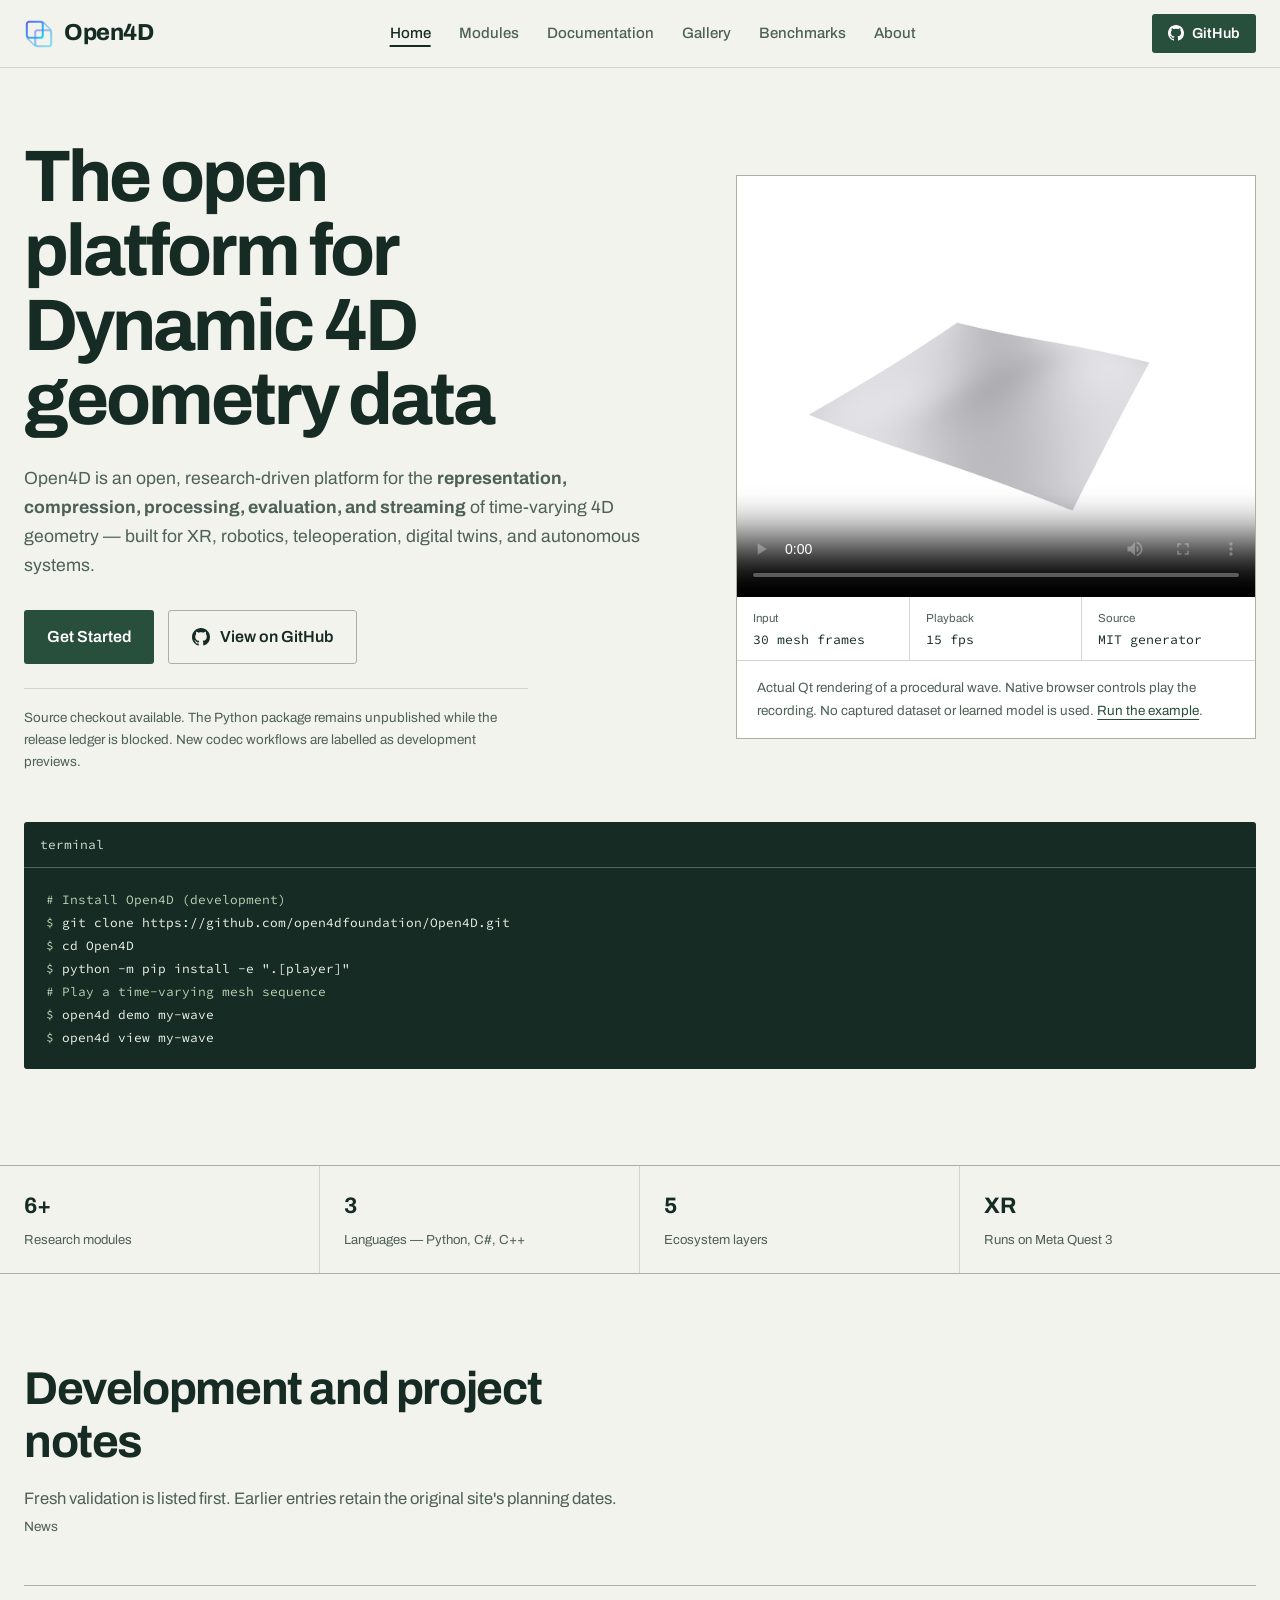
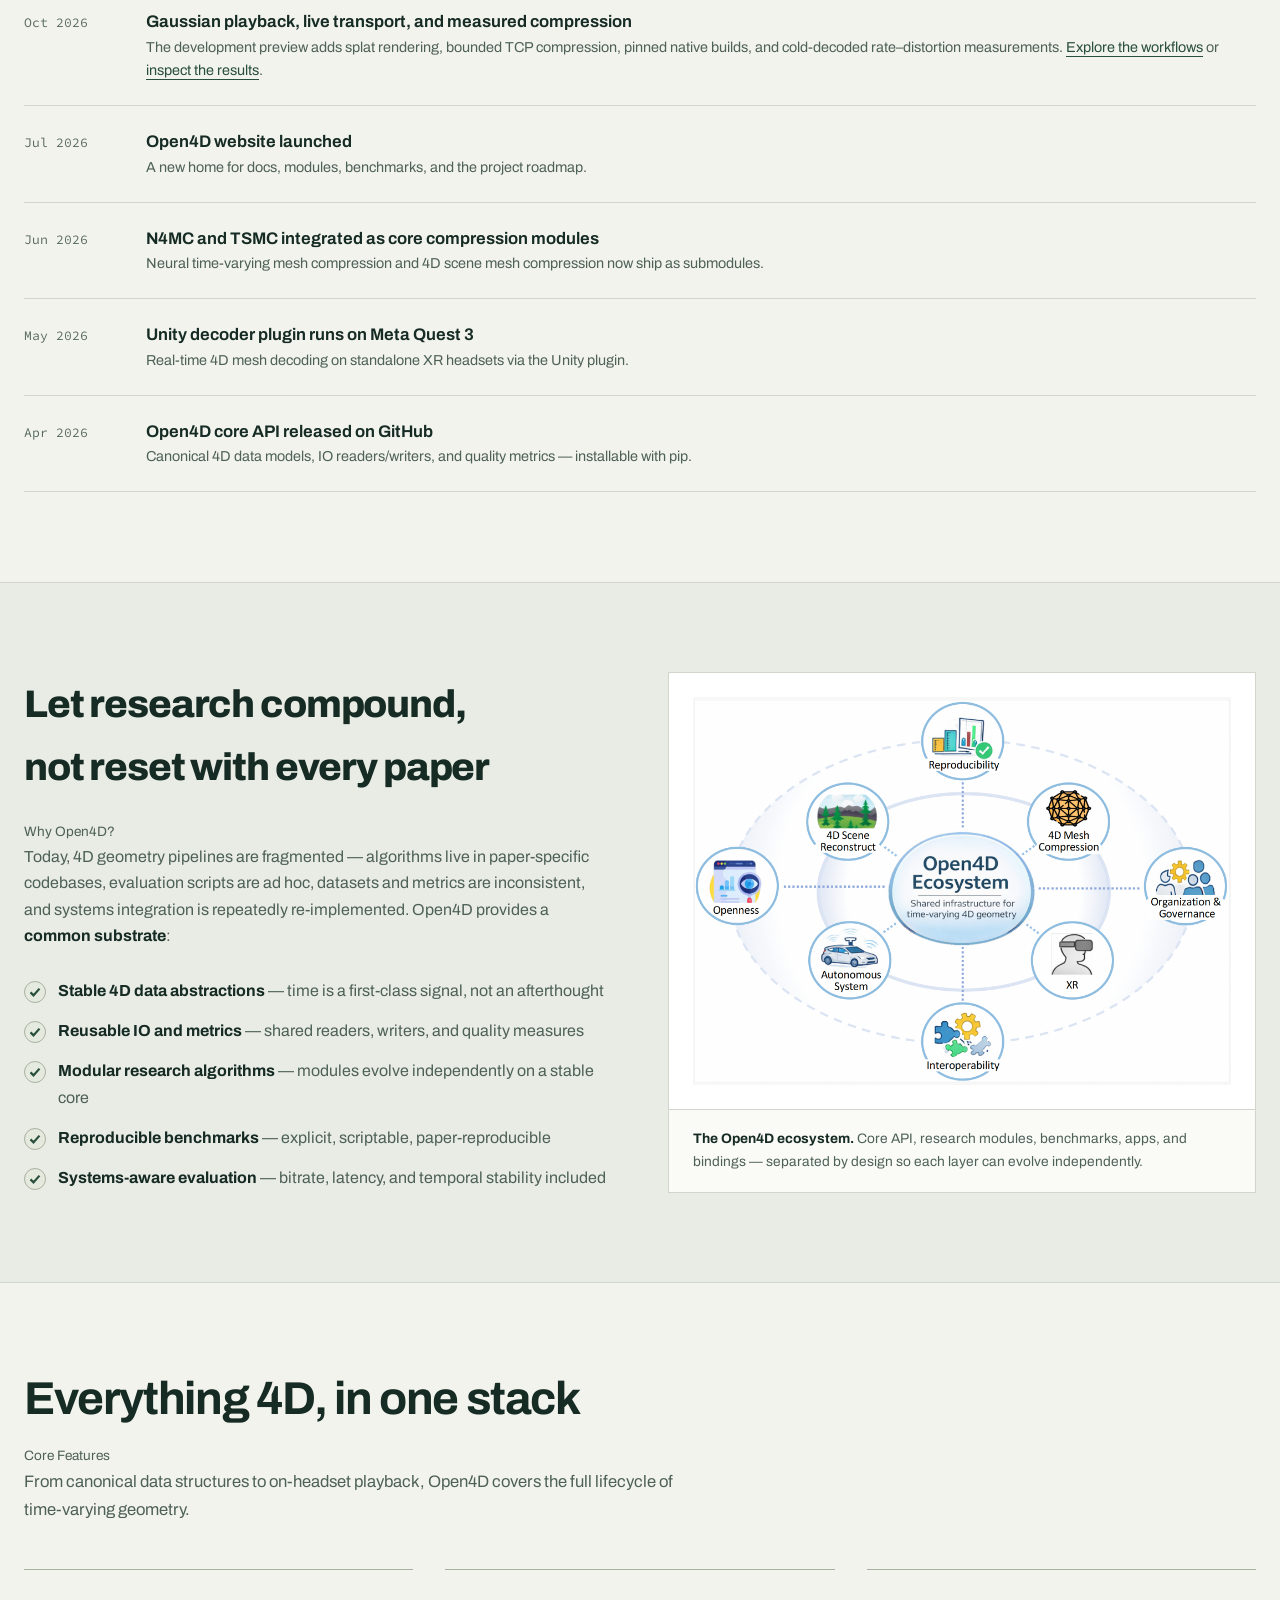
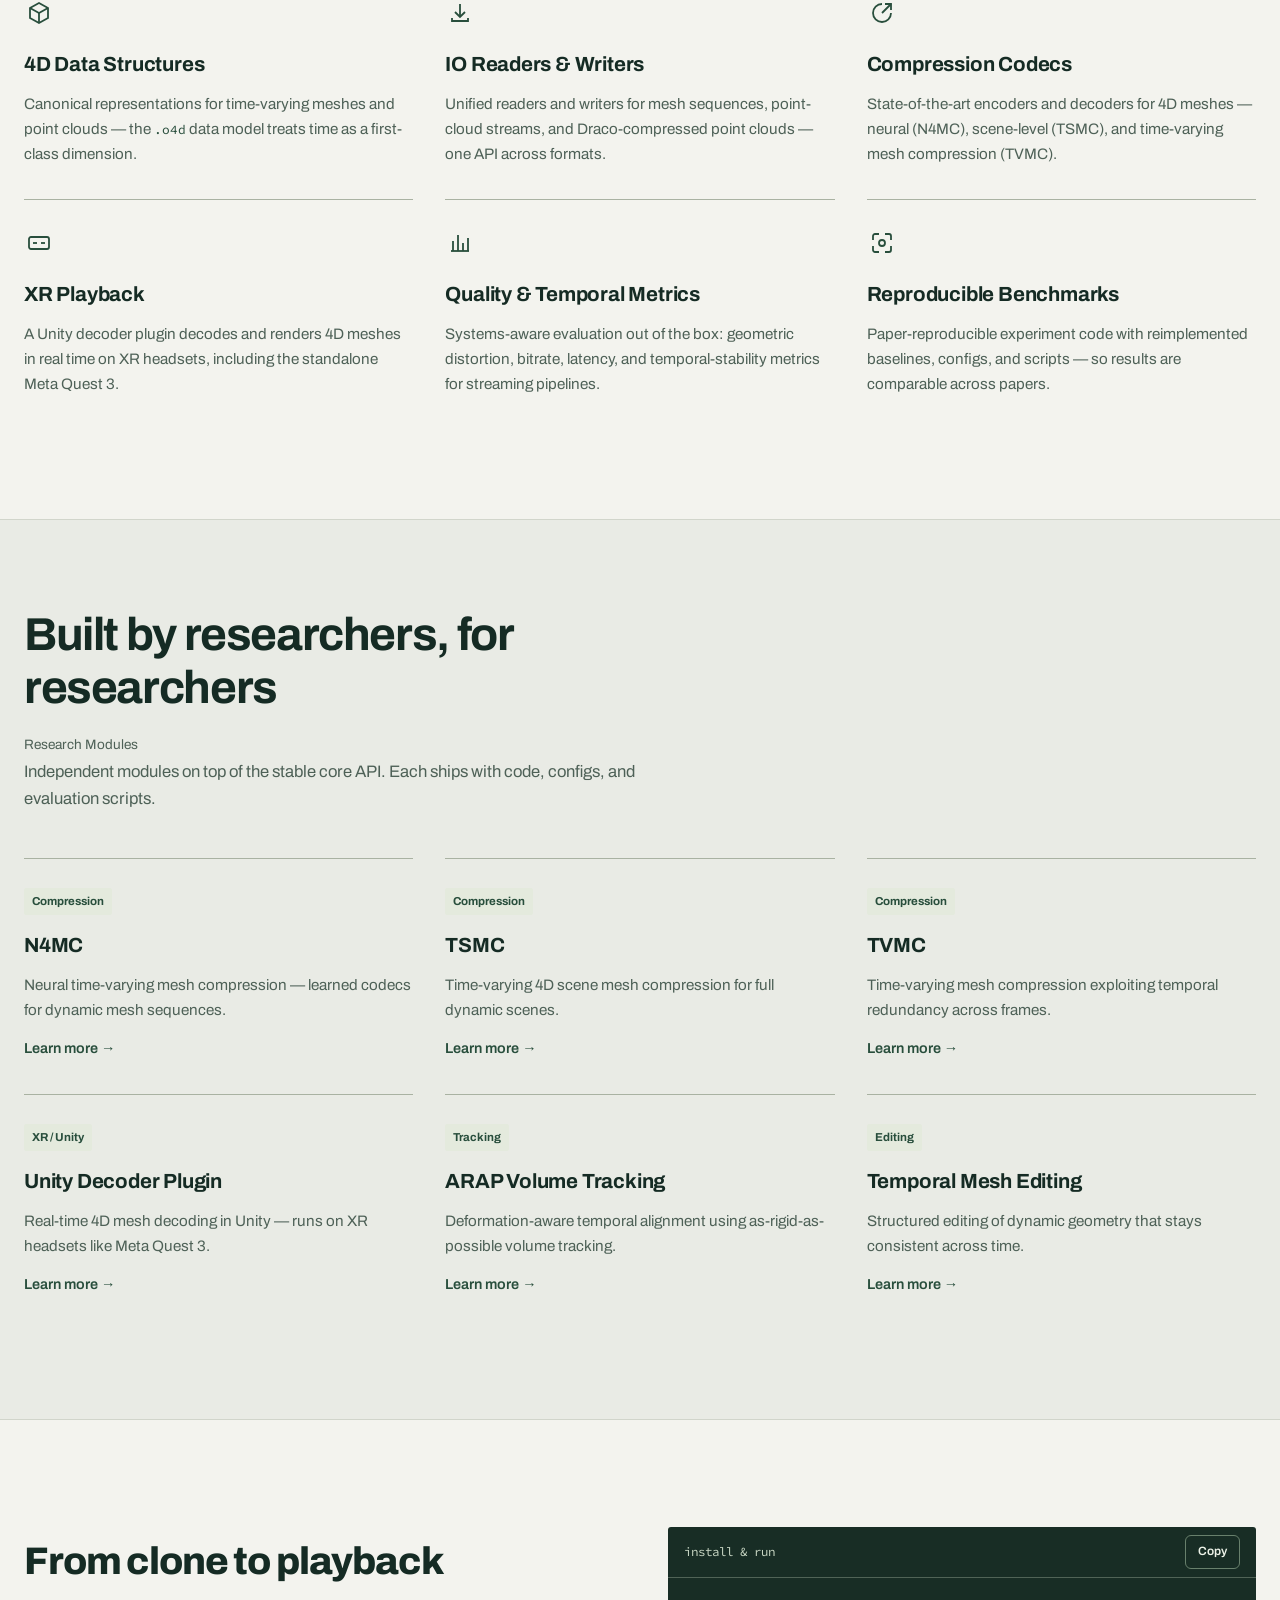
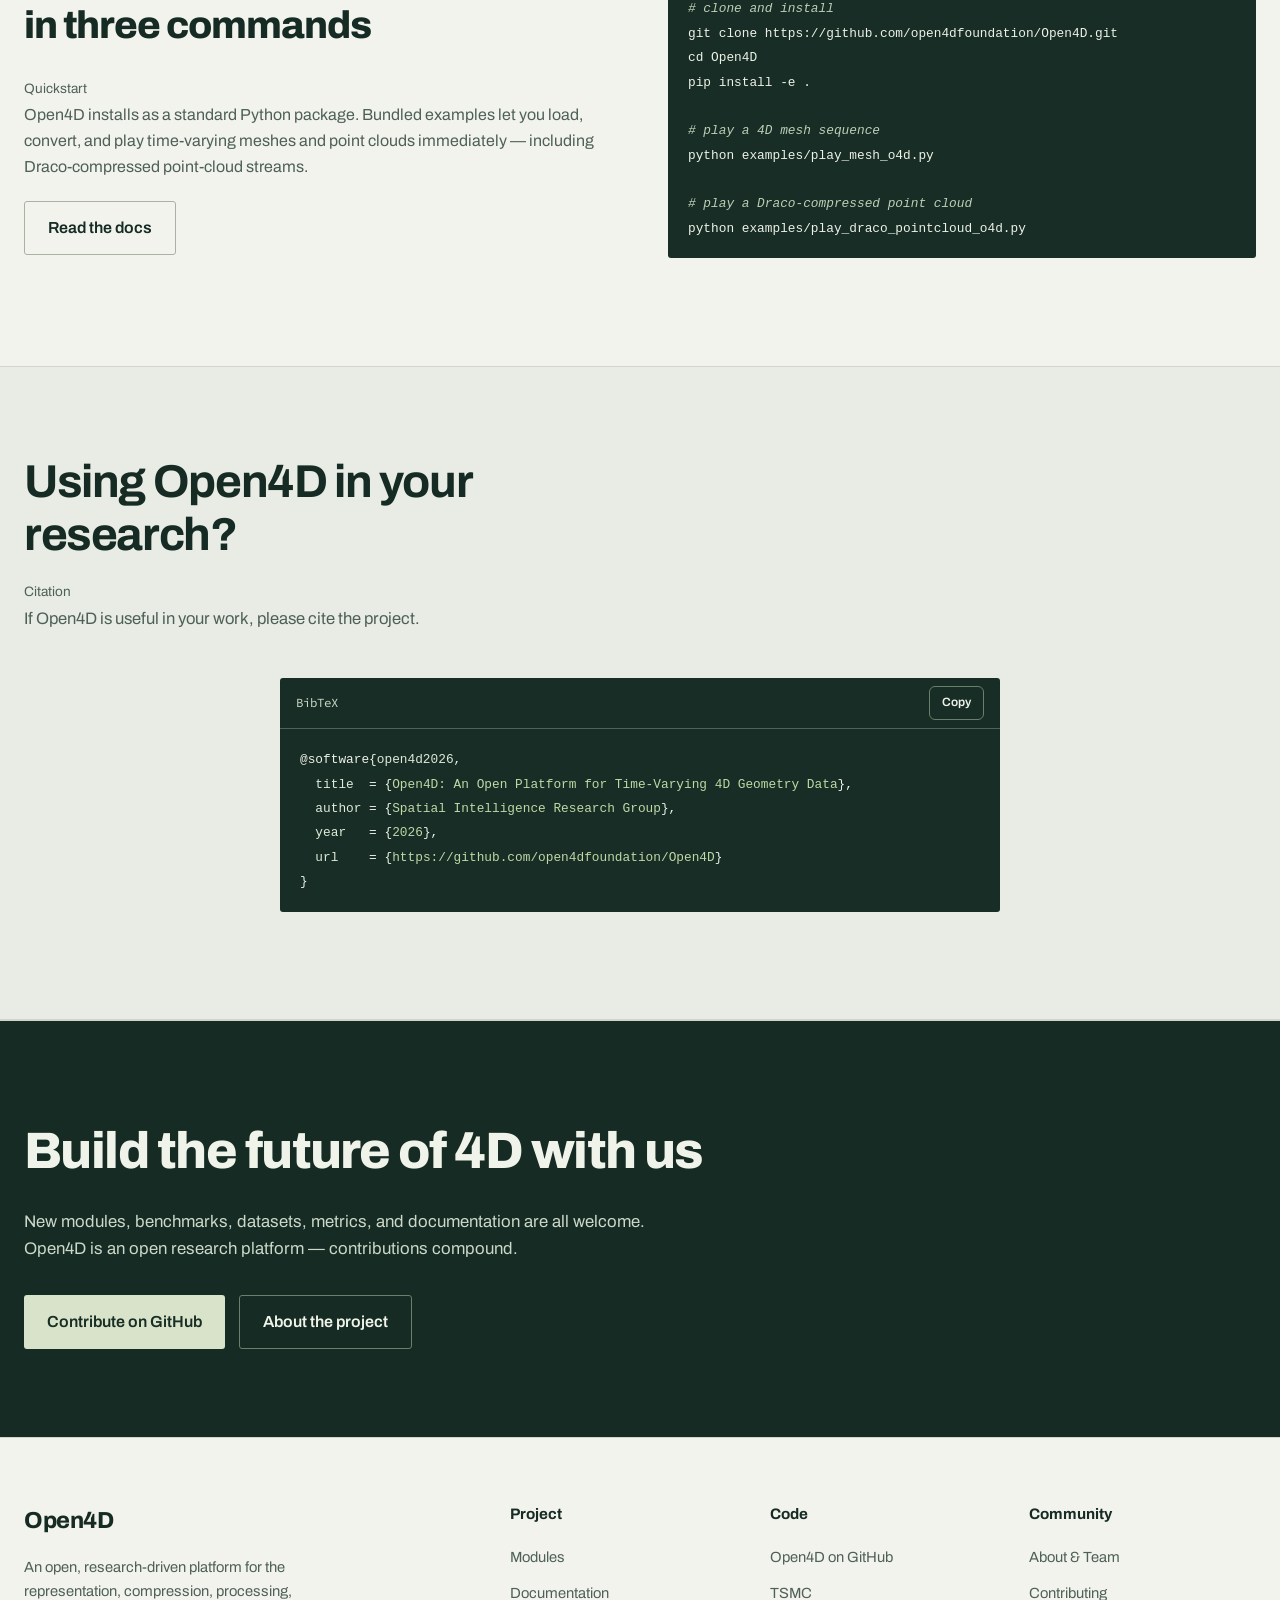
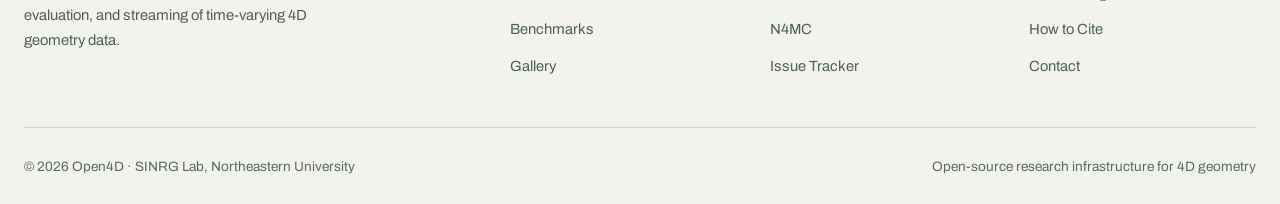
<file: index.html>
<!DOCTYPE html>
<html lang="en">
<head>
  <meta charset="UTF-8" />
  <meta name="viewport" content="width=device-width, initial-scale=1.0" />
  <title>Open4D — An Open Platform for 4D Geometry Data</title>
  <meta name="description" content="Open4D is an open, research-driven platform for the representation, compression, processing, evaluation, and streaming of time-varying 4D geometry data." />
  <link rel="stylesheet" href="css/style.css" />
  <meta name="theme-color" content="#f3f3ee" />
  <link rel="canonical" href="https://open4dfoundation.github.io/" />
  <link rel="icon" type="image/svg+xml" href="assets/favicon.svg" />
</head>
<body>
  <a class="skip-link" href="#main-content">Skip to content</a>

  <!-- ============ NAV ============ -->
  <header class="nav">
    <div class="nav-inner">
      <a href="index.html" class="nav-logo">
        <svg class="logo-mark" viewBox="0 0 32 32" xmlns="http://www.w3.org/2000/svg" aria-hidden="true">
          <defs>
            <linearGradient id="logo-grad" x1="0" y1="0" x2="1" y2="1">
              <stop offset="0" stop-color="#6366f1"/><stop offset="1" stop-color="#22d3ee"/>
            </linearGradient>
          </defs>
          <rect x="3" y="3" width="17" height="17" rx="2.5" fill="none" stroke="url(#logo-grad)" stroke-width="2.2"/>
          <rect x="12" y="12" width="17" height="17" rx="2.5" fill="none" stroke="url(#logo-grad)" stroke-width="2.2" opacity="0.55"/>
          <line x1="20" y1="3" x2="29" y2="12" stroke="url(#logo-grad)" stroke-width="1.6" opacity="0.55"/>
          <line x1="3" y1="20" x2="12" y2="29" stroke="url(#logo-grad)" stroke-width="1.6" opacity="0.55"/>
        </svg>
        <span>Open<span class="logo-4d">4D</span></span>
      </a>
      <nav aria-label="Primary navigation">
        <ul class="nav-links" id="nav-links">
          <li><a href="index.html" class="active" aria-current="page">Home</a></li>
          <li><a href="modules.html">Modules</a></li>
          <li><a href="documentation.html">Documentation</a></li>
          <li><a href="gallery.html">Gallery</a></li>
          <li><a href="benchmarks.html">Benchmarks</a></li>
          <li><a href="about.html">About</a></li>
        </ul>
      </nav>
      <a class="nav-cta" href="https://github.com/open4dfoundation/Open4D" target="_blank" rel="noopener">
        <svg viewBox="0 0 16 16" aria-hidden="true"><path d="M8 0C3.58 0 0 3.58 0 8c0 3.54 2.29 6.53 5.47 7.59.4.07.55-.17.55-.38 0-.19-.01-.82-.01-1.49-2.01.37-2.53-.49-2.69-.94-.09-.23-.48-.94-.82-1.13-.28-.15-.68-.52-.01-.53.63-.01 1.08.58 1.23.82.72 1.21 1.87.87 2.33.66.07-.52.28-.87.51-1.07-1.78-.2-3.64-.89-3.64-3.95 0-.87.31-1.59.82-2.15-.08-.2-.36-1.02.08-2.12 0 0 .67-.21 2.2.82.64-.18 1.32-.27 2-.27s1.36.09 2 .27c1.53-1.04 2.2-.82 2.2-.82.44 1.1.16 1.92.08 2.12.51.56.82 1.27.82 2.15 0 3.07-1.87 3.75-3.65 3.95.29.25.54.73.54 1.48 0 1.07-.01 1.93-.01 2.2 0 .21.15.46.55.38A8.01 8.01 0 0 0 16 8c0-4.42-3.58-8-8-8z"/></svg>
        GitHub
      </a>
      <button class="nav-toggle" id="nav-toggle" aria-label="Open navigation" aria-expanded="false" aria-controls="nav-links"><svg viewBox="0 0 24 24" aria-hidden="true"><path d="M4 6h16M4 12h16M4 18h16"/></svg></button>
    </div>
  </header>

  <main id="main-content">

  <!-- ============ HERO ============ -->
  <section class="hero">
    <div class="hero-bg"></div>
    <div class="hero-grid"></div>
    <div class="container">
      <div class="hero-layout">
      <div>
      <h1>The open platform for<br /><span class="gradient-text">Dynamic 4D geometry data</span></h1>
      <p class="hero-sub">
        Open4D is an open, research-driven platform for the <strong>representation, compression, processing,
        evaluation, and streaming</strong> of time-varying 4D geometry — built for XR, robotics, teleoperation,
        digital twins, and autonomous systems.
      </p>
      <div class="hero-actions">
        <a href="documentation.html" class="btn btn-primary">Get Started</a>
        <a href="https://github.com/open4dfoundation/Open4D" target="_blank" rel="noopener" class="btn btn-secondary">
          <svg viewBox="0 0 16 16" aria-hidden="true"><path d="M8 0C3.58 0 0 3.58 0 8c0 3.54 2.29 6.53 5.47 7.59.4.07.55-.17.55-.38 0-.19-.01-.82-.01-1.49-2.01.37-2.53-.49-2.69-.94-.09-.23-.48-.94-.82-1.13-.28-.15-.68-.52-.01-.53.63-.01 1.08.58 1.23.82.72 1.21 1.87.87 2.33.66.07-.52.28-.87.51-1.07-1.78-.2-3.64-.89-3.64-3.95 0-.87.31-1.59.82-2.15-.08-.2-.36-1.02.08-2.12 0 0 .67-.21 2.2.82.64-.18 1.32-.27 2-.27s1.36.09 2 .27c1.53-1.04 2.2-.82 2.2-.82.44 1.1.16 1.92.08 2.12.51.56.82 1.27.82 2.15 0 3.07-1.87 3.75-3.65 3.95.29.25.54.73.54 1.48 0 1.07-.01 1.93-.01 2.2 0 .21.15.46.55.38A8.01 8.01 0 0 0 16 8c0-4.42-3.58-8-8-8z"/></svg>
          View on GitHub
        </a>
      </div>
      <p class="release-note">Source checkout available. The Python package remains unpublished while the release ledger is blocked. New codec workflows are labelled as development previews.</p>
      </div>
      <figure class="viewer-proof">
        <video controls playsinline preload="metadata" poster="assets/media/wave-poster.png" width="640" height="520" aria-label="Open4D viewer rendering a generated mesh wave">
          <source src="assets/media/open4d-wave.mp4" type="video/mp4" />
          Your browser cannot play this video. <a href="assets/media/open4d-wave.mp4">Download the generated wave recording</a>.
        </video>
        <dl class="proof-ledger"><div><dt>Input</dt><dd>30 mesh frames</dd></div><div><dt>Playback</dt><dd>15 fps</dd></div><div><dt>Source</dt><dd>MIT generator</dd></div></dl>
        <figcaption>Actual Qt rendering of a procedural wave. Native browser controls play the recording. No captured dataset or learned model is used. <a href="documentation.html#sequence-api">Run the example</a>.</figcaption>
      </figure>
      </div>
      <div class="hero-terminal">
        <div class="term-bar">
          <span class="term-dot"></span><span class="term-dot"></span><span class="term-dot"></span>
          <span class="term-title">terminal</span>
        </div>
        <pre tabindex="0" aria-label="Source setup commands"><span class="comment"># Install Open4D (development)</span>
<span class="prompt">$</span> git clone https://github.com/open4dfoundation/Open4D.git
<span class="prompt">$</span> cd Open4D
<span class="prompt">$</span> python -m pip install -e ".[player]"
<span class="comment"># Play a time-varying mesh sequence</span>
<span class="prompt">$</span> open4d demo my-wave
<span class="prompt">$</span> open4d view my-wave</pre>
      </div>
    </div>
  </section>

  <!-- ============ STATS ============ -->
  <div class="stats-strip">
    <div class="stat"><div class="stat-num">6+</div><div class="stat-label">Research modules</div></div>
    <div class="stat"><div class="stat-num">3</div><div class="stat-label">Languages — Python, C#, C++</div></div>
    <div class="stat"><div class="stat-num">5</div><div class="stat-label">Ecosystem layers</div></div>
    <div class="stat"><div class="stat-num">XR</div><div class="stat-label">Runs on Meta Quest 3</div></div>
  </div>

  <!-- ============ NEWS ============ -->
  <section class="section">
    <div class="container">
      <div class="section-head left">
        <h2>Development and project notes</h2>
        <p>Fresh validation is listed first. Earlier entries retain the original site's planning dates.</p>
        <span class="section-context">News</span>
      </div>
      <div class="news-list reveal">
        <div class="news-item"><span class="news-date">Oct 2026</span><div><h3>Gaussian playback, live transport, and measured compression</h3><p>The development preview adds splat rendering, bounded TCP compression, pinned native builds, and cold-decoded rate–distortion measurements. <a href="documentation.html#development-workflows">Explore the workflows</a> or <a href="benchmarks.html#measured-results">inspect the results</a>.</p></div></div>
        <div class="news-item">
          <span class="news-date">Jul 2026</span>
          <div><h3>Open4D website launched</h3><p>A new home for docs, modules, benchmarks, and the project roadmap.</p></div>
        </div>
        <div class="news-item">
          <span class="news-date">Jun 2026</span>
          <div><h3>N4MC and TSMC integrated as core compression modules</h3><p>Neural time-varying mesh compression and 4D scene mesh compression now ship as submodules.</p></div>
        </div>
        <div class="news-item">
          <span class="news-date">May 2026</span>
          <div><h3>Unity decoder plugin runs on Meta Quest 3</h3><p>Real-time 4D mesh decoding on standalone XR headsets via the Unity plugin.</p></div>
        </div>
        <div class="news-item">
          <span class="news-date">Apr 2026</span>
          <div><h3>Open4D core API released on GitHub</h3><p>Canonical 4D data models, IO readers/writers, and quality metrics — installable with pip.</p></div>
        </div>
      </div>
    </div>
  </section>

  <!-- ============ WHY OPEN4D ============ -->
  <section class="section section-alt">
    <div class="container split">
      <div class="reveal">
        <h2 style="font-size: clamp(1.8rem, 4vw, 2.4rem); font-weight: 800; letter-spacing: -0.03em; margin-bottom: 18px;">
          Let research compound,<br />not reset with every paper
        </h2>
        <span class="section-context">Why Open4D?</span>
        <p style="color: var(--text-muted); margin-bottom: 28px;">
          Today, 4D geometry pipelines are fragmented — algorithms live in paper-specific codebases,
          evaluation scripts are ad hoc, datasets and metrics are inconsistent, and systems integration
          is repeatedly re-implemented. Open4D provides a <strong style="color: var(--text);">common substrate</strong>:
        </p>
        <ul class="checklist">
          <li><span class="check"><svg viewBox="0 0 16 16"><path d="M2 8.5 6 12.5 14 3.5"/></svg></span><span><strong>Stable 4D data abstractions</strong> — time is a first-class signal, not an afterthought</span></li>
          <li><span class="check"><svg viewBox="0 0 16 16"><path d="M2 8.5 6 12.5 14 3.5"/></svg></span><span><strong>Reusable IO and metrics</strong> — shared readers, writers, and quality measures</span></li>
          <li><span class="check"><svg viewBox="0 0 16 16"><path d="M2 8.5 6 12.5 14 3.5"/></svg></span><span><strong>Modular research algorithms</strong> — modules evolve independently on a stable core</span></li>
          <li><span class="check"><svg viewBox="0 0 16 16"><path d="M2 8.5 6 12.5 14 3.5"/></svg></span><span><strong>Reproducible benchmarks</strong> — explicit, scriptable, paper-reproducible</span></li>
          <li><span class="check"><svg viewBox="0 0 16 16"><path d="M2 8.5 6 12.5 14 3.5"/></svg></span><span><strong>Systems-aware evaluation</strong> — bitrate, latency, and temporal stability included</span></li>
        </ul>
      </div>
      <figure class="figure-block reveal">
        <div class="figure-media"><img src="assets/open4d-ecosystem.png" alt="Open4D ecosystem layers diagram" /></div>
        <figcaption><strong>The Open4D ecosystem.</strong> Core API, research modules, benchmarks, apps, and bindings — separated by design so each layer can evolve independently.</figcaption>
      </figure>
    </div>
  </section>

  <!-- ============ FEATURES ============ -->
  <section class="section">
    <div class="container">
      <div class="section-head">
        <h2>Everything 4D, in one stack</h2>
        <span class="section-context">Core Features</span>
        <p>From canonical data structures to on-headset playback, Open4D covers the full lifecycle of time-varying geometry.</p>
      </div>
      <div class="grid grid-3">
        <div class="card reveal">
          <div class="card-icon"><svg viewBox="0 0 24 24"><path d="M12 2 3 7v10l9 5 9-5V7l-9-5z"/><path d="M3 7l9 5 9-5"/><path d="M12 12v10"/></svg></div>
          <h3>4D Data Structures</h3>
          <p>Canonical representations for time-varying meshes and point clouds — the <code style="font-family: var(--mono); font-size: 0.85em; color: var(--accent);">.o4d</code> data model treats time as a first-class dimension.</p>
        </div>
        <div class="card reveal">
          <div class="card-icon"><svg viewBox="0 0 24 24"><path d="M4 17v3h16v-3"/><path d="M12 3v13"/><path d="M7 11l5 5 5-5"/></svg></div>
          <h3>IO Readers &amp; Writers</h3>
          <p>Unified readers and writers for mesh sequences, point-cloud streams, and Draco-compressed point clouds — one API across formats.</p>
        </div>
        <div class="card reveal">
          <div class="card-icon"><svg viewBox="0 0 24 24"><path d="M21 12a9 9 0 1 1-9-9"/><path d="M21 3l-9 9"/><path d="M15 3h6v6"/></svg></div>
          <h3>Compression Codecs</h3>
          <p>State-of-the-art encoders and decoders for 4D meshes — neural (N4MC), scene-level (TSMC), and time-varying mesh compression (TVMC).</p>
        </div>
        <div class="card reveal">
          <div class="card-icon"><svg viewBox="0 0 24 24"><rect x="2" y="6" width="20" height="12" rx="2"/><path d="M6 12h4"/><path d="M14 12h4"/></svg></div>
          <h3>XR Playback</h3>
          <p>A Unity decoder plugin decodes and renders 4D meshes in real time on XR headsets, including the standalone Meta Quest 3.</p>
        </div>
        <div class="card reveal">
          <div class="card-icon"><svg viewBox="0 0 24 24"><path d="M3 20h18"/><path d="M5 20V10"/><path d="M10 20V4"/><path d="M15 20v-8"/><path d="M20 20V7"/></svg></div>
          <h3>Quality &amp; Temporal Metrics</h3>
          <p>Systems-aware evaluation out of the box: geometric distortion, bitrate, latency, and temporal-stability metrics for streaming pipelines.</p>
        </div>
        <div class="card reveal">
          <div class="card-icon"><svg viewBox="0 0 24 24"><path d="M9 3H5a2 2 0 0 0-2 2v4"/><path d="M15 3h4a2 2 0 0 1 2 2v4"/><path d="M9 21H5a2 2 0 0 1-2-2v-4"/><path d="M15 21h4a2 2 0 0 0 2-2v-4"/><circle cx="12" cy="12" r="3"/></svg></div>
          <h3>Reproducible Benchmarks</h3>
          <p>Paper-reproducible experiment code with reimplemented baselines, configs, and scripts — so results are comparable across papers.</p>
        </div>
      </div>
    </div>
  </section>

  <!-- ============ MODULES PREVIEW ============ -->
  <section class="section section-alt">
    <div class="container">
      <div class="section-head">
        <h2>Built by researchers, for researchers</h2>
        <span class="section-context">Research Modules</span>
        <p>Independent modules on top of the stable core API. Each ships with code, configs, and evaluation scripts.</p>
      </div>
      <div class="grid grid-3">
        <div class="card reveal">
          <span class="card-tag tag-core">Compression</span>
          <h3>N4MC</h3>
          <p>Neural time-varying mesh compression — learned codecs for dynamic mesh sequences.</p>
          <a class="card-link" href="modules.html#n4mc">Learn more →</a>
        </div>
        <div class="card reveal">
          <span class="card-tag tag-core">Compression</span>
          <h3>TSMC</h3>
          <p>Time-varying 4D scene mesh compression for full dynamic scenes.</p>
          <a class="card-link" href="modules.html#tsmc">Learn more →</a>
        </div>
        <div class="card reveal">
          <span class="card-tag tag-core">Compression</span>
          <h3>TVMC</h3>
          <p>Time-varying mesh compression exploiting temporal redundancy across frames.</p>
          <a class="card-link" href="modules.html#tvmc">Learn more →</a>
        </div>
        <div class="card reveal">
          <span class="card-tag tag-app">XR / Unity</span>
          <h3>Unity Decoder Plugin</h3>
          <p>Real-time 4D mesh decoding in Unity — runs on XR headsets like Meta Quest 3.</p>
          <a class="card-link" href="modules.html#unity">Learn more →</a>
        </div>
        <div class="card reveal">
          <span class="card-tag tag-module">Tracking</span>
          <h3>ARAP Volume Tracking</h3>
          <p>Deformation-aware temporal alignment using as-rigid-as-possible volume tracking.</p>
          <a class="card-link" href="modules.html#arap">Learn more →</a>
        </div>
        <div class="card reveal">
          <span class="card-tag tag-module">Editing</span>
          <h3>Temporal Mesh Editing</h3>
          <p>Structured editing of dynamic geometry that stays consistent across time.</p>
          <a class="card-link" href="modules.html#editing">Learn more →</a>
        </div>
      </div>
    </div>
  </section>

  <!-- ============ QUICKSTART ============ -->
  <section class="section">
    <div class="container split">
      <div class="reveal">
        <h2 style="font-size: clamp(1.8rem, 4vw, 2.4rem); font-weight: 800; letter-spacing: -0.03em; margin-bottom: 18px;">
          From clone to playback<br />in three commands
        </h2>
        <span class="section-context">Quickstart</span>
        <p style="color: var(--text-muted); margin-bottom: 20px;">
          Open4D installs as a standard Python package. Bundled examples let you load, convert, and play
          time-varying meshes and point clouds immediately — including Draco-compressed point-cloud streams.
        </p>
        <a href="documentation.html" class="btn btn-secondary">Read the docs</a>
      </div>
      <div class="reveal">
        <div class="code-block">
          <div class="code-head"><span>install &amp; run</span><button class="copy-btn">Copy</button></div>
          <pre><code><span class="cm"># clone and install</span>
git clone https://github.com/open4dfoundation/Open4D.git
cd Open4D
pip install -e .

<span class="cm"># play a 4D mesh sequence</span>
python examples/play_mesh_o4d.py

<span class="cm"># play a Draco-compressed point cloud</span>
python examples/play_draco_pointcloud_o4d.py</code></pre>
        </div>
      </div>
    </div>
  </section>

  <!-- ============ CITATION ============ -->
  <section class="section section-alt">
    <div class="container">
      <div class="section-head">
        <h2>Using Open4D in your research?</h2>
        <span class="section-context">Citation</span>
        <p>If Open4D is useful in your work, please cite the project.</p>
      </div>
      <div style="max-width: 720px; margin: 0 auto;" class="reveal">
        <div class="code-block">
          <div class="code-head"><span>BibTeX</span><button class="copy-btn">Copy</button></div>
          <pre><code>@software{<span class="fn">open4d2026</span>,
  <span class="kw">title</span>  = {<span class="str">Open4D: An Open Platform for Time-Varying 4D Geometry Data</span>},
  <span class="kw">author</span> = {<span class="str">Spatial Intelligence Research Group</span>},
  <span class="kw">year</span>   = {<span class="num">2026</span>},
  <span class="kw">url</span>    = {<span class="str">https://github.com/open4dfoundation/Open4D</span>}
}</code></pre>
        </div>
      </div>
    </div>
  </section>

  <!-- ============ CTA ============ -->
  <section class="cta-band">
    <h2>Build the future of 4D with us</h2>
    <p>New modules, benchmarks, datasets, metrics, and documentation are all welcome. Open4D is an open research platform — contributions compound.</p>
    <div class="hero-actions" style="margin-bottom: 0;">
      <a href="https://github.com/open4dfoundation/Open4D" target="_blank" rel="noopener" class="btn btn-primary">Contribute on GitHub</a>
      <a href="about.html" class="btn btn-secondary">About the project</a>
    </div>
  </section>

  <!-- ============ FOOTER ============ -->
  </main>

  <footer class="footer">
    <div class="container">
      <div class="footer-grid">
        <div class="footer-brand">
          <a href="index.html" class="nav-logo"><span>Open<span class="logo-4d">4D</span></span></a>
          <p>An open, research-driven platform for the representation, compression, processing, evaluation, and streaming of time-varying 4D geometry data.</p>
        </div>
        <div>
          <h5>Project</h5>
          <ul>
            <li><a href="modules.html">Modules</a></li>
            <li><a href="documentation.html">Documentation</a></li>
            <li><a href="benchmarks.html">Benchmarks</a></li>
            <li><a href="gallery.html">Gallery</a></li>
          </ul>
        </div>
        <div>
          <h5>Code</h5>
          <ul>
            <li><a href="https://github.com/open4dfoundation/Open4D" target="_blank" rel="noopener">Open4D on GitHub</a></li>
            <li><a href="https://github.com/SINRG-Lab/TSMC" target="_blank" rel="noopener">TSMC</a></li>
            <li><a href="https://github.com/frozzzen3/N4MC" target="_blank" rel="noopener">N4MC</a></li>
            <li><a href="https://github.com/open4dfoundation/Open4D/issues" target="_blank" rel="noopener">Issue Tracker</a></li>
          </ul>
        </div>
        <div>
          <h5>Community</h5>
          <ul>
            <li><a href="about.html">About &amp; Team</a></li>
            <li><a href="about.html#contributing">Contributing</a></li>
            <li><a href="about.html#citation">How to Cite</a></li>
            <li><a href="mailto:m.dasari@northeastern.edu">Contact</a></li>
          </ul>
        </div>
      </div>
      <div class="footer-bottom">
        <span>© 2026 Open4D · SINRG Lab, Northeastern University</span>
        <span>Open-source research infrastructure for 4D geometry</span>
      </div>
    </div>
  </footer>

  <script src="js/main.js"></script>
</body>
</html>
</file>
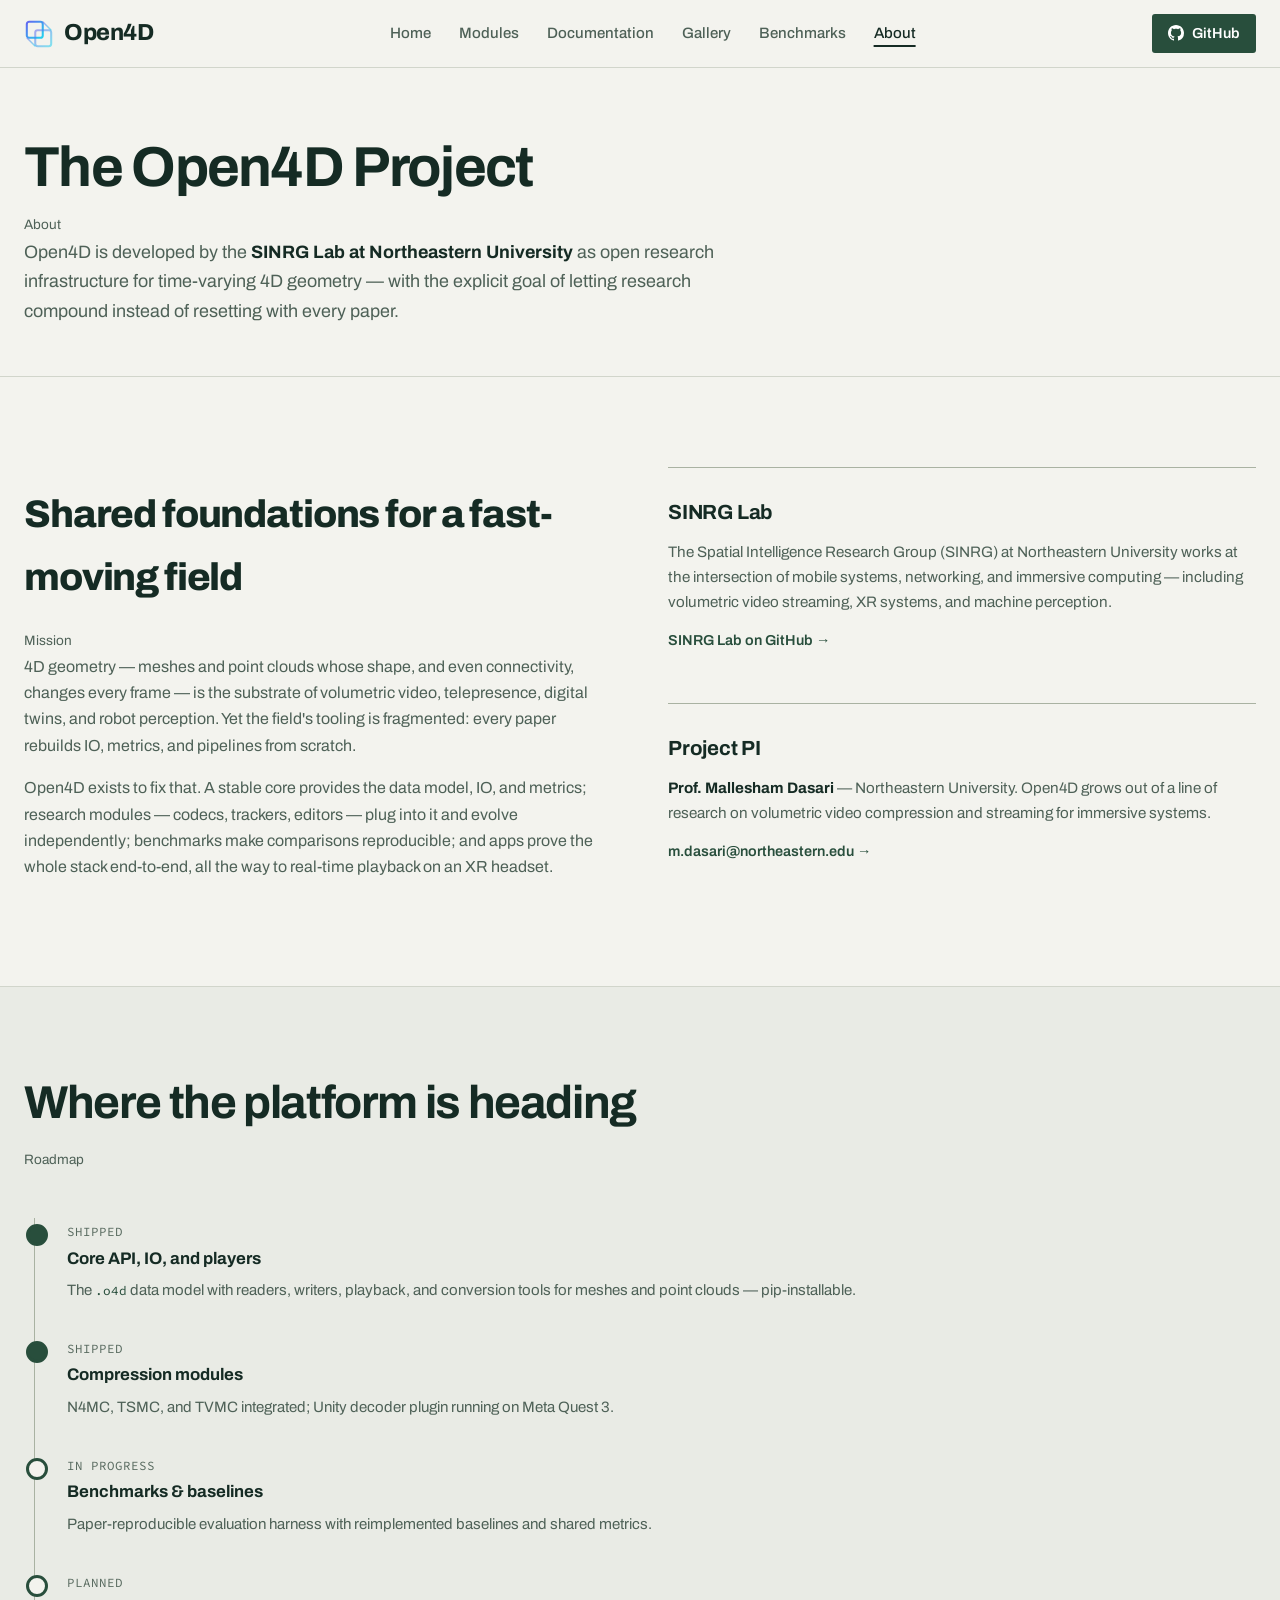
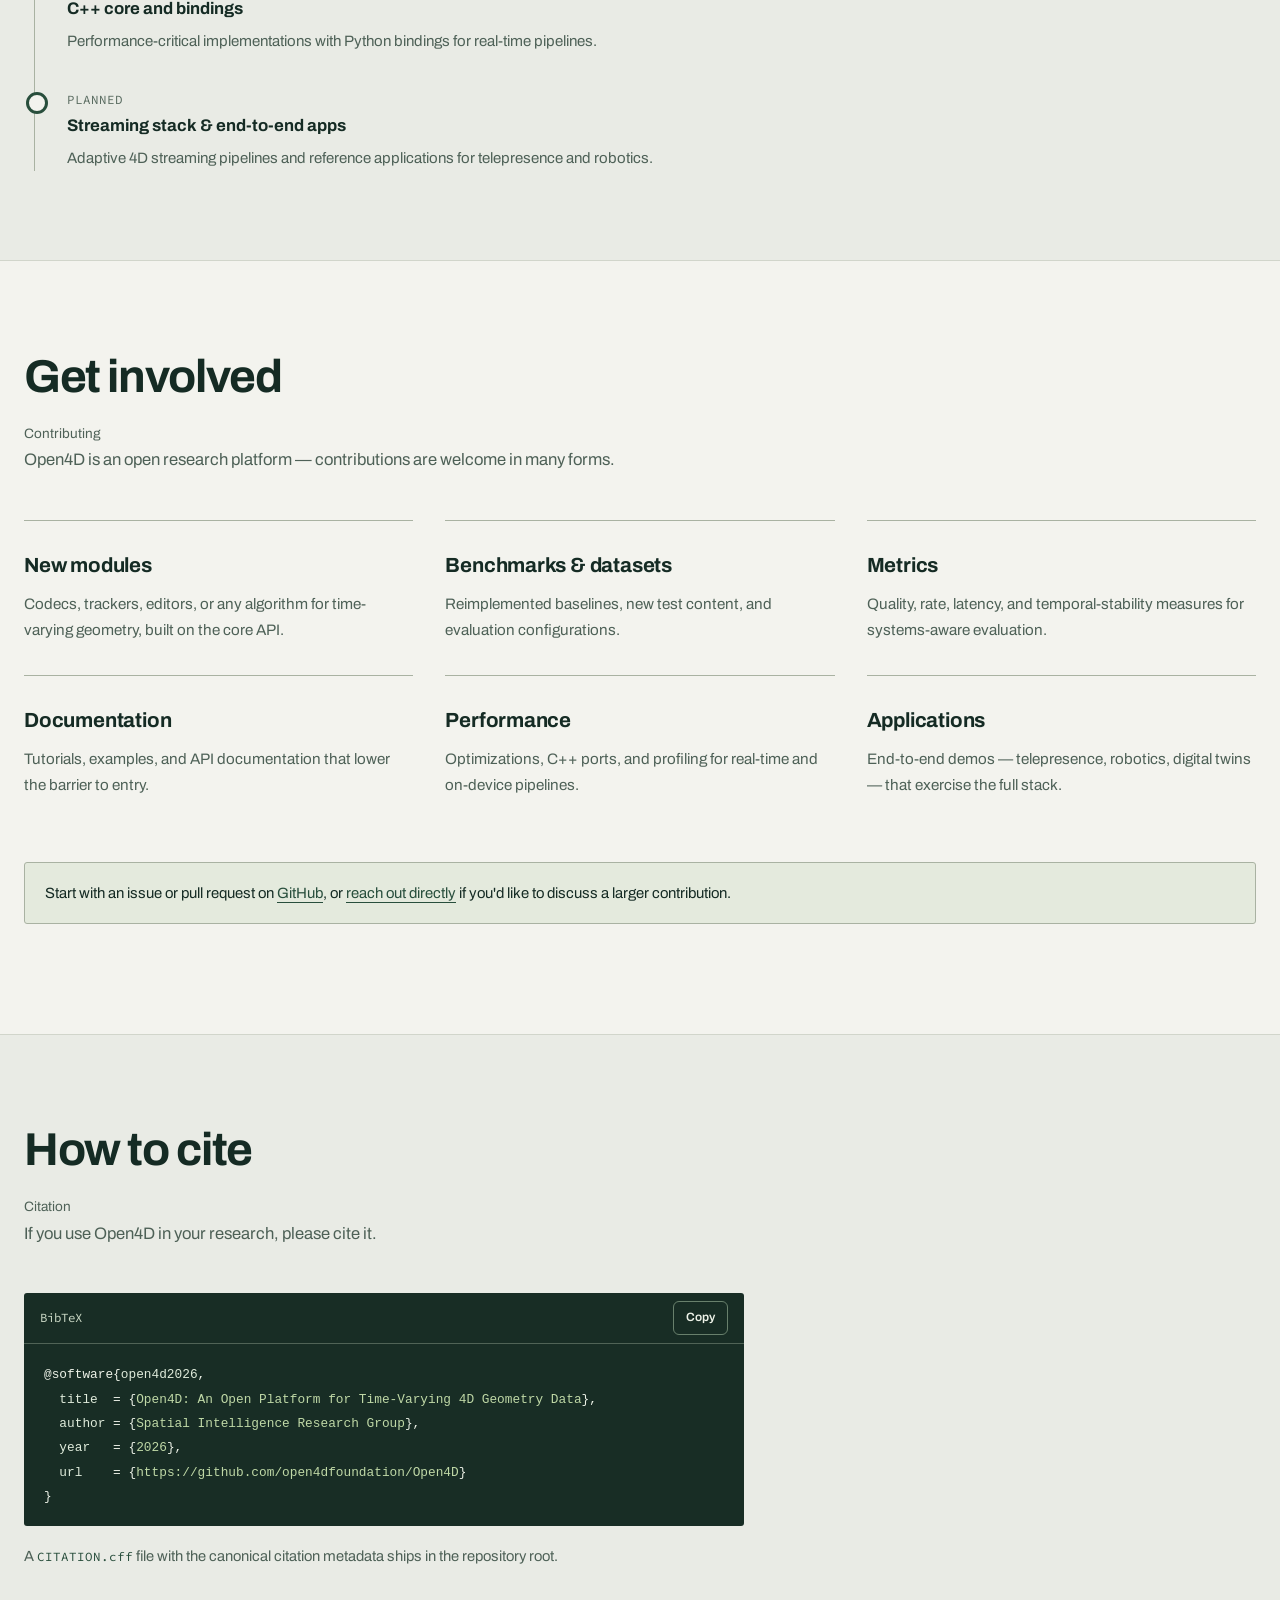
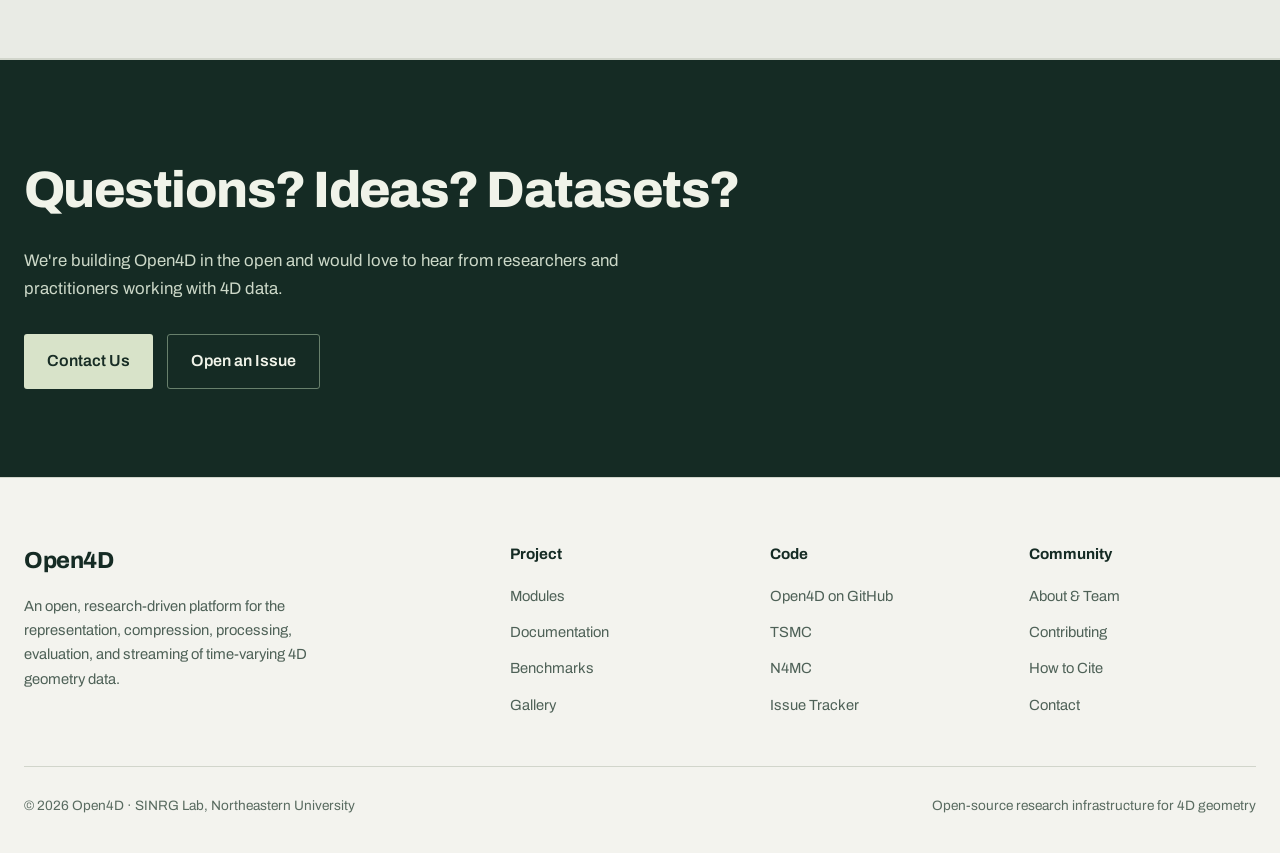
<file: about.html>
<!DOCTYPE html>
<html lang="en">
<head>
  <meta charset="UTF-8" />
  <meta name="viewport" content="width=device-width, initial-scale=1.0" />
  <title>About — Open4D</title>
  <meta name="description" content="About the Open4D project: mission, team, roadmap, contributing, and how to cite." />
  <link rel="stylesheet" href="css/style.css" />
  <meta name="theme-color" content="#f3f3ee" />
  <link rel="canonical" href="https://open4dfoundation.github.io/about.html" />
  <link rel="icon" type="image/svg+xml" href="assets/favicon.svg" />
</head>
<body>
  <a class="skip-link" href="#main-content">Skip to content</a>

  <header class="nav">
    <div class="nav-inner">
      <a href="index.html" class="nav-logo">
        <svg class="logo-mark" viewBox="0 0 32 32" xmlns="http://www.w3.org/2000/svg" aria-hidden="true">
          <defs>
            <linearGradient id="logo-grad" x1="0" y1="0" x2="1" y2="1">
              <stop offset="0" stop-color="#6366f1"/><stop offset="1" stop-color="#22d3ee"/>
            </linearGradient>
          </defs>
          <rect x="3" y="3" width="17" height="17" rx="2.5" fill="none" stroke="url(#logo-grad)" stroke-width="2.2"/>
          <rect x="12" y="12" width="17" height="17" rx="2.5" fill="none" stroke="url(#logo-grad)" stroke-width="2.2" opacity="0.55"/>
          <line x1="20" y1="3" x2="29" y2="12" stroke="url(#logo-grad)" stroke-width="1.6" opacity="0.55"/>
          <line x1="3" y1="20" x2="12" y2="29" stroke="url(#logo-grad)" stroke-width="1.6" opacity="0.55"/>
        </svg>
        <span>Open<span class="logo-4d">4D</span></span>
      </a>
      <nav aria-label="Primary navigation">
        <ul class="nav-links" id="nav-links">
          <li><a href="index.html">Home</a></li>
          <li><a href="modules.html">Modules</a></li>
          <li><a href="documentation.html">Documentation</a></li>
          <li><a href="gallery.html">Gallery</a></li>
          <li><a href="benchmarks.html">Benchmarks</a></li>
          <li><a href="about.html" class="active" aria-current="page">About</a></li>
        </ul>
      </nav>
      <a class="nav-cta" href="https://github.com/open4dfoundation/Open4D" target="_blank" rel="noopener">
        <svg viewBox="0 0 16 16" aria-hidden="true"><path d="M8 0C3.58 0 0 3.58 0 8c0 3.54 2.29 6.53 5.47 7.59.4.07.55-.17.55-.38 0-.19-.01-.82-.01-1.49-2.01.37-2.53-.49-2.69-.94-.09-.23-.48-.94-.82-1.13-.28-.15-.68-.52-.01-.53.63-.01 1.08.58 1.23.82.72 1.21 1.87.87 2.33.66.07-.52.28-.87.51-1.07-1.78-.2-3.64-.89-3.64-3.95 0-.87.31-1.59.82-2.15-.08-.2-.36-1.02.08-2.12 0 0 .67-.21 2.2.82.64-.18 1.32-.27 2-.27s1.36.09 2 .27c1.53-1.04 2.2-.82 2.2-.82.44 1.1.16 1.92.08 2.12.51.56.82 1.27.82 2.15 0 3.07-1.87 3.75-3.65 3.95.29.25.54.73.54 1.48 0 1.07-.01 1.93-.01 2.2 0 .21.15.46.55.38A8.01 8.01 0 0 0 16 8c0-4.42-3.58-8-8-8z"/></svg>
        GitHub
      </a>
      <button class="nav-toggle" id="nav-toggle" aria-label="Open navigation" aria-expanded="false" aria-controls="nav-links"><svg viewBox="0 0 24 24" aria-hidden="true"><path d="M4 6h16M4 12h16M4 18h16"/></svg></button>
    </div>
  </header>

  <main id="main-content">

  <section class="page-hero">
    <div class="hero-bg"></div>
    <div class="container">
      <h1>The Open4D Project</h1>
        <span class="section-context">About</span>
      <p>
        Open4D is developed by the <strong style="color: var(--text);">SINRG Lab at Northeastern University</strong>
        as open research infrastructure for time-varying 4D geometry — with the explicit goal of letting
        research compound instead of resetting with every paper.
      </p>
    </div>
  </section>

  <section class="section">
    <div class="container split">
      <div class="reveal">
        <h2 style="font-size: clamp(1.8rem, 4vw, 2.4rem); font-weight: 800; letter-spacing: -0.03em; margin-bottom: 18px;">
          Shared foundations for a fast-moving field
        </h2>
        <span class="section-context">Mission</span>
        <p style="color: var(--text-muted); margin-bottom: 16px;">
          4D geometry — meshes and point clouds whose shape, and even connectivity, changes every frame —
          is the substrate of volumetric video, telepresence, digital twins, and robot perception. Yet
          the field's tooling is fragmented: every paper rebuilds IO, metrics, and pipelines from scratch.
        </p>
        <p style="color: var(--text-muted);">
          Open4D exists to fix that. A stable core provides the data model, IO, and metrics; research
          modules — codecs, trackers, editors — plug into it and evolve independently; benchmarks make
          comparisons reproducible; and apps prove the whole stack end-to-end, all the way to real-time
          playback on an XR headset.
        </p>
      </div>
      <div class="reveal">
        <div class="card" style="margin-bottom: 18px;">
          <h3>SINRG Lab</h3>
          <p>
            The Spatial Intelligence Research Group (SINRG) at Northeastern University works
            at the intersection of mobile systems, networking, and immersive computing — including
            volumetric video streaming, XR systems, and machine perception.
          </p>
          <a class="card-link" href="https://github.com/SINRG-Lab" target="_blank" rel="noopener">SINRG Lab on GitHub →</a>
        </div>
        <div class="card">
          <h3>Project PI</h3>
          <p>
            <strong style="color: var(--text);">Prof. Mallesham Dasari</strong> — Northeastern University.
            Open4D grows out of a line of research on volumetric video compression and streaming for
            immersive systems.
          </p>
          <a class="card-link" href="mailto:m.dasari@northeastern.edu">m.dasari@northeastern.edu →</a>
        </div>
      </div>
    </div>
  </section>

  <section class="section section-alt" id="roadmap">
    <div class="container">
      <div class="section-head left">
        <h2>Where the platform is heading</h2>
        <span class="section-context">Roadmap</span>
      </div>
      <div class="timeline reveal">
        <div class="timeline-item done">
          <span class="when">Shipped</span>
          <h4>Core API, IO, and players</h4>
          <p>The <code style="font-family: var(--mono); font-size: 0.85em; color: var(--accent);">.o4d</code> data model with readers, writers, playback, and conversion tools for meshes and point clouds — pip-installable.</p>
        </div>
        <div class="timeline-item done">
          <span class="when">Shipped</span>
          <h4>Compression modules</h4>
          <p>N4MC, TSMC, and TVMC integrated; Unity decoder plugin running on Meta Quest 3.</p>
        </div>
        <div class="timeline-item">
          <span class="when">In progress</span>
          <h4>Benchmarks &amp; baselines</h4>
          <p>Paper-reproducible evaluation harness with reimplemented baselines and shared metrics.</p>
        </div>
        <div class="timeline-item">
          <span class="when">Planned</span>
          <h4>C++ core and bindings</h4>
          <p>Performance-critical implementations with Python bindings for real-time pipelines.</p>
        </div>
        <div class="timeline-item">
          <span class="when">Planned</span>
          <h4>Streaming stack &amp; end-to-end apps</h4>
          <p>Adaptive 4D streaming pipelines and reference applications for telepresence and robotics.</p>
        </div>
      </div>
    </div>
  </section>

  <section class="section" id="contributing">
    <div class="container">
      <div class="section-head left">
        <h2>Get involved</h2>
        <span class="section-context">Contributing</span>
        <p>Open4D is an open research platform — contributions are welcome in many forms.</p>
      </div>
      <div class="grid grid-3">
        <div class="card reveal">
          <h3>New modules</h3>
          <p>Codecs, trackers, editors, or any algorithm for time-varying geometry, built on the core API.</p>
        </div>
        <div class="card reveal">
          <h3>Benchmarks &amp; datasets</h3>
          <p>Reimplemented baselines, new test content, and evaluation configurations.</p>
        </div>
        <div class="card reveal">
          <h3>Metrics</h3>
          <p>Quality, rate, latency, and temporal-stability measures for systems-aware evaluation.</p>
        </div>
        <div class="card reveal">
          <h3>Documentation</h3>
          <p>Tutorials, examples, and API documentation that lower the barrier to entry.</p>
        </div>
        <div class="card reveal">
          <h3>Performance</h3>
          <p>Optimizations, C++ ports, and profiling for real-time and on-device pipelines.</p>
        </div>
        <div class="card reveal">
          <h3>Applications</h3>
          <p>End-to-end demos — telepresence, robotics, digital twins — that exercise the full stack.</p>
        </div>
      </div>
      <div class="callout" style="margin-top: 32px;">
        <span class="callout-icon">🤝</span>
        <p>
          Start with an issue or pull request on <a href="https://github.com/open4dfoundation/Open4D" target="_blank" rel="noopener">GitHub</a>,
          or <a href="mailto:m.dasari@northeastern.edu">reach out directly</a> if you'd like to discuss a larger contribution.
        </p>
      </div>
    </div>
  </section>

  <section class="section section-alt" id="citation">
    <div class="container">
      <div class="section-head left">
        <h2>How to cite</h2>
        <span class="section-context">Citation</span>
        <p>If you use Open4D in your research, please cite it.</p>
      </div>
      <div style="max-width: 720px;" class="reveal">
        <div class="code-block">
          <div class="code-head"><span>BibTeX</span><button class="copy-btn">Copy</button></div>
          <pre><code>@software{<span class="fn">open4d2026</span>,
  <span class="kw">title</span>  = {<span class="str">Open4D: An Open Platform for Time-Varying 4D Geometry Data</span>},
  <span class="kw">author</span> = {<span class="str">Spatial Intelligence Research Group</span>},
  <span class="kw">year</span>   = {<span class="num">2026</span>},
  <span class="kw">url</span>    = {<span class="str">https://github.com/open4dfoundation/Open4D</span>}
}</code></pre>
        </div>
        <p style="color: var(--text-muted); font-size: 0.92rem;">
          A <code style="font-family: var(--mono); font-size: 0.85em; color: var(--accent);">CITATION.cff</code> file
          with the canonical citation metadata ships in the repository root.
        </p>
      </div>
    </div>
  </section>

  <section class="cta-band">
    <h2>Questions? Ideas? Datasets?</h2>
    <p>We're building Open4D in the open and would love to hear from researchers and practitioners working with 4D data.</p>
    <div class="hero-actions" style="margin-bottom: 0;">
      <a href="mailto:m.dasari@northeastern.edu" class="btn btn-primary">Contact Us</a>
      <a href="https://github.com/open4dfoundation/Open4D/issues" target="_blank" rel="noopener" class="btn btn-secondary">Open an Issue</a>
    </div>
  </section>

  </main>

  <footer class="footer">
    <div class="container">
      <div class="footer-grid">
        <div class="footer-brand">
          <a href="index.html" class="nav-logo"><span>Open<span class="logo-4d">4D</span></span></a>
          <p>An open, research-driven platform for the representation, compression, processing, evaluation, and streaming of time-varying 4D geometry data.</p>
        </div>
        <div>
          <h5>Project</h5>
          <ul>
            <li><a href="modules.html">Modules</a></li>
            <li><a href="documentation.html">Documentation</a></li>
            <li><a href="benchmarks.html">Benchmarks</a></li>
            <li><a href="gallery.html">Gallery</a></li>
          </ul>
        </div>
        <div>
          <h5>Code</h5>
          <ul>
            <li><a href="https://github.com/open4dfoundation/Open4D" target="_blank" rel="noopener">Open4D on GitHub</a></li>
            <li><a href="https://github.com/SINRG-Lab/TSMC" target="_blank" rel="noopener">TSMC</a></li>
            <li><a href="https://github.com/frozzzen3/N4MC" target="_blank" rel="noopener">N4MC</a></li>
            <li><a href="https://github.com/open4dfoundation/Open4D/issues" target="_blank" rel="noopener">Issue Tracker</a></li>
          </ul>
        </div>
        <div>
          <h5>Community</h5>
          <ul>
            <li><a href="about.html">About &amp; Team</a></li>
            <li><a href="about.html#contributing">Contributing</a></li>
            <li><a href="about.html#citation">How to Cite</a></li>
            <li><a href="mailto:m.dasari@northeastern.edu">Contact</a></li>
          </ul>
        </div>
      </div>
      <div class="footer-bottom">
        <span>© 2026 Open4D · SINRG Lab, Northeastern University</span>
        <span>Open-source research infrastructure for 4D geometry</span>
      </div>
    </div>
  </footer>

  <script src="js/main.js"></script>
</body>
</html>
</file>
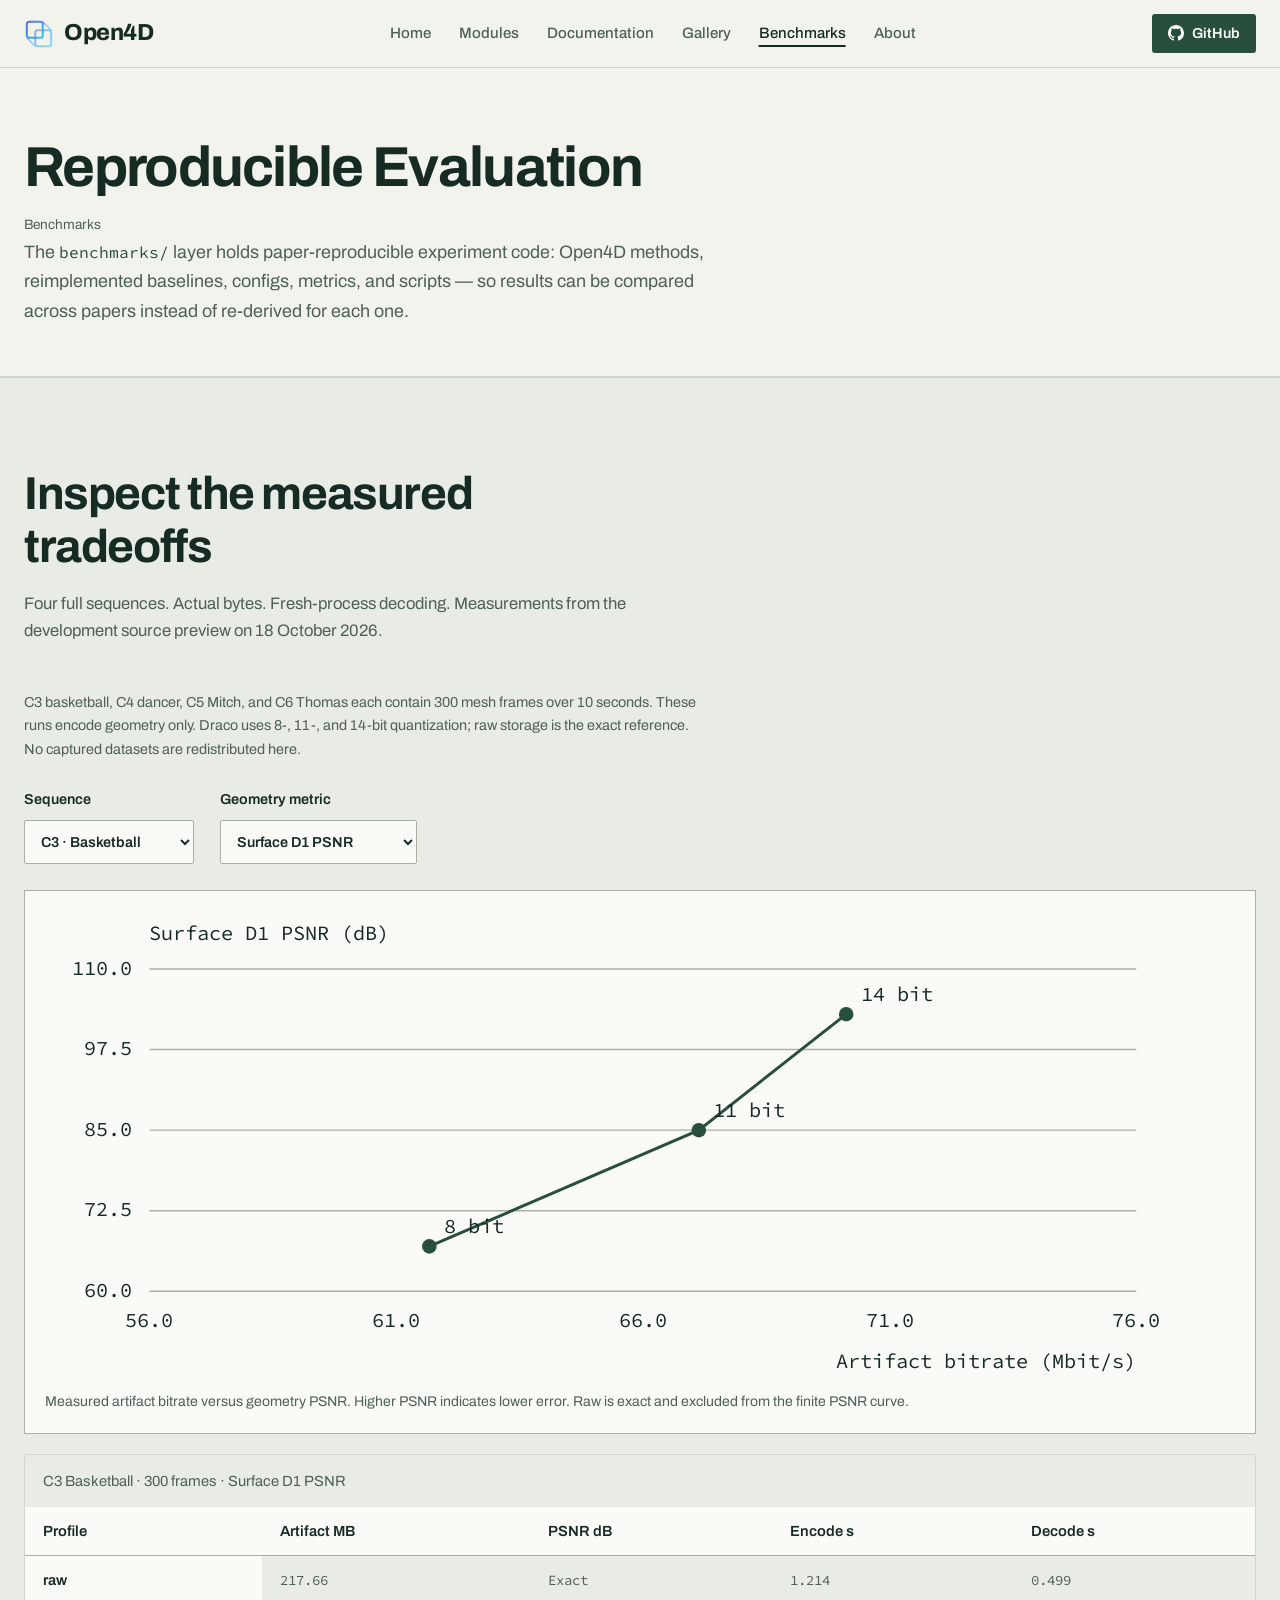
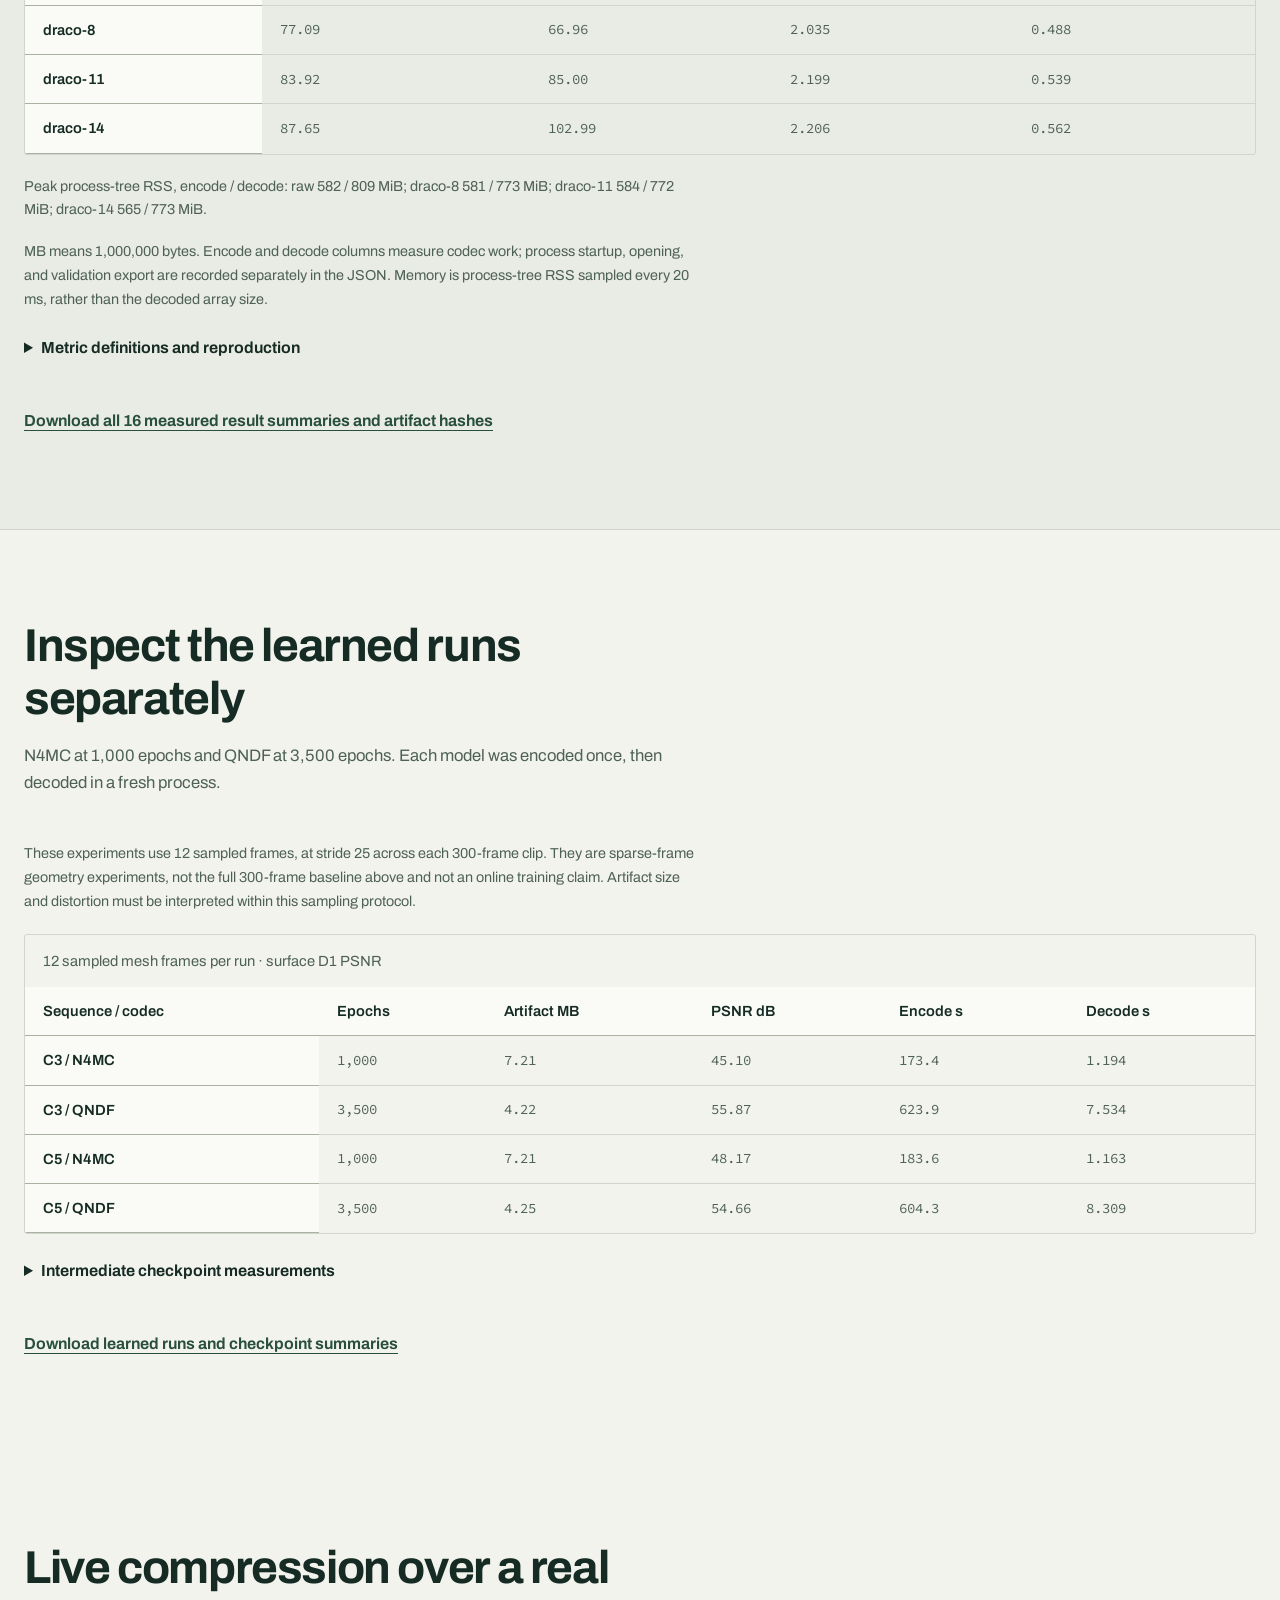
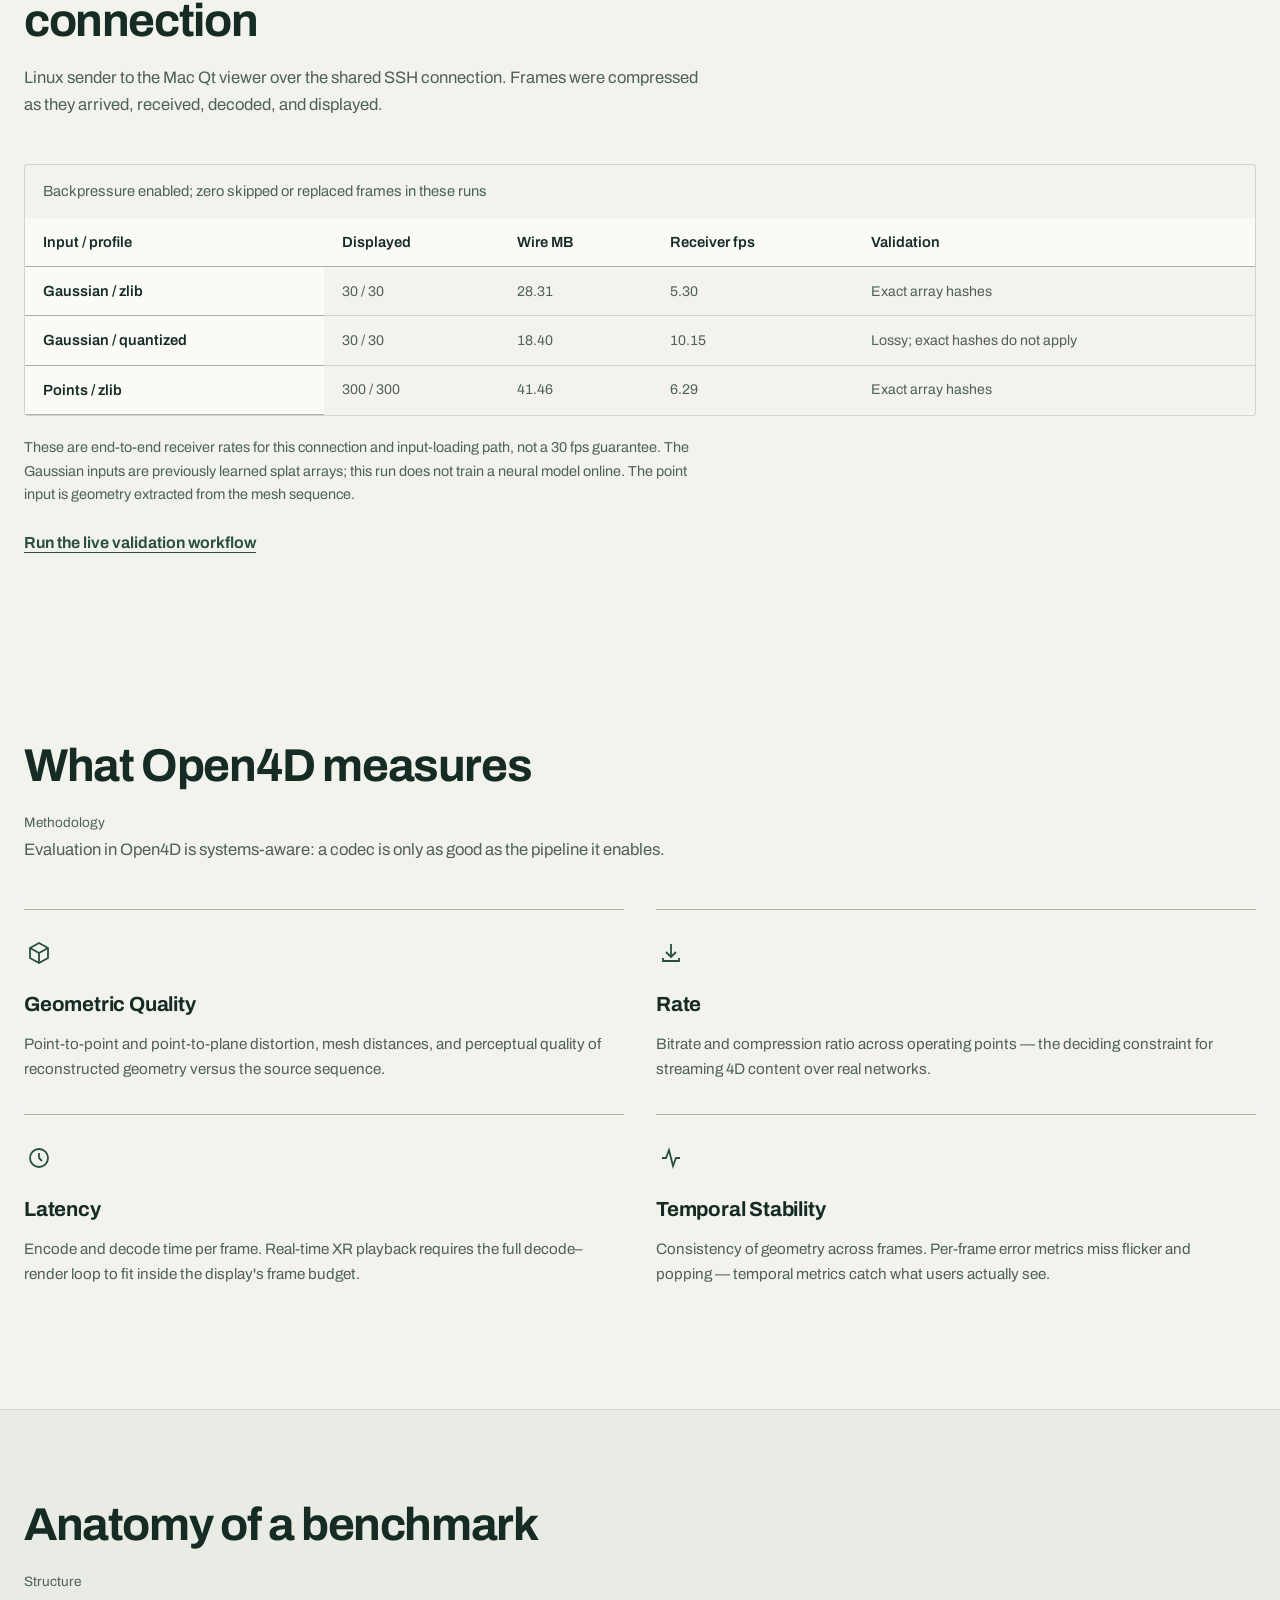
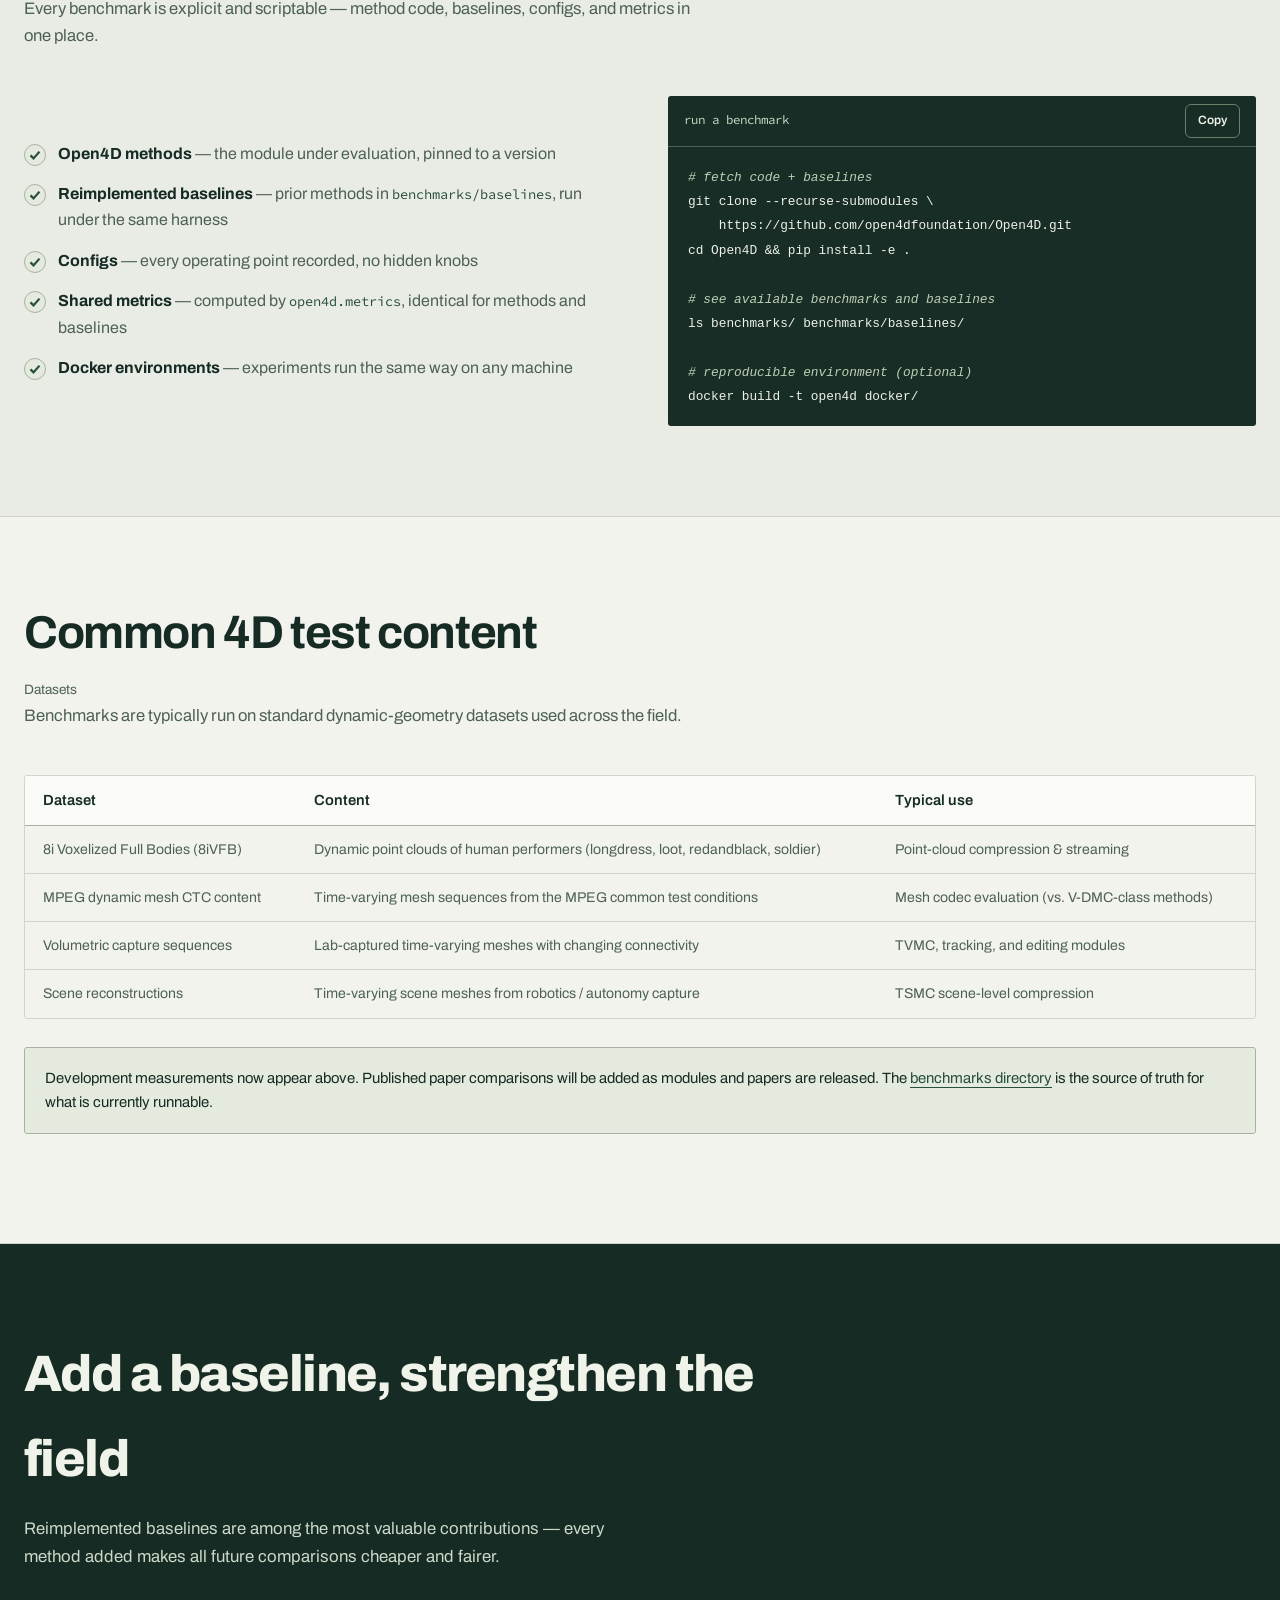
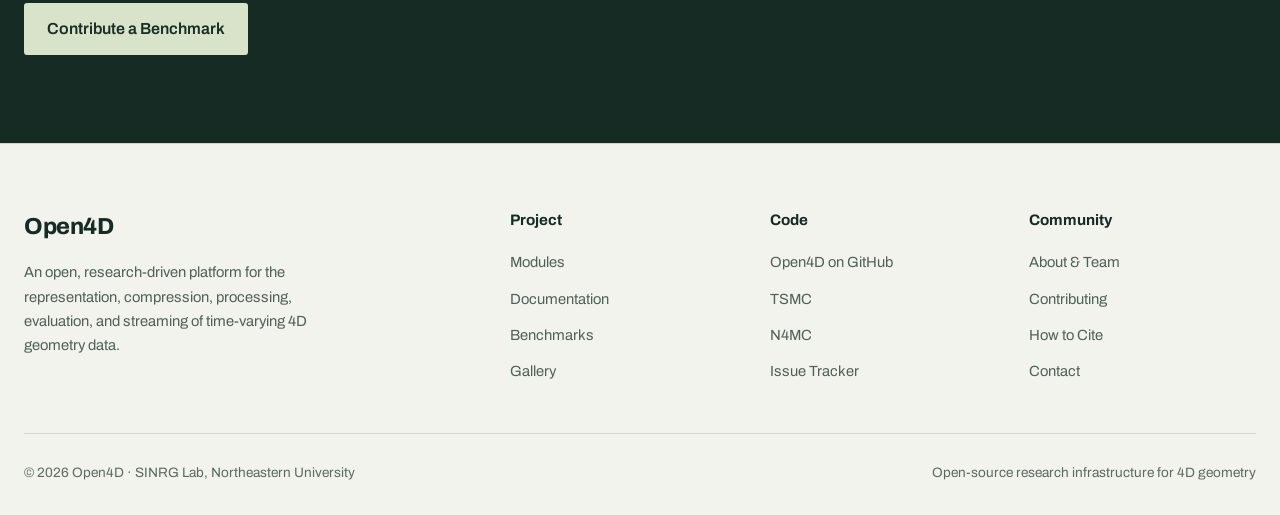
<file: benchmarks.html>
<!DOCTYPE html>
<html lang="en">
<head>
  <meta charset="UTF-8" />
  <meta name="viewport" content="width=device-width, initial-scale=1.0" />
  <title>Benchmarks — Open4D</title>
  <meta name="description" content="Reproducible benchmarks for 4D geometry: metrics, baselines, datasets, and evaluation methodology in the Open4D platform." />
  <link rel="stylesheet" href="css/style.css" />
  <meta name="theme-color" content="#f3f3ee" />
  <link rel="canonical" href="https://open4dfoundation.github.io/benchmarks.html" />
  <link rel="icon" type="image/svg+xml" href="assets/favicon.svg" />
</head>
<body>
  <a class="skip-link" href="#main-content">Skip to content</a>

  <header class="nav">
    <div class="nav-inner">
      <a href="index.html" class="nav-logo">
        <svg class="logo-mark" viewBox="0 0 32 32" xmlns="http://www.w3.org/2000/svg" aria-hidden="true">
          <defs>
            <linearGradient id="logo-grad" x1="0" y1="0" x2="1" y2="1">
              <stop offset="0" stop-color="#6366f1"/><stop offset="1" stop-color="#22d3ee"/>
            </linearGradient>
          </defs>
          <rect x="3" y="3" width="17" height="17" rx="2.5" fill="none" stroke="url(#logo-grad)" stroke-width="2.2"/>
          <rect x="12" y="12" width="17" height="17" rx="2.5" fill="none" stroke="url(#logo-grad)" stroke-width="2.2" opacity="0.55"/>
          <line x1="20" y1="3" x2="29" y2="12" stroke="url(#logo-grad)" stroke-width="1.6" opacity="0.55"/>
          <line x1="3" y1="20" x2="12" y2="29" stroke="url(#logo-grad)" stroke-width="1.6" opacity="0.55"/>
        </svg>
        <span>Open<span class="logo-4d">4D</span></span>
      </a>
      <nav aria-label="Primary navigation">
        <ul class="nav-links" id="nav-links">
          <li><a href="index.html">Home</a></li>
          <li><a href="modules.html">Modules</a></li>
          <li><a href="documentation.html">Documentation</a></li>
          <li><a href="gallery.html">Gallery</a></li>
          <li><a href="benchmarks.html" class="active" aria-current="page">Benchmarks</a></li>
          <li><a href="about.html">About</a></li>
        </ul>
      </nav>
      <a class="nav-cta" href="https://github.com/open4dfoundation/Open4D" target="_blank" rel="noopener">
        <svg viewBox="0 0 16 16" aria-hidden="true"><path d="M8 0C3.58 0 0 3.58 0 8c0 3.54 2.29 6.53 5.47 7.59.4.07.55-.17.55-.38 0-.19-.01-.82-.01-1.49-2.01.37-2.53-.49-2.69-.94-.09-.23-.48-.94-.82-1.13-.28-.15-.68-.52-.01-.53.63-.01 1.08.58 1.23.82.72 1.21 1.87.87 2.33.66.07-.52.28-.87.51-1.07-1.78-.2-3.64-.89-3.64-3.95 0-.87.31-1.59.82-2.15-.08-.2-.36-1.02.08-2.12 0 0 .67-.21 2.2.82.64-.18 1.32-.27 2-.27s1.36.09 2 .27c1.53-1.04 2.2-.82 2.2-.82.44 1.1.16 1.92.08 2.12.51.56.82 1.27.82 2.15 0 3.07-1.87 3.75-3.65 3.95.29.25.54.73.54 1.48 0 1.07-.01 1.93-.01 2.2 0 .21.15.46.55.38A8.01 8.01 0 0 0 16 8c0-4.42-3.58-8-8-8z"/></svg>
        GitHub
      </a>
      <button class="nav-toggle" id="nav-toggle" aria-label="Open navigation" aria-expanded="false" aria-controls="nav-links"><svg viewBox="0 0 24 24" aria-hidden="true"><path d="M4 6h16M4 12h16M4 18h16"/></svg></button>
    </div>
  </header>

  <main id="main-content">

  <section class="page-hero">
    <div class="hero-bg"></div>
    <div class="container">
      <h1>Reproducible Evaluation</h1>
        <span class="section-context">Benchmarks</span>
      <p>
        The <code style="font-family: var(--mono); font-size: 0.9em; color: var(--accent);">benchmarks/</code> layer holds
        paper-reproducible experiment code: Open4D methods, reimplemented baselines, configs, metrics, and
        scripts — so results can be compared across papers instead of re-derived for each one.
      </p>
    </div>
  </section>


  <section class="section section-alt" id="measured-results">
    <div class="container">
      <div class="section-head left"><h2>Inspect the measured tradeoffs</h2><p>Four full sequences. Actual bytes. Fresh-process decoding. Measurements from the development source preview on 18 October 2026.</p></div>
      <p class="measurement-note">C3 basketball, C4 dancer, C5 Mitch, and C6 Thomas each contain 300 mesh frames over 10 seconds. These runs encode geometry only. Draco uses 8-, 11-, and 14-bit quantization; raw storage is the exact reference. No captured datasets are redistributed here.</p>
      <div class="benchmark-controls"><label for="rd-sequence">Sequence<select id="rd-sequence" disabled><option value="C3">C3 · Basketball</option><option value="C4">C4 · Dancer</option><option value="C5">C5 · Mitch</option><option value="C6">C6 · Thomas</option></select></label><label for="rd-metric">Geometry metric<select id="rd-metric" disabled><option value="surfaceD1">Surface D1 PSNR</option><option value="surfaceD2">Surface D2 PSNR</option><option value="pointD1">Point-set D1 PSNR</option></select></label></div>
      <p id="rd-error" class="measurement-error" hidden>The interactive data could not load. The table below retains the C3 measurements. <a href="assets/validation/mesh-rd-2026-10-18.json" download>Download the complete JSON</a> to inspect all four sequences.</p>
      <figure class="rd-figure" id="rd-figure" tabindex="0" aria-label="Scrollable rate–distortion chart; values are also in the table" hidden><svg class="rd-chart" viewBox="0 0 820 330" role="img" aria-labelledby="rd-title rd-description"><title id="rd-title">Draco rate–distortion measurements</title><desc id="rd-description">The same measurements appear in the table below.</desc><g id="rd-plot"></g></svg><figcaption id="rd-caption">Measured artifact bitrate versus geometry PSNR. Higher PSNR indicates lower error. Raw is exact and excluded from the finite PSNR curve.</figcaption></figure>
      <div class="table-wrap" tabindex="0" aria-label="Scrollable measured compression results"><table class="measurement-table"><caption id="rd-table-caption">C3 Basketball · 300 frames · Surface D1 PSNR</caption><thead><tr><th>Profile</th><th>Artifact MB</th><th>PSNR dB</th><th>Encode s</th><th>Decode s</th></tr></thead><tbody id="rd-table"><tr><th scope="row">raw</th><td>217.66</td><td>Exact</td><td>1.214</td><td>0.499</td></tr><tr><th scope="row">draco-8</th><td>77.09</td><td>66.96</td><td>2.035</td><td>0.488</td></tr><tr><th scope="row">draco-11</th><td>83.92</td><td>85.00</td><td>2.199</td><td>0.539</td></tr><tr><th scope="row">draco-14</th><td>87.65</td><td>102.99</td><td>2.206</td><td>0.562</td></tr></tbody></table></div>
      <p id="rd-memory" class="measurement-note"></p>
      <p class="measurement-note">MB means 1,000,000 bytes. Encode and decode columns measure codec work; process startup, opening, and validation export are recorded separately in the JSON. Memory is process-tree RSS sampled every 20 ms, rather than the decoded array size.</p>
      <details class="measurement-method"><summary>Metric definitions and reproduction</summary><p>Surface D1/D2 use 2,048 area samples in each direction, with exact distances to triangles. Zero-area faces are excluded. The worse directional mean squared error is normalized by the full reference sequence bounding-box diagonal. PSNR uses the mean MSE across frames. Point-set D1 uses independent samples and includes sampling error; it is a separate measurement, not a substitute for the surface result.</p><p>The CPU Draco runs used Linux x86_64, Python 3.10.16, NumPy 2.2.5, and DracoPy. The server has two RTX 4090 GPUs. These are development validation results, not a standard common-test-conditions claim or a comparison against published learned methods.</p><div class="code-block"><div class="code-head"><span>Development rate–distortion harness</span><button class="copy-btn" type="button">Copy</button></div><pre tabindex="0"><code>python -m scripts.codec_rd --help
python -m scripts.codec_rd.evaluate --help</code></pre></div><a class="source-link" href="https://github.com/open4dfoundation/Open4D/tree/pr/october-proposal-plugins/scripts/codec_rd" target="_blank" rel="noopener">Read the encoder, cold decoder, and metric implementation</a></details>
      <a class="source-link" href="assets/validation/mesh-rd-2026-10-18.json" download>Download all 16 measured result summaries and artifact hashes</a>
    </div>
  </section>
  <section class="section" id="learned-results"><div class="container"><div class="section-head left"><h2>Inspect the learned runs separately</h2><p>N4MC at 1,000 epochs and QNDF at 3,500 epochs. Each model was encoded once, then decoded in a fresh process.</p></div><p class="measurement-note">These experiments use 12 sampled frames, at stride 25 across each 300-frame clip. They are sparse-frame geometry experiments, not the full 300-frame baseline above and not an online training claim. Artifact size and distortion must be interpreted within this sampling protocol.</p><div class="table-wrap" tabindex="0" aria-label="Scrollable learned compression results"><table class="measurement-table"><caption>12 sampled mesh frames per run · surface D1 PSNR</caption><thead><tr><th>Sequence / codec</th><th>Epochs</th><th>Artifact MB</th><th>PSNR dB</th><th>Encode s</th><th>Decode s</th></tr></thead><tbody id="learned-table"><tr><th scope="row">C3 / N4MC</th><td>1,000</td><td>7.21</td><td>45.10</td><td>173.4</td><td>1.194</td></tr><tr><th scope="row">C3 / QNDF</th><td>3,500</td><td>4.22</td><td>55.87</td><td>623.9</td><td>7.534</td></tr><tr><th scope="row">C5 / N4MC</th><td>1,000</td><td>7.21</td><td>48.17</td><td>183.6</td><td>1.163</td></tr><tr><th scope="row">C5 / QNDF</th><td>3,500</td><td>4.25</td><td>54.66</td><td>604.3</td><td>8.309</td></tr></tbody></table></div><details class="measurement-method"><summary>Intermediate checkpoint measurements</summary><div class="table-wrap" tabindex="0" aria-label="Scrollable training checkpoint results"><table class="measurement-table"><caption>Each saved checkpoint was cold-decoded independently</caption><thead><tr><th>Sequence / codec</th><th>Epoch</th><th>Artifact MB</th><th>Surface D1 dB</th></tr></thead><tbody id="checkpoint-table"><tr><th scope="row">C3 / N4MC</th><td>100</td><td>7.16</td><td>37.15</td></tr><tr><th scope="row">C3 / N4MC</th><td>300</td><td>7.19</td><td>39.16</td></tr><tr><th scope="row">C3 / QNDF</th><td>300</td><td>4.22</td><td>55.82</td></tr><tr><th scope="row">C3 / QNDF</th><td>1,000</td><td>4.22</td><td>55.85</td></tr><tr><th scope="row">C5 / N4MC</th><td>100</td><td>7.17</td><td>35.05</td></tr><tr><th scope="row">C5 / N4MC</th><td>300</td><td>7.18</td><td>39.68</td></tr><tr><th scope="row">C5 / QNDF</th><td>300</td><td>4.25</td><td>54.64</td></tr><tr><th scope="row">C5 / QNDF</th><td>1,000</td><td>4.25</td><td>54.65</td></tr></tbody></table></div><p>The downloadable JSON also records preprocessing and reconstruction-stage quality, sampled process-tree RSS, Torch peak allocated and reserved memory, and artifact hashes. Checkpoint sizes count actual saved bytes rather than estimated training rates.</p></details><a class="source-link" href="assets/validation/learned-rd-2026-10-18.json" download>Download learned runs and checkpoint summaries</a></div></section>
  <section class="section" id="live-results"><div class="container"><div class="section-head left"><h2>Live compression over a real connection</h2><p>Linux sender to the Mac Qt viewer over the shared SSH connection. Frames were compressed as they arrived, received, decoded, and displayed.</p></div><div class="table-wrap" tabindex="0" aria-label="Scrollable live transport results"><table><caption>Backpressure enabled; zero skipped or replaced frames in these runs</caption><thead><tr><th>Input / profile</th><th>Displayed</th><th>Wire MB</th><th>Receiver fps</th><th>Validation</th></tr></thead><tbody><tr><th scope="row">Gaussian / zlib</th><td>30 / 30</td><td>28.31</td><td>5.30</td><td>Exact array hashes</td></tr><tr><th scope="row">Gaussian / quantized</th><td>30 / 30</td><td>18.40</td><td>10.15</td><td>Lossy; exact hashes do not apply</td></tr><tr><th scope="row">Points / zlib</th><td>300 / 300</td><td>41.46</td><td>6.29</td><td>Exact array hashes</td></tr></tbody></table></div><p class="measurement-note">These are end-to-end receiver rates for this connection and input-loading path, not a 30 fps guarantee. The Gaussian inputs are previously learned splat arrays; this run does not train a neural model online. The point input is geometry extracted from the mesh sequence.</p><a class="source-link" href="documentation.html#live-streaming">Run the live validation workflow</a></div></section>
  <section class="section">
    <div class="container">
      <div class="section-head left">
        <h2>What Open4D measures</h2>
        <span class="section-context">Methodology</span>
        <p>Evaluation in Open4D is systems-aware: a codec is only as good as the pipeline it enables.</p>
      </div>
      <div class="grid grid-2">
        <div class="card reveal">
          <div class="card-icon"><svg viewBox="0 0 24 24"><path d="M12 2 3 7v10l9 5 9-5V7l-9-5z"/><path d="M3 7l9 5 9-5"/><path d="M12 12v10"/></svg></div>
          <h3>Geometric Quality</h3>
          <p>Point-to-point and point-to-plane distortion, mesh distances, and perceptual quality of reconstructed geometry versus the source sequence.</p>
        </div>
        <div class="card reveal">
          <div class="card-icon"><svg viewBox="0 0 24 24"><path d="M4 17v3h16v-3"/><path d="M12 3v13"/><path d="M7 11l5 5 5-5"/></svg></div>
          <h3>Rate</h3>
          <p>Bitrate and compression ratio across operating points — the deciding constraint for streaming 4D content over real networks.</p>
        </div>
        <div class="card reveal">
          <div class="card-icon"><svg viewBox="0 0 24 24"><circle cx="12" cy="12" r="9"/><path d="M12 7v5l3 3"/></svg></div>
          <h3>Latency</h3>
          <p>Encode and decode time per frame. Real-time XR playback requires the full decode–render loop to fit inside the display's frame budget.</p>
        </div>
        <div class="card reveal">
          <div class="card-icon"><svg viewBox="0 0 24 24"><path d="M3 12h4l3-8 4 16 3-8h4"/></svg></div>
          <h3>Temporal Stability</h3>
          <p>Consistency of geometry across frames. Per-frame error metrics miss flicker and popping — temporal metrics catch what users actually see.</p>
        </div>
      </div>
    </div>
  </section>

  <section class="section section-alt">
    <div class="container">
      <div class="section-head left">
        <h2>Anatomy of a benchmark</h2>
        <span class="section-context">Structure</span>
        <p>Every benchmark is explicit and scriptable — method code, baselines, configs, and metrics in one place.</p>
      </div>
      <div class="split">
        <div class="reveal">
          <ul class="checklist">
            <li><span class="check"><svg viewBox="0 0 16 16"><path d="M2 8.5 6 12.5 14 3.5"/></svg></span><span><strong>Open4D methods</strong> — the module under evaluation, pinned to a version</span></li>
            <li><span class="check"><svg viewBox="0 0 16 16"><path d="M2 8.5 6 12.5 14 3.5"/></svg></span><span><strong>Reimplemented baselines</strong> — prior methods in <code style="font-family: var(--mono); font-size: 0.85em; color: var(--accent);">benchmarks/baselines</code>, run under the same harness</span></li>
            <li><span class="check"><svg viewBox="0 0 16 16"><path d="M2 8.5 6 12.5 14 3.5"/></svg></span><span><strong>Configs</strong> — every operating point recorded, no hidden knobs</span></li>
            <li><span class="check"><svg viewBox="0 0 16 16"><path d="M2 8.5 6 12.5 14 3.5"/></svg></span><span><strong>Shared metrics</strong> — computed by <code style="font-family: var(--mono); font-size: 0.85em; color: var(--accent);">open4d.metrics</code>, identical for methods and baselines</span></li>
            <li><span class="check"><svg viewBox="0 0 16 16"><path d="M2 8.5 6 12.5 14 3.5"/></svg></span><span><strong>Docker environments</strong> — experiments run the same way on any machine</span></li>
          </ul>
        </div>
        <div class="reveal">
          <div class="code-block" style="margin: 0;">
            <div class="code-head"><span>run a benchmark</span><button class="copy-btn">Copy</button></div>
            <pre><code><span class="cm"># fetch code + baselines</span>
git clone --recurse-submodules \
    https://github.com/open4dfoundation/Open4D.git
cd Open4D && pip install -e .

<span class="cm"># see available benchmarks and baselines</span>
ls benchmarks/ benchmarks/baselines/

<span class="cm"># reproducible environment (optional)</span>
docker build -t open4d docker/</code></pre>
          </div>
        </div>
      </div>
    </div>
  </section>

  <section class="section">
    <div class="container">
      <div class="section-head left">
        <h2>Common 4D test content</h2>
        <span class="section-context">Datasets</span>
        <p>Benchmarks are typically run on standard dynamic-geometry datasets used across the field.</p>
      </div>
      <div class="table-wrap reveal" tabindex="0" aria-label="Scrollable data table">
        <table>
          <thead>
            <tr><th>Dataset</th><th>Content</th><th>Typical use</th></tr>
          </thead>
          <tbody>
            <tr><td>8i Voxelized Full Bodies (8iVFB)</td><td>Dynamic point clouds of human performers (longdress, loot, redandblack, soldier)</td><td>Point-cloud compression &amp; streaming</td></tr>
            <tr><td>MPEG dynamic mesh CTC content</td><td>Time-varying mesh sequences from the MPEG common test conditions</td><td>Mesh codec evaluation (vs. V-DMC-class methods)</td></tr>
            <tr><td>Volumetric capture sequences</td><td>Lab-captured time-varying meshes with changing connectivity</td><td>TVMC, tracking, and editing modules</td></tr>
            <tr><td>Scene reconstructions</td><td>Time-varying scene meshes from robotics / autonomy capture</td><td>TSMC scene-level compression</td></tr>
          </tbody>
        </table>
      </div>
      <div class="callout" style="margin-top: 28px;">
        <span class="callout-icon">📊</span>
        <p>
          Development measurements now appear above. Published paper comparisons will be added as modules and papers are released. The
          <a href="https://github.com/open4dfoundation/Open4D/tree/main/benchmarks" target="_blank" rel="noopener">benchmarks directory</a>
          is the source of truth for what is currently runnable.
        </p>
      </div>
    </div>
  </section>

  <section class="cta-band">
    <h2>Add a baseline, strengthen the field</h2>
    <p>Reimplemented baselines are among the most valuable contributions — every method added makes all future comparisons cheaper and fairer.</p>
    <div class="hero-actions" style="margin-bottom: 0;">
      <a href="https://github.com/open4dfoundation/Open4D" target="_blank" rel="noopener" class="btn btn-primary">Contribute a Benchmark</a>
    </div>
  </section>

  </main>

  <footer class="footer">
    <div class="container">
      <div class="footer-grid">
        <div class="footer-brand">
          <a href="index.html" class="nav-logo"><span>Open<span class="logo-4d">4D</span></span></a>
          <p>An open, research-driven platform for the representation, compression, processing, evaluation, and streaming of time-varying 4D geometry data.</p>
        </div>
        <div>
          <h5>Project</h5>
          <ul>
            <li><a href="modules.html">Modules</a></li>
            <li><a href="documentation.html">Documentation</a></li>
            <li><a href="benchmarks.html">Benchmarks</a></li>
            <li><a href="gallery.html">Gallery</a></li>
          </ul>
        </div>
        <div>
          <h5>Code</h5>
          <ul>
            <li><a href="https://github.com/open4dfoundation/Open4D" target="_blank" rel="noopener">Open4D on GitHub</a></li>
            <li><a href="https://github.com/SINRG-Lab/TSMC" target="_blank" rel="noopener">TSMC</a></li>
            <li><a href="https://github.com/frozzzen3/N4MC" target="_blank" rel="noopener">N4MC</a></li>
            <li><a href="https://github.com/open4dfoundation/Open4D/issues" target="_blank" rel="noopener">Issue Tracker</a></li>
          </ul>
        </div>
        <div>
          <h5>Community</h5>
          <ul>
            <li><a href="about.html">About &amp; Team</a></li>
            <li><a href="about.html#contributing">Contributing</a></li>
            <li><a href="about.html#citation">How to Cite</a></li>
            <li><a href="mailto:m.dasari@northeastern.edu">Contact</a></li>
          </ul>
        </div>
      </div>
      <div class="footer-bottom">
        <span>© 2026 Open4D · SINRG Lab, Northeastern University</span>
        <span>Open-source research infrastructure for 4D geometry</span>
      </div>
    </div>
  </footer>

  <script src="js/main.js"></script>
  <script src="js/benchmarks.js" defer></script>
</body>
</html>
</file>
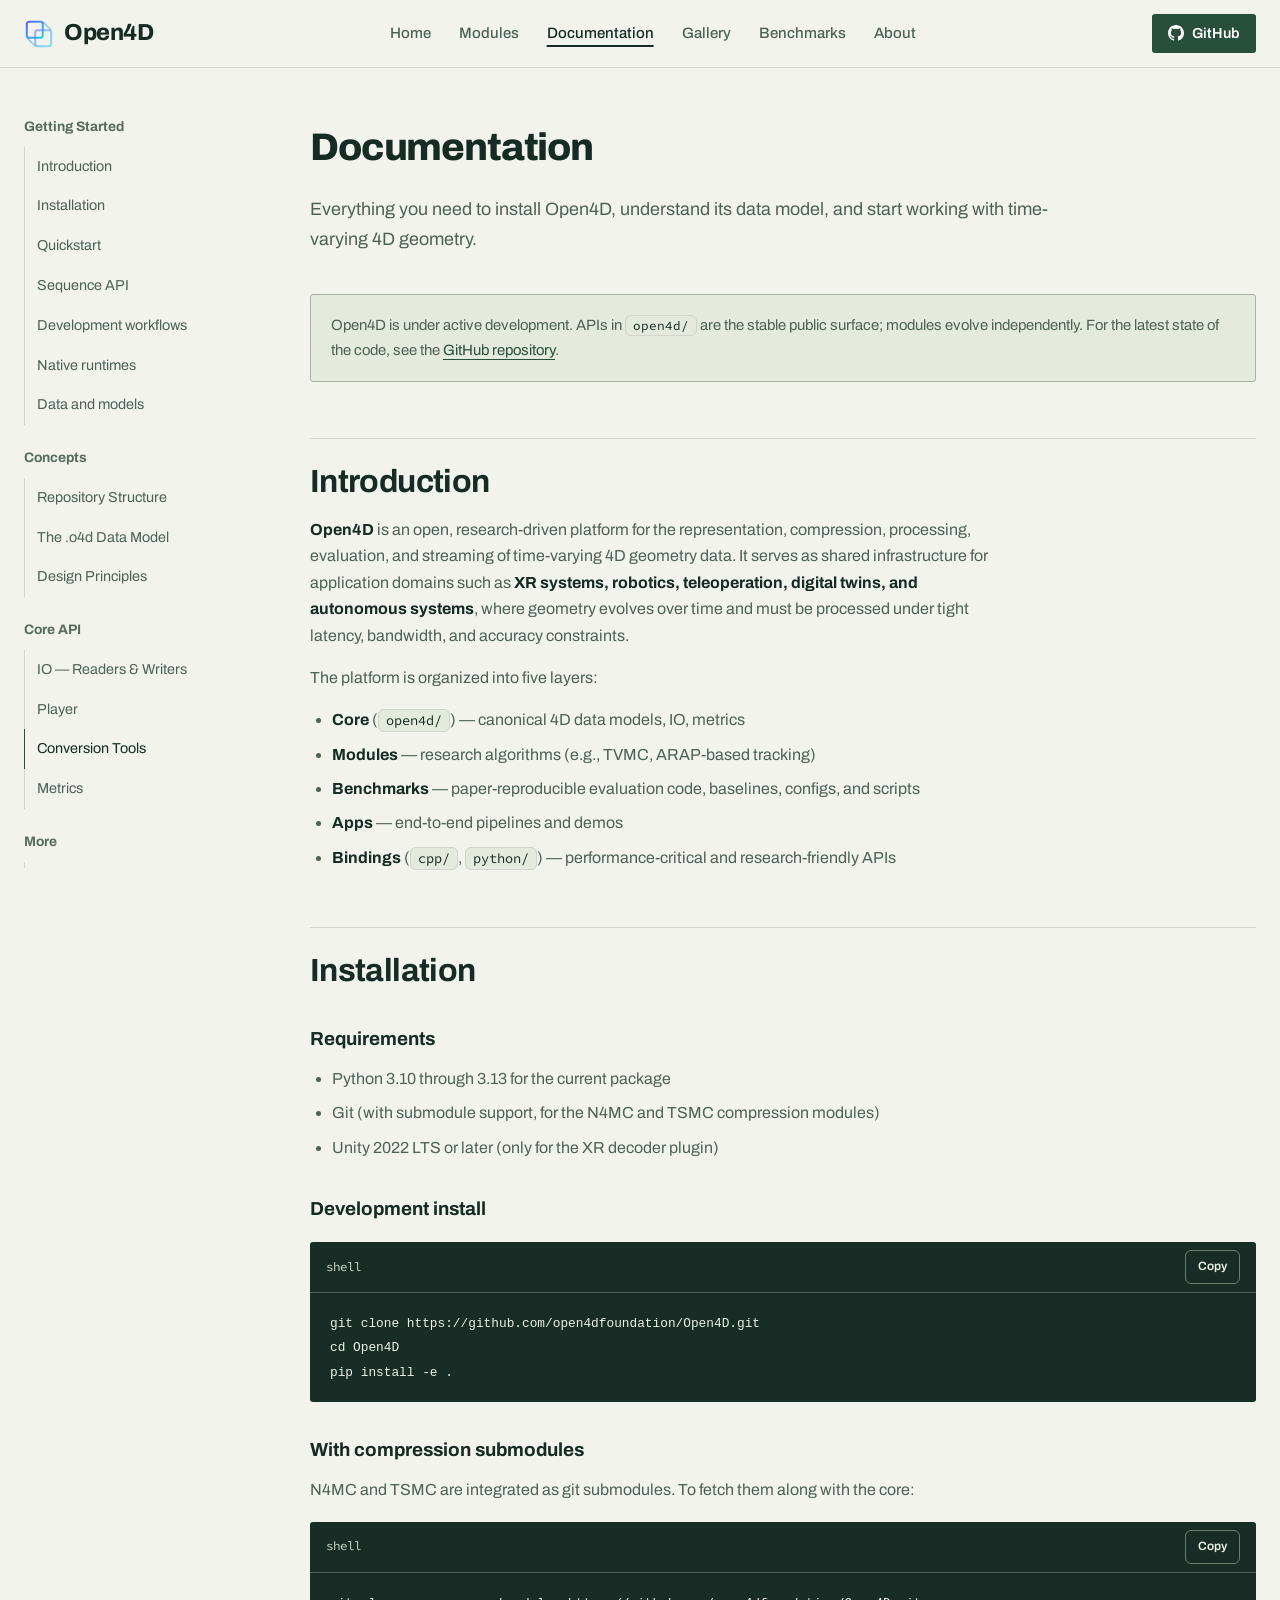
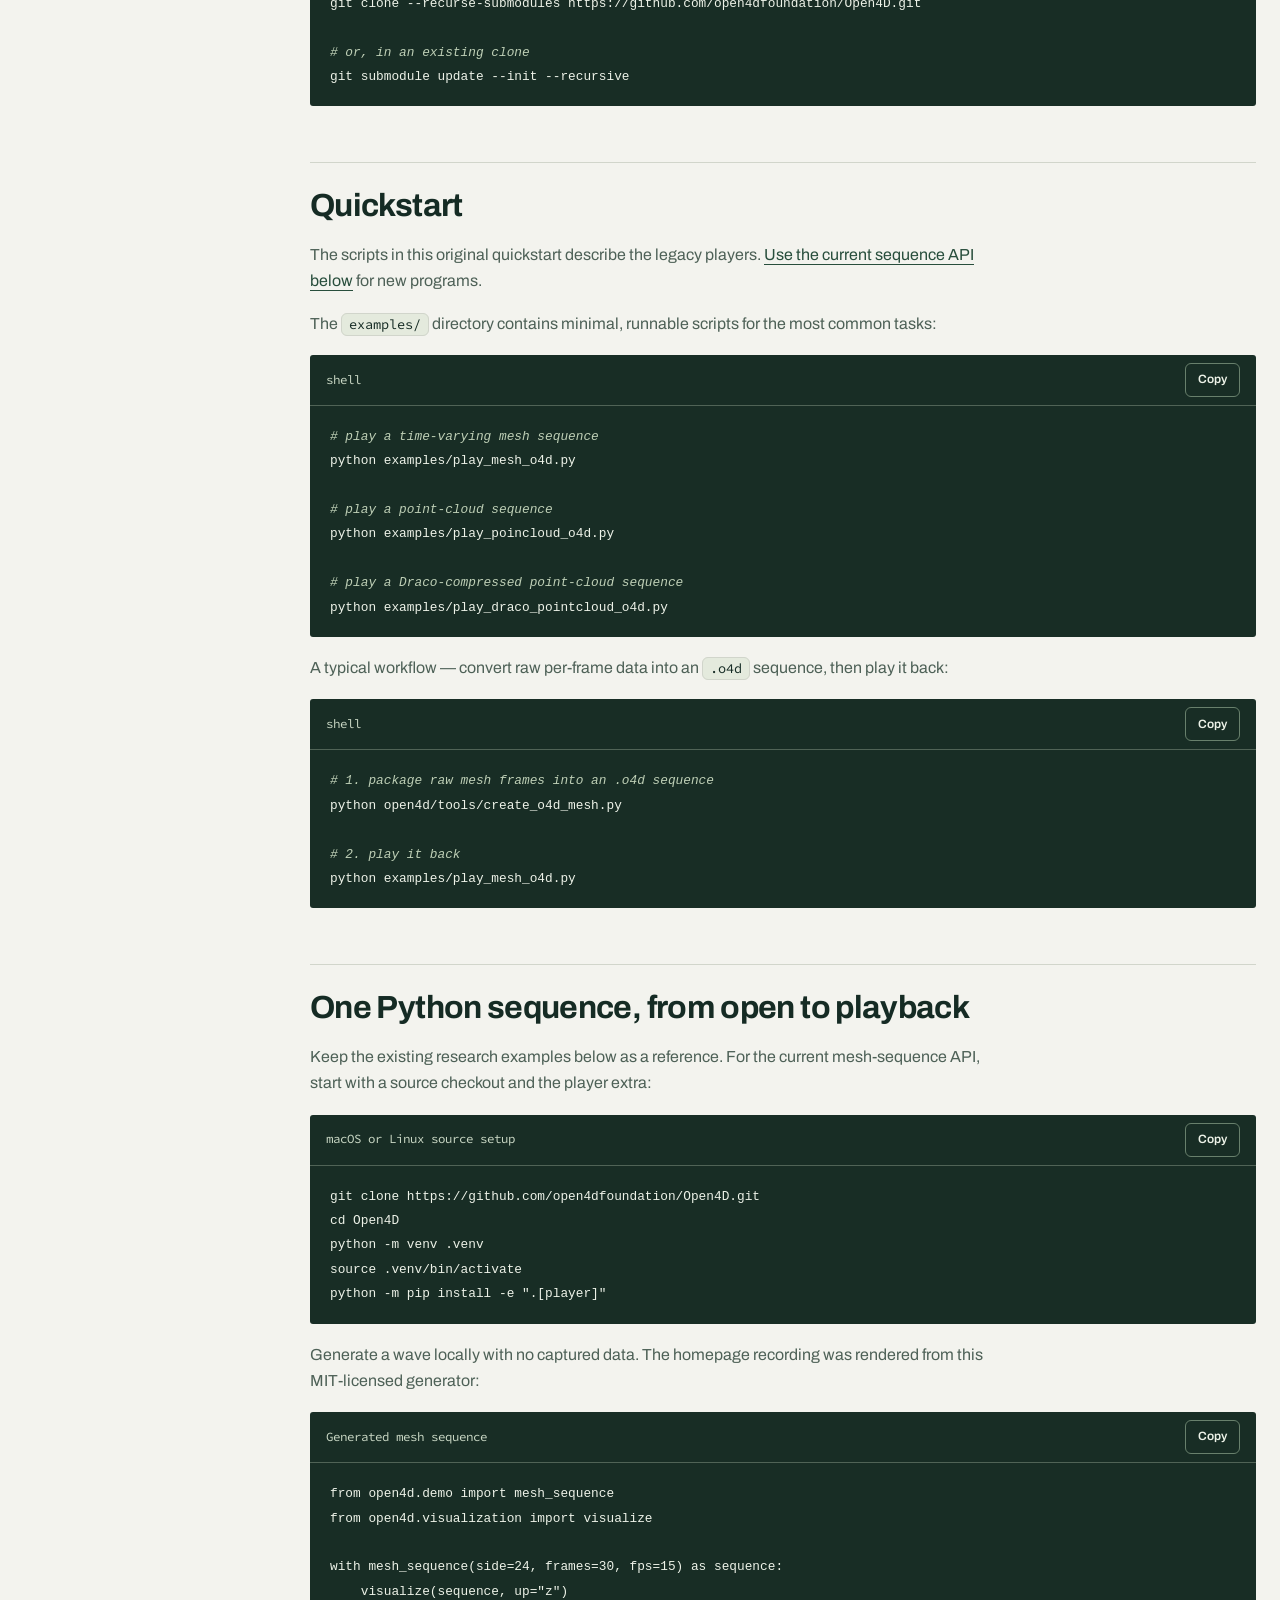
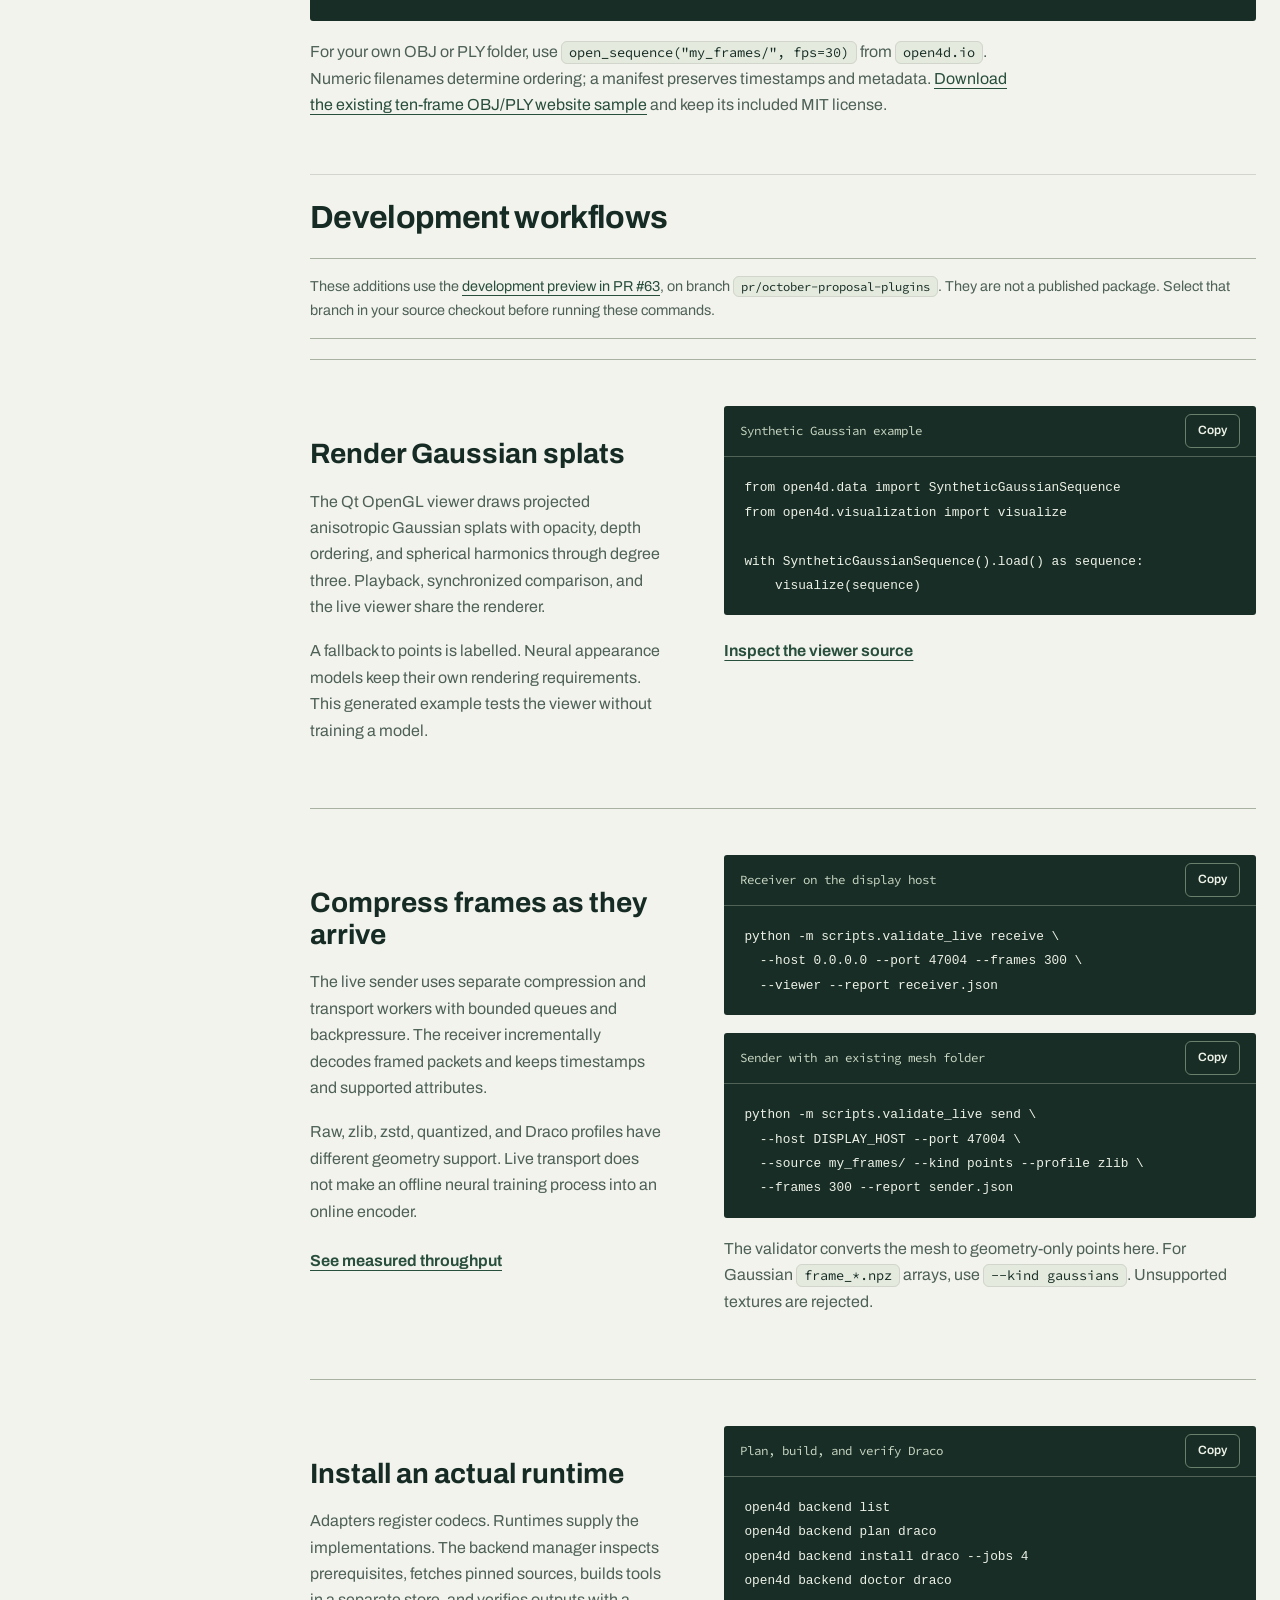
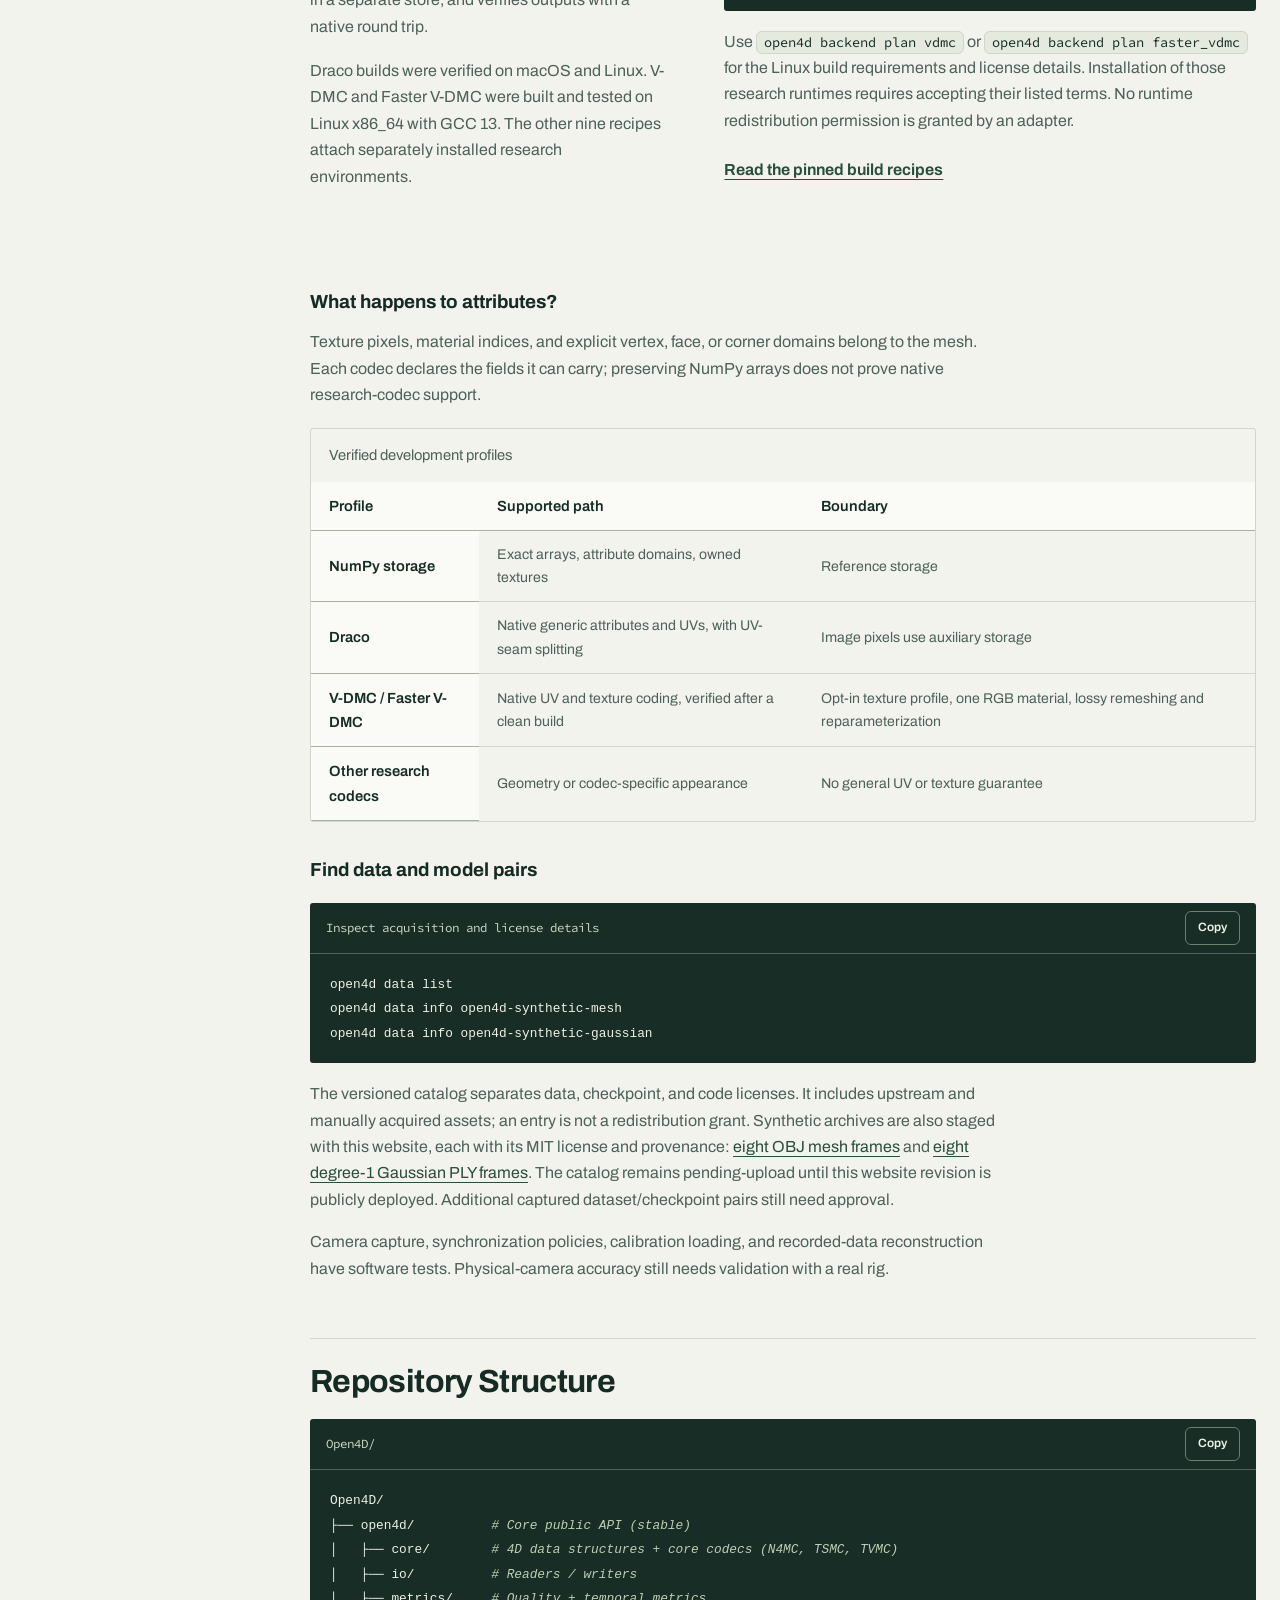
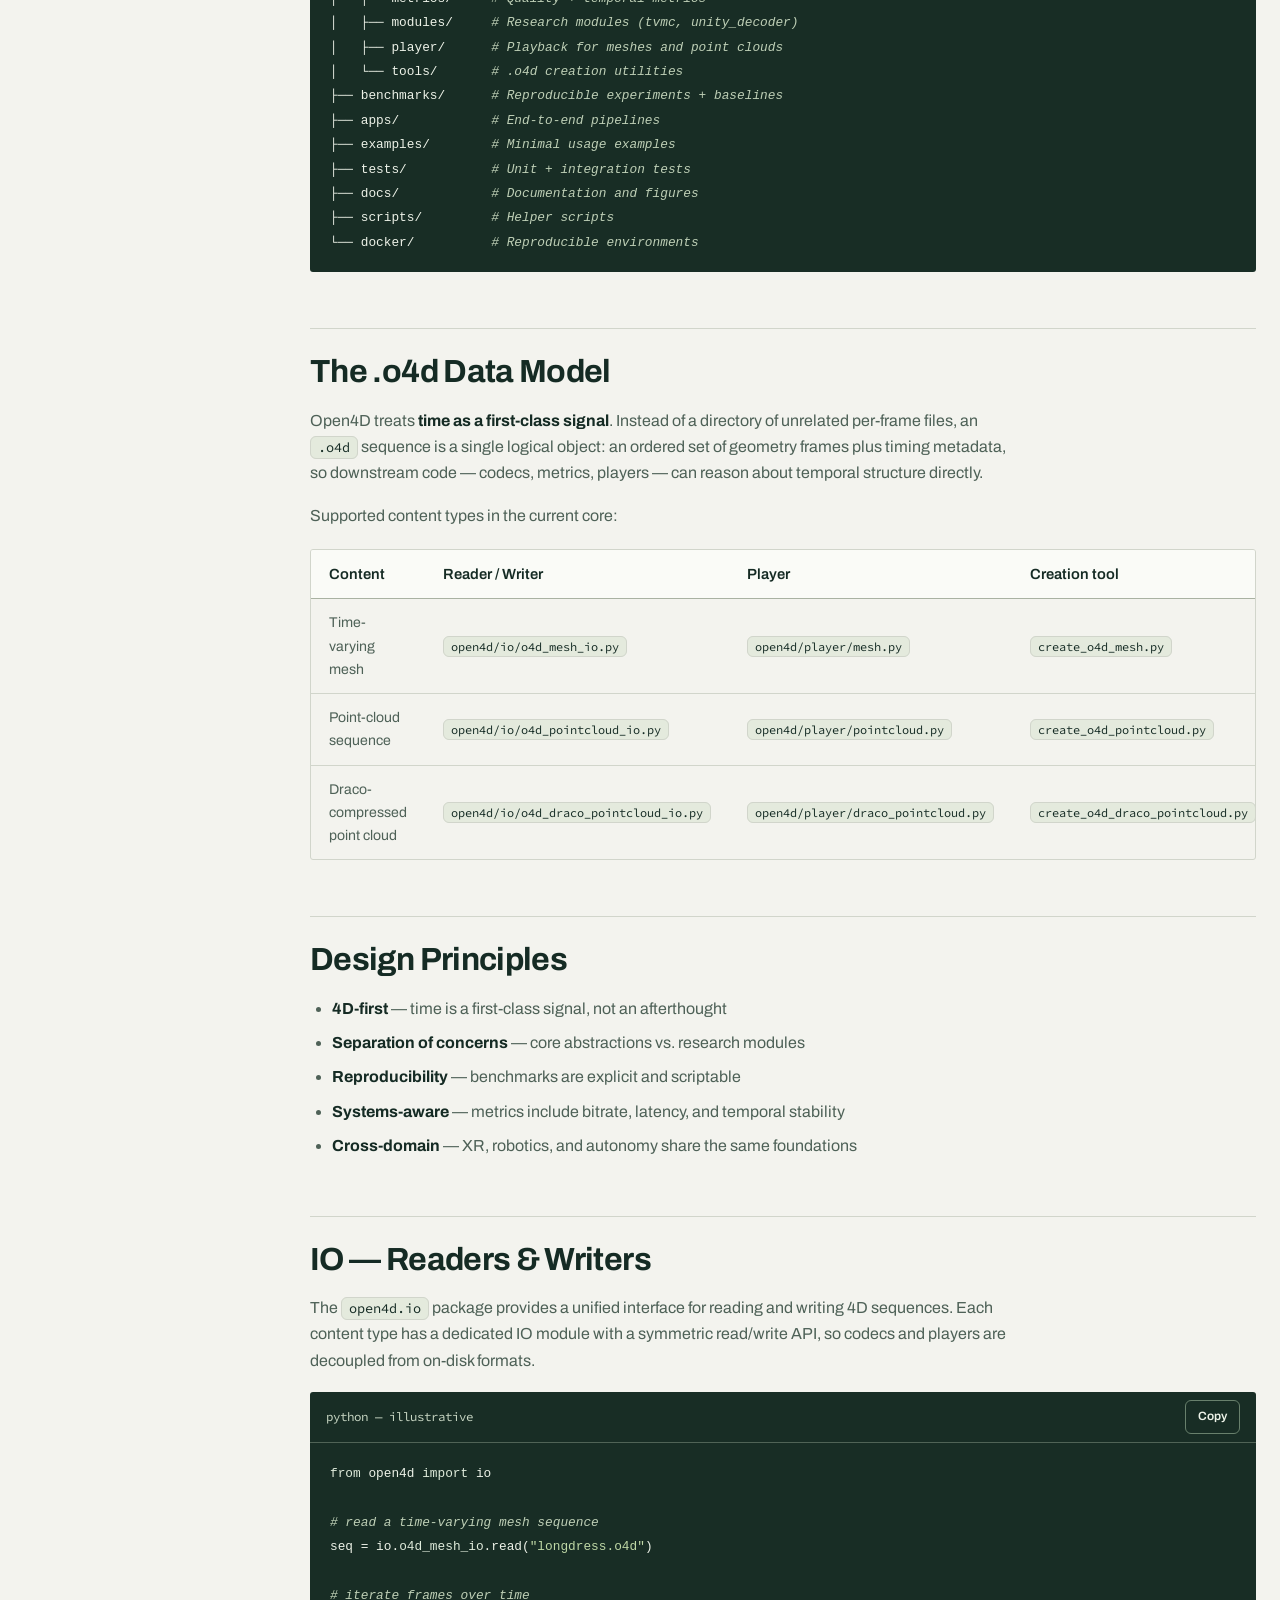
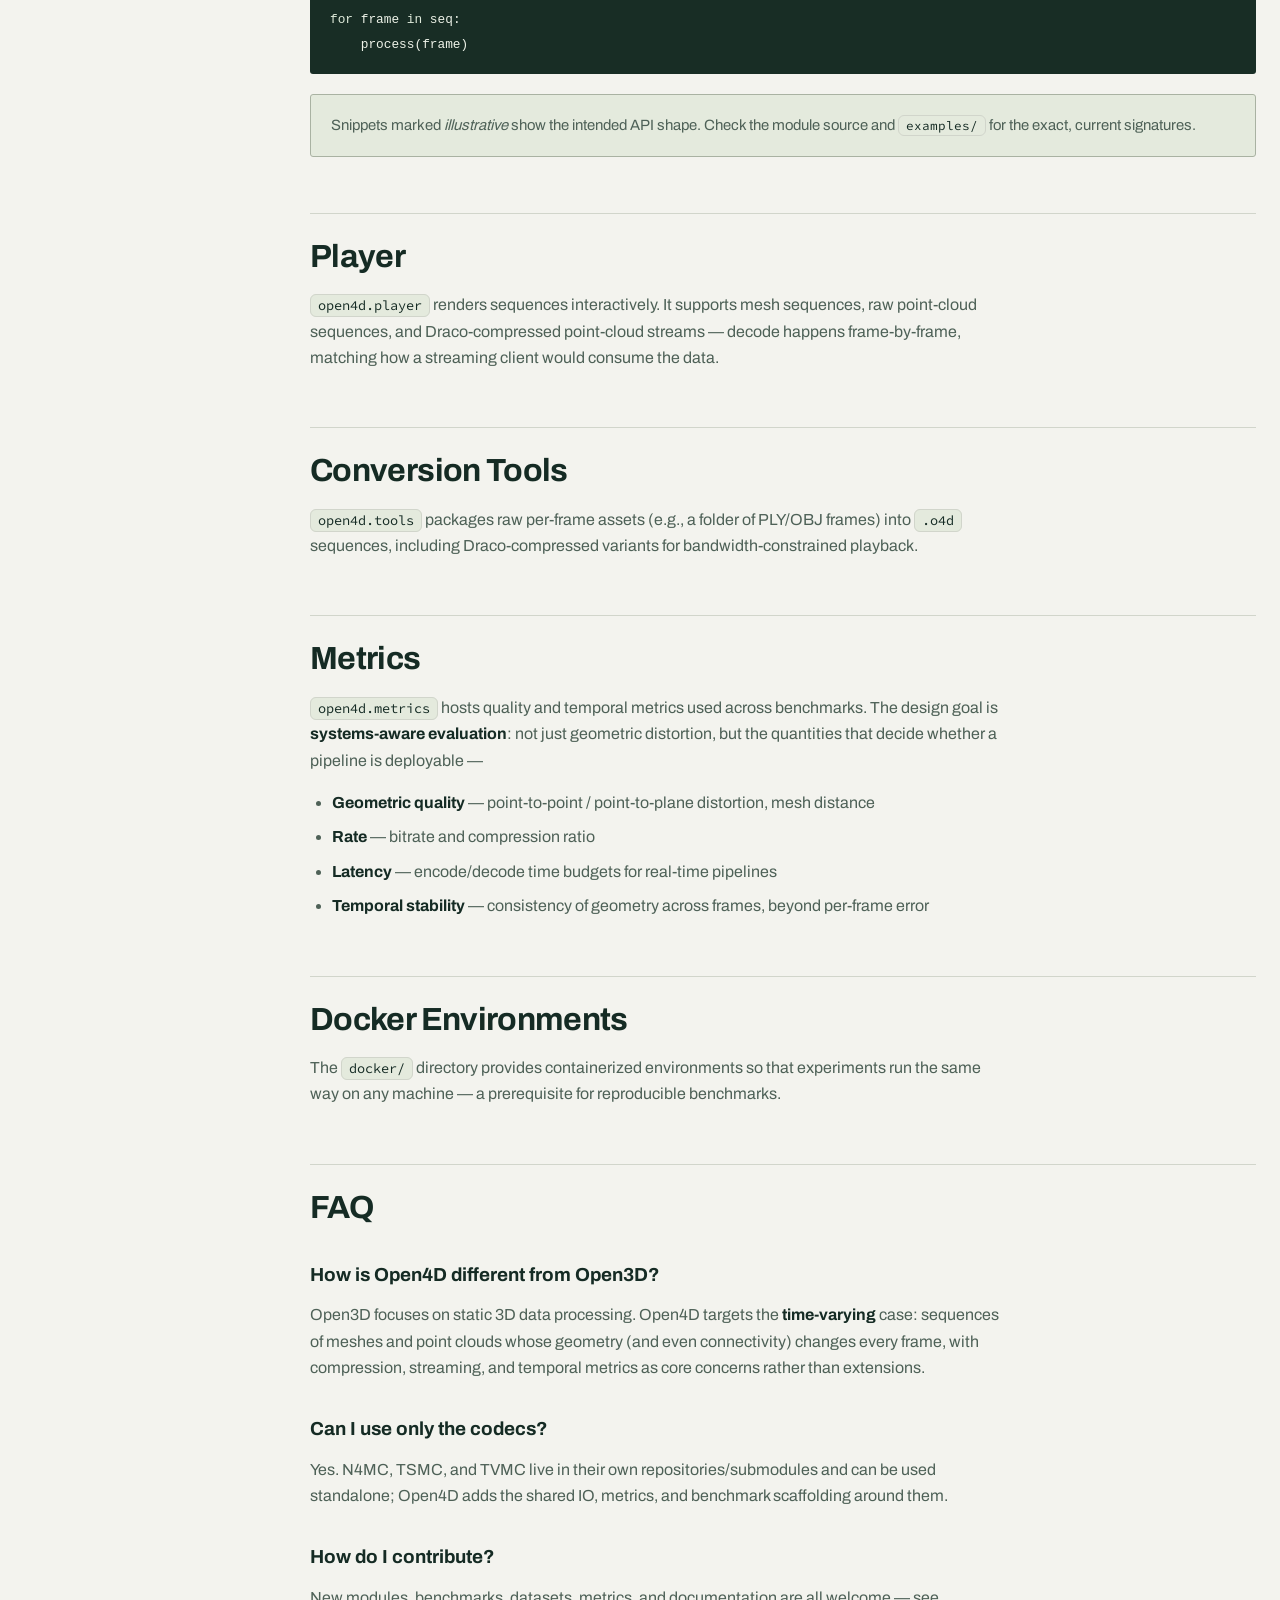
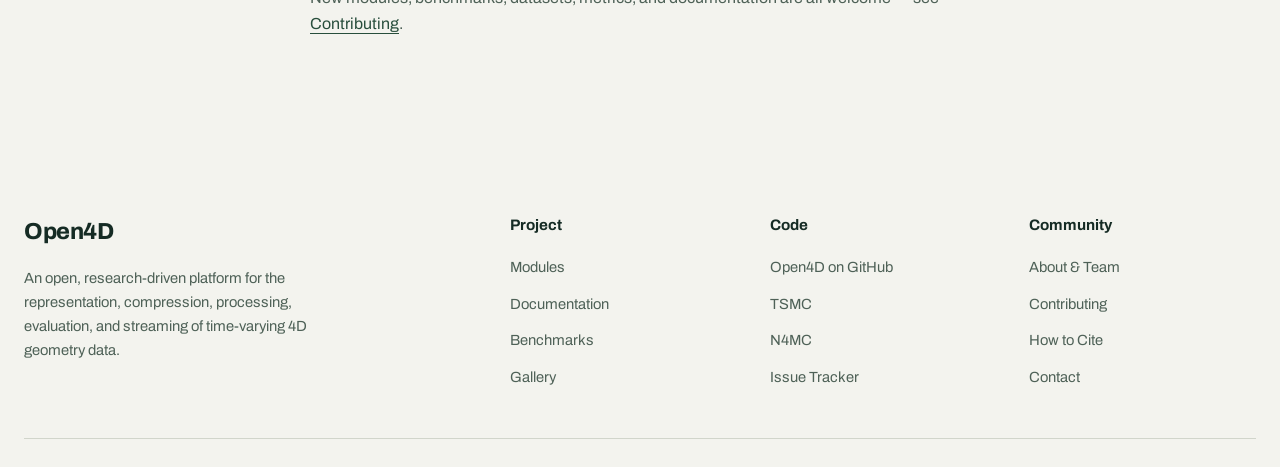
<file: documentation.html>
<!DOCTYPE html>
<html lang="en">
<head>
  <meta charset="UTF-8" />
  <meta name="viewport" content="width=device-width, initial-scale=1.0" />
  <title>Documentation — Open4D</title>
  <meta name="description" content="Open4D documentation: installation, quickstart, repository structure, core API, IO, metrics, and examples." />
  <link rel="stylesheet" href="css/style.css" />
  <meta name="theme-color" content="#f3f3ee" />
  <link rel="canonical" href="https://open4dfoundation.github.io/documentation.html" />
  <link rel="icon" type="image/svg+xml" href="assets/favicon.svg" />
</head>
<body>
  <a class="skip-link" href="#main-content">Skip to content</a>

  <header class="nav">
    <div class="nav-inner">
      <a href="index.html" class="nav-logo">
        <svg class="logo-mark" viewBox="0 0 32 32" xmlns="http://www.w3.org/2000/svg" aria-hidden="true">
          <defs>
            <linearGradient id="logo-grad" x1="0" y1="0" x2="1" y2="1">
              <stop offset="0" stop-color="#6366f1"/><stop offset="1" stop-color="#22d3ee"/>
            </linearGradient>
          </defs>
          <rect x="3" y="3" width="17" height="17" rx="2.5" fill="none" stroke="url(#logo-grad)" stroke-width="2.2"/>
          <rect x="12" y="12" width="17" height="17" rx="2.5" fill="none" stroke="url(#logo-grad)" stroke-width="2.2" opacity="0.55"/>
          <line x1="20" y1="3" x2="29" y2="12" stroke="url(#logo-grad)" stroke-width="1.6" opacity="0.55"/>
          <line x1="3" y1="20" x2="12" y2="29" stroke="url(#logo-grad)" stroke-width="1.6" opacity="0.55"/>
        </svg>
        <span>Open<span class="logo-4d">4D</span></span>
      </a>
      <nav aria-label="Primary navigation">
        <ul class="nav-links" id="nav-links">
          <li><a href="index.html">Home</a></li>
          <li><a href="modules.html">Modules</a></li>
          <li><a href="documentation.html" class="active" aria-current="page">Documentation</a></li>
          <li><a href="gallery.html">Gallery</a></li>
          <li><a href="benchmarks.html">Benchmarks</a></li>
          <li><a href="about.html">About</a></li>
        </ul>
      </nav>
      <a class="nav-cta" href="https://github.com/open4dfoundation/Open4D" target="_blank" rel="noopener">
        <svg viewBox="0 0 16 16" aria-hidden="true"><path d="M8 0C3.58 0 0 3.58 0 8c0 3.54 2.29 6.53 5.47 7.59.4.07.55-.17.55-.38 0-.19-.01-.82-.01-1.49-2.01.37-2.53-.49-2.69-.94-.09-.23-.48-.94-.82-1.13-.28-.15-.68-.52-.01-.53.63-.01 1.08.58 1.23.82.72 1.21 1.87.87 2.33.66.07-.52.28-.87.51-1.07-1.78-.2-3.64-.89-3.64-3.95 0-.87.31-1.59.82-2.15-.08-.2-.36-1.02.08-2.12 0 0 .67-.21 2.2.82.64-.18 1.32-.27 2-.27s1.36.09 2 .27c1.53-1.04 2.2-.82 2.2-.82.44 1.1.16 1.92.08 2.12.51.56.82 1.27.82 2.15 0 3.07-1.87 3.75-3.65 3.95.29.25.54.73.54 1.48 0 1.07-.01 1.93-.01 2.2 0 .21.15.46.55.38A8.01 8.01 0 0 0 16 8c0-4.42-3.58-8-8-8z"/></svg>
        GitHub
      </a>
      <button class="nav-toggle" id="nav-toggle" aria-label="Open navigation" aria-expanded="false" aria-controls="nav-links"><svg viewBox="0 0 24 24" aria-hidden="true"><path d="M4 6h16M4 12h16M4 18h16"/></svg></button>
    </div>
  </header>

  <main id="main-content">

  <div class="container docs-layout">

    <!-- Sidebar -->
    <aside class="docs-sidebar">
      <h5>Getting Started</h5>
      <ul>
        <li><a href="#introduction">Introduction</a></li>
        <li><a href="#installation">Installation</a></li>
        <li><a href="#quickstart">Quickstart</a></li>
        <li><a href="#sequence-api">Sequence API</a></li>
        <li><a href="#development-workflows">Development workflows</a></li>
        <li><a href="#native-backends">Native runtimes</a></li>
        <li><a href="#data-catalog">Data and models</a></li>
      </ul>
      <h5>Concepts</h5>
      <ul>
        <li><a href="#structure">Repository Structure</a></li>
        <li><a href="#data-model">The .o4d Data Model</a></li>
        <li><a href="#design">Design Principles</a></li>
      </ul>
      <h5>Core API</h5>
      <ul>
        <li><a href="#io">IO — Readers &amp; Writers</a></li>
        <li><a href="#player">Player</a></li>
        <li><a href="#tools">Conversion Tools</a></li>
        <li><a href="#metrics">Metrics</a></li>
      </ul>
      <h5>More</h5>
      <ul>
        <li><a href="#docker">Docker Environments</a></li>
        <li><a href="#faq">FAQ</a></li>
      </ul>
    </aside>

    <!-- Content -->
    <div class="docs-content">
      <h1>Documentation</h1>
      <p class="lead">
        Everything you need to install Open4D, understand its data model, and start working with
        time-varying 4D geometry.
      </p>

      <div class="callout">
        <span class="callout-icon">💡</span>
        <p>Open4D is under active development. APIs in <code>open4d/</code> are the stable public surface; modules evolve independently. For the latest state of the code, see the <a href="https://github.com/open4dfoundation/Open4D" target="_blank" rel="noopener">GitHub repository</a>.</p>
      </div>

      <h2 id="introduction">Introduction</h2>
      <p>
        <strong>Open4D</strong> is an open, research-driven platform for the representation, compression,
        processing, evaluation, and streaming of time-varying 4D geometry data. It serves as shared
        infrastructure for application domains such as <strong>XR systems, robotics, teleoperation,
        digital twins, and autonomous systems</strong>, where geometry evolves over time and must be
        processed under tight latency, bandwidth, and accuracy constraints.
      </p>
      <p>
        The platform is organized into five layers:
      </p>
      <ul>
        <li><strong>Core</strong> (<code>open4d/</code>) — canonical 4D data models, IO, metrics</li>
        <li><strong>Modules</strong> — research algorithms (e.g., TVMC, ARAP-based tracking)</li>
        <li><strong>Benchmarks</strong> — paper-reproducible evaluation code, baselines, configs, and scripts</li>
        <li><strong>Apps</strong> — end-to-end pipelines and demos</li>
        <li><strong>Bindings</strong> (<code>cpp/</code>, <code>python/</code>) — performance-critical and research-friendly APIs</li>
      </ul>

      <h2 id="installation">Installation</h2>
      <h3>Requirements</h3>
      <ul>
        <li>Python 3.10 through 3.13 for the current package</li>
        <li>Git (with submodule support, for the N4MC and TSMC compression modules)</li>
        <li>Unity 2022 LTS or later (only for the XR decoder plugin)</li>
      </ul>
      <h3>Development install</h3>
      <div class="code-block">
        <div class="code-head"><span>shell</span><button class="copy-btn">Copy</button></div>
        <pre><code>git clone https://github.com/open4dfoundation/Open4D.git
cd Open4D
pip install -e .</code></pre>
      </div>
      <h3>With compression submodules</h3>
      <p>N4MC and TSMC are integrated as git submodules. To fetch them along with the core:</p>
      <div class="code-block">
        <div class="code-head"><span>shell</span><button class="copy-btn">Copy</button></div>
        <pre><code>git clone --recurse-submodules https://github.com/open4dfoundation/Open4D.git

<span class="cm"># or, in an existing clone</span>
git submodule update --init --recursive</code></pre>
      </div>

      <h2 id="quickstart">Quickstart</h2>
      <p>The scripts in this original quickstart describe the legacy players. <a href="#sequence-api">Use the current sequence API below</a> for new programs.</p>
      <p>The <code>examples/</code> directory contains minimal, runnable scripts for the most common tasks:</p>
      <div class="code-block">
        <div class="code-head"><span>shell</span><button class="copy-btn">Copy</button></div>
        <pre><code><span class="cm"># play a time-varying mesh sequence</span>
python examples/play_mesh_o4d.py

<span class="cm"># play a point-cloud sequence</span>
python examples/play_poincloud_o4d.py

<span class="cm"># play a Draco-compressed point-cloud sequence</span>
python examples/play_draco_pointcloud_o4d.py</code></pre>
      </div>
      <p>A typical workflow — convert raw per-frame data into an <code>.o4d</code> sequence, then play it back:</p>
      <div class="code-block">
        <div class="code-head"><span>shell</span><button class="copy-btn">Copy</button></div>
        <pre><code><span class="cm"># 1. package raw mesh frames into an .o4d sequence</span>
python open4d/tools/create_o4d_mesh.py

<span class="cm"># 2. play it back</span>
python examples/play_mesh_o4d.py</code></pre>
      </div>


      <h2 id="sequence-api">One Python sequence, from open to playback</h2>
      <p>Keep the existing research examples below as a reference. For the current mesh-sequence API, start with a source checkout and the player extra:</p>
      <div class="code-block"><div class="code-head"><span>macOS or Linux source setup</span><button class="copy-btn" type="button">Copy</button></div><pre tabindex="0"><code>git clone https://github.com/open4dfoundation/Open4D.git
cd Open4D
python -m venv .venv
source .venv/bin/activate
python -m pip install -e &quot;.[player]&quot;</code></pre></div>
      <p>Generate a wave locally with no captured data. The homepage recording was rendered from this MIT-licensed generator:</p>
      <div class="code-block"><div class="code-head"><span>Generated mesh sequence</span><button class="copy-btn" type="button">Copy</button></div><pre tabindex="0"><code>from open4d.demo import mesh_sequence
from open4d.visualization import visualize

with mesh_sequence(side=24, frames=30, fps=15) as sequence:
    visualize(sequence, up=&quot;z&quot;)</code></pre></div>
      <p>For your own OBJ or PLY folder, use <code>open_sequence("my_frames/", fps=30)</code> from <code>open4d.io</code>. Numeric filenames determine ordering; a manifest preserves timestamps and metadata. <a href="assets/open4d-mesh-sequence.zip" download>Download the existing ten-frame OBJ/PLY website sample</a> and keep its included MIT license.</p>
      <h2 id="development-workflows">Development workflows</h2>
      <div class="site-notice">These additions use the <a href="https://github.com/open4dfoundation/Open4D/pull/63">development preview in PR #63</a>, on branch <code>pr/october-proposal-plugins</code>. They are not a published package. Select that branch in your source checkout before running these commands.</div>
      <div class="workflow-row" id="gaussian-playback">
        <div><h3>Render Gaussian splats</h3><p>The Qt OpenGL viewer draws projected anisotropic Gaussian splats with opacity, depth ordering, and spherical harmonics through degree three. Playback, synchronized comparison, and the live viewer share the renderer.</p><p>A fallback to points is labelled. Neural appearance models keep their own rendering requirements. This generated example tests the viewer without training a model.</p></div>
        <div><div class="code-block"><div class="code-head"><span>Synthetic Gaussian example</span><button class="copy-btn" type="button">Copy</button></div><pre tabindex="0"><code>from open4d.data import SyntheticGaussianSequence
from open4d.visualization import visualize

with SyntheticGaussianSequence().load() as sequence:
    visualize(sequence)</code></pre></div><a class="source-link" href="https://github.com/open4dfoundation/Open4D/tree/pr/october-proposal-plugins/open4d/visualization" target="_blank" rel="noopener">Inspect the viewer source</a></div>
      </div>
      <div class="workflow-row" id="live-streaming">
        <div><h3>Compress frames as they arrive</h3><p>The live sender uses separate compression and transport workers with bounded queues and backpressure. The receiver incrementally decodes framed packets and keeps timestamps and supported attributes.</p><p>Raw, zlib, zstd, quantized, and Draco profiles have different geometry support. Live transport does not make an offline neural training process into an online encoder.</p><a class="source-link" href="benchmarks.html#live-results">See measured throughput</a></div>
        <div><div class="code-block"><div class="code-head"><span>Receiver on the display host</span><button class="copy-btn" type="button">Copy</button></div><pre tabindex="0"><code>python -m scripts.validate_live receive \
  --host 0.0.0.0 --port 47004 --frames 300 \
  --viewer --report receiver.json</code></pre></div><div class="code-block"><div class="code-head"><span>Sender with an existing mesh folder</span><button class="copy-btn" type="button">Copy</button></div><pre tabindex="0"><code>python -m scripts.validate_live send \
  --host DISPLAY_HOST --port 47004 \
  --source my_frames/ --kind points --profile zlib \
  --frames 300 --report sender.json</code></pre></div><p>The validator converts the mesh to geometry-only points here. For Gaussian <code>frame_*.npz</code> arrays, use <code>--kind gaussians</code>. Unsupported textures are rejected.</p></div>
      </div>
      <div class="workflow-row" id="native-backends">
        <div><h3>Install an actual runtime</h3><p>Adapters register codecs. Runtimes supply the implementations. The backend manager inspects prerequisites, fetches pinned sources, builds tools in a separate store, and verifies outputs with a native round trip.</p><p>Draco builds were verified on macOS and Linux. V-DMC and Faster V-DMC were built and tested on Linux x86_64 with GCC 13. The other nine recipes attach separately installed research environments.</p></div>
        <div><div class="code-block"><div class="code-head"><span>Plan, build, and verify Draco</span><button class="copy-btn" type="button">Copy</button></div><pre tabindex="0"><code>open4d backend list
open4d backend plan draco
open4d backend install draco --jobs 4
open4d backend doctor draco</code></pre></div><p>Use <code>open4d backend plan vdmc</code> or <code>open4d backend plan faster_vdmc</code> for the Linux build requirements and license details. Installation of those research runtimes requires accepting their listed terms. No runtime redistribution permission is granted by an adapter.</p><a class="source-link" href="https://github.com/open4dfoundation/Open4D/tree/pr/october-proposal-plugins/open4d/backends/recipes" target="_blank" rel="noopener">Read the pinned build recipes</a></div>
      </div>
      <h3 id="codec-attributes">What happens to attributes?</h3>
      <p>Texture pixels, material indices, and explicit vertex, face, or corner domains belong to the mesh. Each codec declares the fields it can carry; preserving NumPy arrays does not prove native research-codec support.</p>
      <div class="table-wrap" tabindex="0" aria-label="Scrollable native attribute support"><table><caption>Verified development profiles</caption><thead><tr><th>Profile</th><th>Supported path</th><th>Boundary</th></tr></thead><tbody>
      <tr><th scope="row">NumPy storage</th><td>Exact arrays, attribute domains, owned textures</td><td>Reference storage</td></tr>
      <tr><th scope="row">Draco</th><td>Native generic attributes and UVs, with UV-seam splitting</td><td>Image pixels use auxiliary storage</td></tr>
      <tr><th scope="row">V-DMC / Faster V-DMC</th><td>Native UV and texture coding, verified after a clean build</td><td>Opt-in texture profile, one RGB material, lossy remeshing and reparameterization</td></tr>
      <tr><th scope="row">Other research codecs</th><td>Geometry or codec-specific appearance</td><td>No general UV or texture guarantee</td></tr>
      </tbody></table></div>
      <h3 id="data-catalog">Find data and model pairs</h3>
      <div class="code-block"><div class="code-head"><span>Inspect acquisition and license details</span><button class="copy-btn" type="button">Copy</button></div><pre tabindex="0"><code>open4d data list
open4d data info open4d-synthetic-mesh
open4d data info open4d-synthetic-gaussian</code></pre></div>
      <p>The versioned catalog separates data, checkpoint, and code licenses. It includes upstream and manually acquired assets; an entry is not a redistribution grant. Synthetic archives are also staged with this website, each with its MIT license and provenance: <a href="assets/samples/open4d-synthetic-mesh-1.0.0.tar" download>eight OBJ mesh frames</a> and <a href="assets/samples/open4d-synthetic-gaussian-1.0.0.tar" download>eight degree-1 Gaussian PLY frames</a>. The catalog remains pending-upload until this website revision is publicly deployed. Additional captured dataset/checkpoint pairs still need approval.</p>
      <p>Camera capture, synchronization policies, calibration loading, and recorded-data reconstruction have software tests. Physical-camera accuracy still needs validation with a real rig.</p>

      <h2 id="structure">Repository Structure</h2>
      <div class="code-block">
        <div class="code-head"><span>Open4D/</span><button class="copy-btn">Copy</button></div>
        <pre><code>Open4D/
├── open4d/          <span class="cm"># Core public API (stable)</span>
│   ├── core/        <span class="cm"># 4D data structures + core codecs (N4MC, TSMC, TVMC)</span>
│   ├── io/          <span class="cm"># Readers / writers</span>
│   ├── metrics/     <span class="cm"># Quality + temporal metrics</span>
│   ├── modules/     <span class="cm"># Research modules (tvmc, unity_decoder)</span>
│   ├── player/      <span class="cm"># Playback for meshes and point clouds</span>
│   └── tools/       <span class="cm"># .o4d creation utilities</span>
├── benchmarks/      <span class="cm"># Reproducible experiments + baselines</span>
├── apps/            <span class="cm"># End-to-end pipelines</span>
├── examples/        <span class="cm"># Minimal usage examples</span>
├── tests/           <span class="cm"># Unit + integration tests</span>
├── docs/            <span class="cm"># Documentation and figures</span>
├── scripts/         <span class="cm"># Helper scripts</span>
└── docker/          <span class="cm"># Reproducible environments</span></code></pre>
      </div>

      <h2 id="data-model">The .o4d Data Model</h2>
      <p>
        Open4D treats <strong>time as a first-class signal</strong>. Instead of a directory of unrelated
        per-frame files, an <code>.o4d</code> sequence is a single logical object: an ordered set of
        geometry frames plus timing metadata, so downstream code — codecs, metrics, players — can reason
        about temporal structure directly.
      </p>
      <p>Supported content types in the current core:</p>
      <div class="table-wrap" tabindex="0" aria-label="Scrollable data table">
        <table>
          <thead>
            <tr><th>Content</th><th>Reader / Writer</th><th>Player</th><th>Creation tool</th></tr>
          </thead>
          <tbody>
            <tr>
              <td>Time-varying mesh</td>
              <td><code>open4d/io/o4d_mesh_io.py</code></td>
              <td><code>open4d/player/mesh.py</code></td>
              <td><code>create_o4d_mesh.py</code></td>
            </tr>
            <tr>
              <td>Point-cloud sequence</td>
              <td><code>open4d/io/o4d_pointcloud_io.py</code></td>
              <td><code>open4d/player/pointcloud.py</code></td>
              <td><code>create_o4d_pointcloud.py</code></td>
            </tr>
            <tr>
              <td>Draco-compressed point cloud</td>
              <td><code>open4d/io/o4d_draco_pointcloud_io.py</code></td>
              <td><code>open4d/player/draco_pointcloud.py</code></td>
              <td><code>create_o4d_draco_pointcloud.py</code></td>
            </tr>
          </tbody>
        </table>
      </div>

      <h2 id="design">Design Principles</h2>
      <ul>
        <li><strong>4D-first</strong> — time is a first-class signal, not an afterthought</li>
        <li><strong>Separation of concerns</strong> — core abstractions vs. research modules</li>
        <li><strong>Reproducibility</strong> — benchmarks are explicit and scriptable</li>
        <li><strong>Systems-aware</strong> — metrics include bitrate, latency, and temporal stability</li>
        <li><strong>Cross-domain</strong> — XR, robotics, and autonomy share the same foundations</li>
      </ul>

      <h2 id="io">IO — Readers &amp; Writers</h2>
      <p>
        The <code>open4d.io</code> package provides a unified interface for reading and writing 4D
        sequences. Each content type has a dedicated IO module with a symmetric read/write API, so codecs
        and players are decoupled from on-disk formats.
      </p>
      <div class="code-block">
        <div class="code-head"><span>python — illustrative</span><button class="copy-btn">Copy</button></div>
        <pre><code><span class="kw">from</span> open4d <span class="kw">import</span> io

<span class="cm"># read a time-varying mesh sequence</span>
seq = io.<span class="fn">o4d_mesh_io</span>.read(<span class="str">"longdress.o4d"</span>)

<span class="cm"># iterate frames over time</span>
<span class="kw">for</span> frame <span class="kw">in</span> seq:
    process(frame)</code></pre>
      </div>
      <div class="callout warn">
        <span class="callout-icon">⚠️</span>
        <p>Snippets marked <em>illustrative</em> show the intended API shape. Check the module source and <code>examples/</code> for the exact, current signatures.</p>
      </div>

      <h2 id="player">Player</h2>
      <p>
        <code>open4d.player</code> renders sequences interactively. It supports mesh sequences, raw
        point-cloud sequences, and Draco-compressed point-cloud streams — decode happens frame-by-frame,
        matching how a streaming client would consume the data.
      </p>

      <h2 id="tools">Conversion Tools</h2>
      <p>
        <code>open4d.tools</code> packages raw per-frame assets (e.g., a folder of PLY/OBJ frames) into
        <code>.o4d</code> sequences, including Draco-compressed variants for bandwidth-constrained playback.
      </p>

      <h2 id="metrics">Metrics</h2>
      <p>
        <code>open4d.metrics</code> hosts quality and temporal metrics used across benchmarks. The design
        goal is <strong>systems-aware evaluation</strong>: not just geometric distortion, but the
        quantities that decide whether a pipeline is deployable —
      </p>
      <ul>
        <li><strong>Geometric quality</strong> — point-to-point / point-to-plane distortion, mesh distance</li>
        <li><strong>Rate</strong> — bitrate and compression ratio</li>
        <li><strong>Latency</strong> — encode/decode time budgets for real-time pipelines</li>
        <li><strong>Temporal stability</strong> — consistency of geometry across frames, beyond per-frame error</li>
      </ul>

      <h2 id="docker">Docker Environments</h2>
      <p>
        The <code>docker/</code> directory provides containerized environments so that experiments run the
        same way on any machine — a prerequisite for reproducible benchmarks.
      </p>

      <h2 id="faq">FAQ</h2>
      <h3>How is Open4D different from Open3D?</h3>
      <p>
        Open3D focuses on static 3D data processing. Open4D targets the <strong>time-varying</strong> case:
        sequences of meshes and point clouds whose geometry (and even connectivity) changes every frame,
        with compression, streaming, and temporal metrics as core concerns rather than extensions.
      </p>
      <h3>Can I use only the codecs?</h3>
      <p>
        Yes. N4MC, TSMC, and TVMC live in their own repositories/submodules and can be used standalone;
        Open4D adds the shared IO, metrics, and benchmark scaffolding around them.
      </p>
      <h3>How do I contribute?</h3>
      <p>
        New modules, benchmarks, datasets, metrics, and documentation are all welcome — see
        <a href="about.html#contributing">Contributing</a>.
      </p>
    </div>
  </div>

  </main>

  <footer class="footer">
    <div class="container">
      <div class="footer-grid">
        <div class="footer-brand">
          <a href="index.html" class="nav-logo"><span>Open<span class="logo-4d">4D</span></span></a>
          <p>An open, research-driven platform for the representation, compression, processing, evaluation, and streaming of time-varying 4D geometry data.</p>
        </div>
        <div>
          <h5>Project</h5>
          <ul>
            <li><a href="modules.html">Modules</a></li>
            <li><a href="documentation.html">Documentation</a></li>
            <li><a href="benchmarks.html">Benchmarks</a></li>
            <li><a href="gallery.html">Gallery</a></li>
          </ul>
        </div>
        <div>
          <h5>Code</h5>
          <ul>
            <li><a href="https://github.com/open4dfoundation/Open4D" target="_blank" rel="noopener">Open4D on GitHub</a></li>
            <li><a href="https://github.com/SINRG-Lab/TSMC" target="_blank" rel="noopener">TSMC</a></li>
            <li><a href="https://github.com/frozzzen3/N4MC" target="_blank" rel="noopener">N4MC</a></li>
            <li><a href="https://github.com/open4dfoundation/Open4D/issues" target="_blank" rel="noopener">Issue Tracker</a></li>
          </ul>
        </div>
        <div>
          <h5>Community</h5>
          <ul>
            <li><a href="about.html">About &amp; Team</a></li>
            <li><a href="about.html#contributing">Contributing</a></li>
            <li><a href="about.html#citation">How to Cite</a></li>
            <li><a href="mailto:m.dasari@northeastern.edu">Contact</a></li>
          </ul>
        </div>
      </div>
      <div class="footer-bottom">
        <span>© 2026 Open4D · SINRG Lab, Northeastern University</span>
        <span>Open-source research infrastructure for 4D geometry</span>
      </div>
    </div>
  </footer>

  <script src="js/main.js"></script>
</body>
</html>
</file>
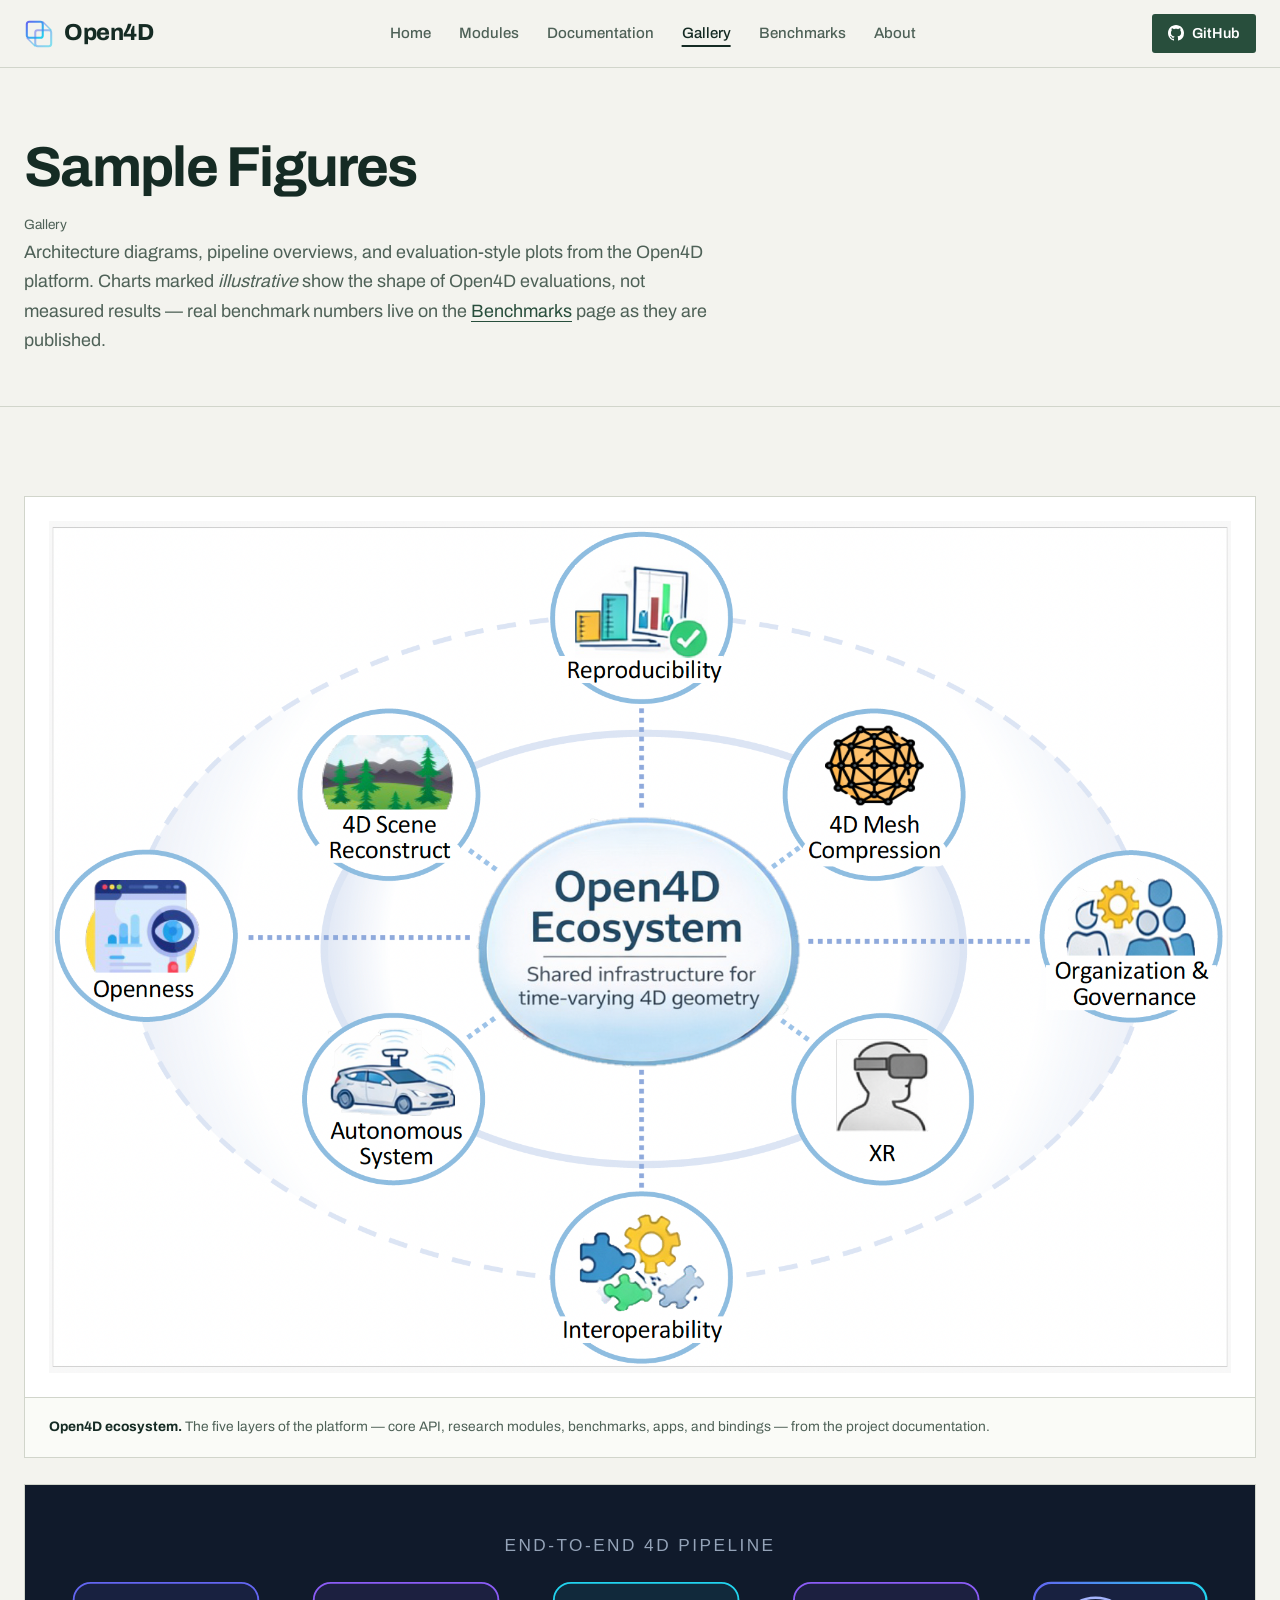
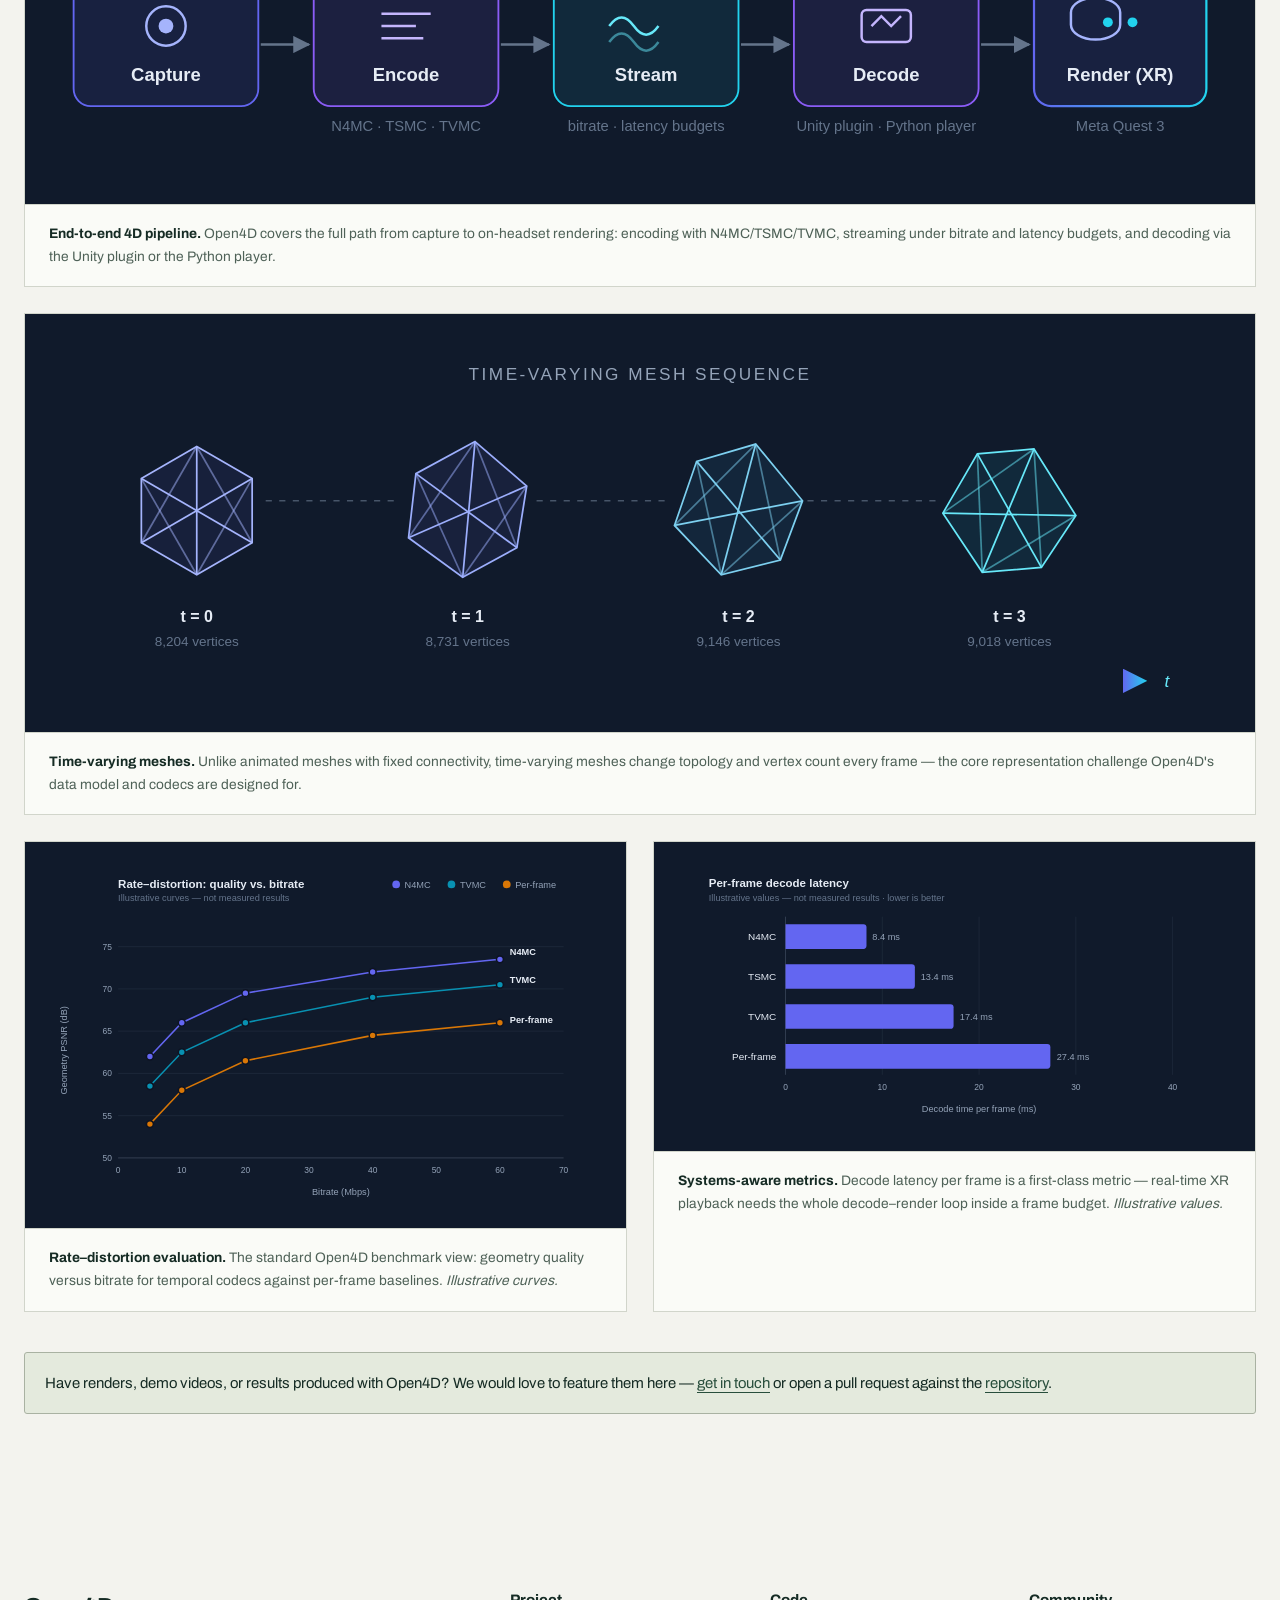
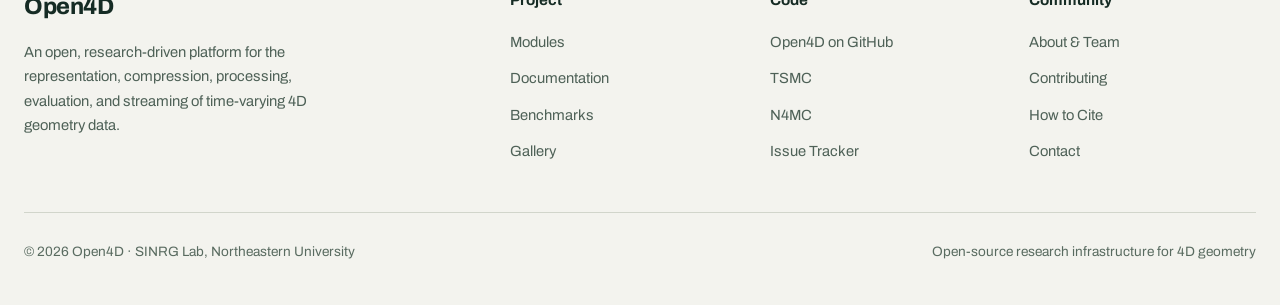
<file: gallery.html>
<!DOCTYPE html>
<html lang="en">
<head>
  <meta charset="UTF-8" />
  <meta name="viewport" content="width=device-width, initial-scale=1.0" />
  <title>Gallery — Open4D</title>
  <meta name="description" content="Sample figures from the Open4D platform: ecosystem architecture, 4D pipelines, time-varying mesh sequences, and evaluation plots." />
  <link rel="stylesheet" href="css/style.css" />
  <meta name="theme-color" content="#f3f3ee" />
  <link rel="canonical" href="https://open4dfoundation.github.io/gallery.html" />
  <link rel="icon" type="image/svg+xml" href="assets/favicon.svg" />
</head>
<body>
  <a class="skip-link" href="#main-content">Skip to content</a>

  <header class="nav">
    <div class="nav-inner">
      <a href="index.html" class="nav-logo">
        <svg class="logo-mark" viewBox="0 0 32 32" xmlns="http://www.w3.org/2000/svg" aria-hidden="true">
          <defs>
            <linearGradient id="logo-grad" x1="0" y1="0" x2="1" y2="1">
              <stop offset="0" stop-color="#6366f1"/><stop offset="1" stop-color="#22d3ee"/>
            </linearGradient>
          </defs>
          <rect x="3" y="3" width="17" height="17" rx="2.5" fill="none" stroke="url(#logo-grad)" stroke-width="2.2"/>
          <rect x="12" y="12" width="17" height="17" rx="2.5" fill="none" stroke="url(#logo-grad)" stroke-width="2.2" opacity="0.55"/>
          <line x1="20" y1="3" x2="29" y2="12" stroke="url(#logo-grad)" stroke-width="1.6" opacity="0.55"/>
          <line x1="3" y1="20" x2="12" y2="29" stroke="url(#logo-grad)" stroke-width="1.6" opacity="0.55"/>
        </svg>
        <span>Open<span class="logo-4d">4D</span></span>
      </a>
      <nav aria-label="Primary navigation">
        <ul class="nav-links" id="nav-links">
          <li><a href="index.html">Home</a></li>
          <li><a href="modules.html">Modules</a></li>
          <li><a href="documentation.html">Documentation</a></li>
          <li><a href="gallery.html" class="active" aria-current="page">Gallery</a></li>
          <li><a href="benchmarks.html">Benchmarks</a></li>
          <li><a href="about.html">About</a></li>
        </ul>
      </nav>
      <a class="nav-cta" href="https://github.com/open4dfoundation/Open4D" target="_blank" rel="noopener">
        <svg viewBox="0 0 16 16" aria-hidden="true"><path d="M8 0C3.58 0 0 3.58 0 8c0 3.54 2.29 6.53 5.47 7.59.4.07.55-.17.55-.38 0-.19-.01-.82-.01-1.49-2.01.37-2.53-.49-2.69-.94-.09-.23-.48-.94-.82-1.13-.28-.15-.68-.52-.01-.53.63-.01 1.08.58 1.23.82.72 1.21 1.87.87 2.33.66.07-.52.28-.87.51-1.07-1.78-.2-3.64-.89-3.64-3.95 0-.87.31-1.59.82-2.15-.08-.2-.36-1.02.08-2.12 0 0 .67-.21 2.2.82.64-.18 1.32-.27 2-.27s1.36.09 2 .27c1.53-1.04 2.2-.82 2.2-.82.44 1.1.16 1.92.08 2.12.51.56.82 1.27.82 2.15 0 3.07-1.87 3.75-3.65 3.95.29.25.54.73.54 1.48 0 1.07-.01 1.93-.01 2.2 0 .21.15.46.55.38A8.01 8.01 0 0 0 16 8c0-4.42-3.58-8-8-8z"/></svg>
        GitHub
      </a>
      <button class="nav-toggle" id="nav-toggle" aria-label="Open navigation" aria-expanded="false" aria-controls="nav-links"><svg viewBox="0 0 24 24" aria-hidden="true"><path d="M4 6h16M4 12h16M4 18h16"/></svg></button>
    </div>
  </header>

  <main id="main-content">

  <section class="page-hero">
    <div class="hero-bg"></div>
    <div class="container">
      <h1>Sample Figures</h1>
        <span class="section-context">Gallery</span>
      <p>
        Architecture diagrams, pipeline overviews, and evaluation-style plots from the Open4D platform.
        Charts marked <em>illustrative</em> show the shape of Open4D evaluations, not measured results —
        real benchmark numbers live on the <a href="benchmarks.html">Benchmarks</a> page as they are published.
      </p>
    </div>
  </section>

  <section class="section">
    <div class="container">
      <div class="gallery-grid">

        <figure class="figure-block wide reveal">
          <div class="figure-media"><img src="assets/open4d-ecosystem.png" alt="Open4D ecosystem architecture diagram showing core, modules, benchmarks, apps, and bindings layers" /></div>
          <figcaption><strong>Open4D ecosystem.</strong> The five layers of the platform — core API, research modules, benchmarks, apps, and bindings — from the project documentation.</figcaption>
        </figure>

        <figure class="figure-block wide reveal">
          <div class="figure-media dark"><img src="assets/fig-pipeline.svg" alt="End-to-end 4D pipeline: capture, encode, stream, decode, render" /></div>
          <figcaption><strong>End-to-end 4D pipeline.</strong> Open4D covers the full path from capture to on-headset rendering: encoding with N4MC/TSMC/TVMC, streaming under bitrate and latency budgets, and decoding via the Unity plugin or the Python player.</figcaption>
        </figure>

        <figure class="figure-block wide reveal">
          <div class="figure-media dark"><img src="assets/fig-mesh-sequence.svg" alt="A time-varying mesh sequence with changing vertex counts across four frames" /></div>
          <figcaption><strong>Time-varying meshes.</strong> Unlike animated meshes with fixed connectivity, time-varying meshes change topology and vertex count every frame — the core representation challenge Open4D's data model and codecs are designed for.</figcaption>
        </figure>

        <figure class="figure-block reveal">
          <div class="figure-media dark"><img src="assets/fig-rd-curve.svg" alt="Illustrative rate-distortion curves comparing N4MC, TVMC, and a per-frame baseline" /></div>
          <figcaption><strong>Rate–distortion evaluation.</strong> The standard Open4D benchmark view: geometry quality versus bitrate for temporal codecs against per-frame baselines. <em>Illustrative curves.</em></figcaption>
        </figure>

        <figure class="figure-block reveal">
          <div class="figure-media dark"><img src="assets/fig-decode-latency.svg" alt="Illustrative bar chart of per-frame decode latency for N4MC, TSMC, TVMC, and a per-frame baseline" /></div>
          <figcaption><strong>Systems-aware metrics.</strong> Decode latency per frame is a first-class metric — real-time XR playback needs the whole decode–render loop inside a frame budget. <em>Illustrative values.</em></figcaption>
        </figure>

      </div>

      <div class="callout" style="margin-top: 40px;">
        <span class="callout-icon">📷</span>
        <p>
          Have renders, demo videos, or results produced with Open4D? We would love to feature them here —
          <a href="mailto:m.dasari@northeastern.edu">get in touch</a> or open a pull request against the
          <a href="https://github.com/open4dfoundation/Open4D" target="_blank" rel="noopener">repository</a>.
        </p>
      </div>
    </div>
  </section>

  </main>

  <footer class="footer">
    <div class="container">
      <div class="footer-grid">
        <div class="footer-brand">
          <a href="index.html" class="nav-logo"><span>Open<span class="logo-4d">4D</span></span></a>
          <p>An open, research-driven platform for the representation, compression, processing, evaluation, and streaming of time-varying 4D geometry data.</p>
        </div>
        <div>
          <h5>Project</h5>
          <ul>
            <li><a href="modules.html">Modules</a></li>
            <li><a href="documentation.html">Documentation</a></li>
            <li><a href="benchmarks.html">Benchmarks</a></li>
            <li><a href="gallery.html">Gallery</a></li>
          </ul>
        </div>
        <div>
          <h5>Code</h5>
          <ul>
            <li><a href="https://github.com/open4dfoundation/Open4D" target="_blank" rel="noopener">Open4D on GitHub</a></li>
            <li><a href="https://github.com/SINRG-Lab/TSMC" target="_blank" rel="noopener">TSMC</a></li>
            <li><a href="https://github.com/frozzzen3/N4MC" target="_blank" rel="noopener">N4MC</a></li>
            <li><a href="https://github.com/open4dfoundation/Open4D/issues" target="_blank" rel="noopener">Issue Tracker</a></li>
          </ul>
        </div>
        <div>
          <h5>Community</h5>
          <ul>
            <li><a href="about.html">About &amp; Team</a></li>
            <li><a href="about.html#contributing">Contributing</a></li>
            <li><a href="about.html#citation">How to Cite</a></li>
            <li><a href="mailto:m.dasari@northeastern.edu">Contact</a></li>
          </ul>
        </div>
      </div>
      <div class="footer-bottom">
        <span>© 2026 Open4D · SINRG Lab, Northeastern University</span>
        <span>Open-source research infrastructure for 4D geometry</span>
      </div>
    </div>
  </footer>

  <script src="js/main.js"></script>
</body>
</html>
</file>
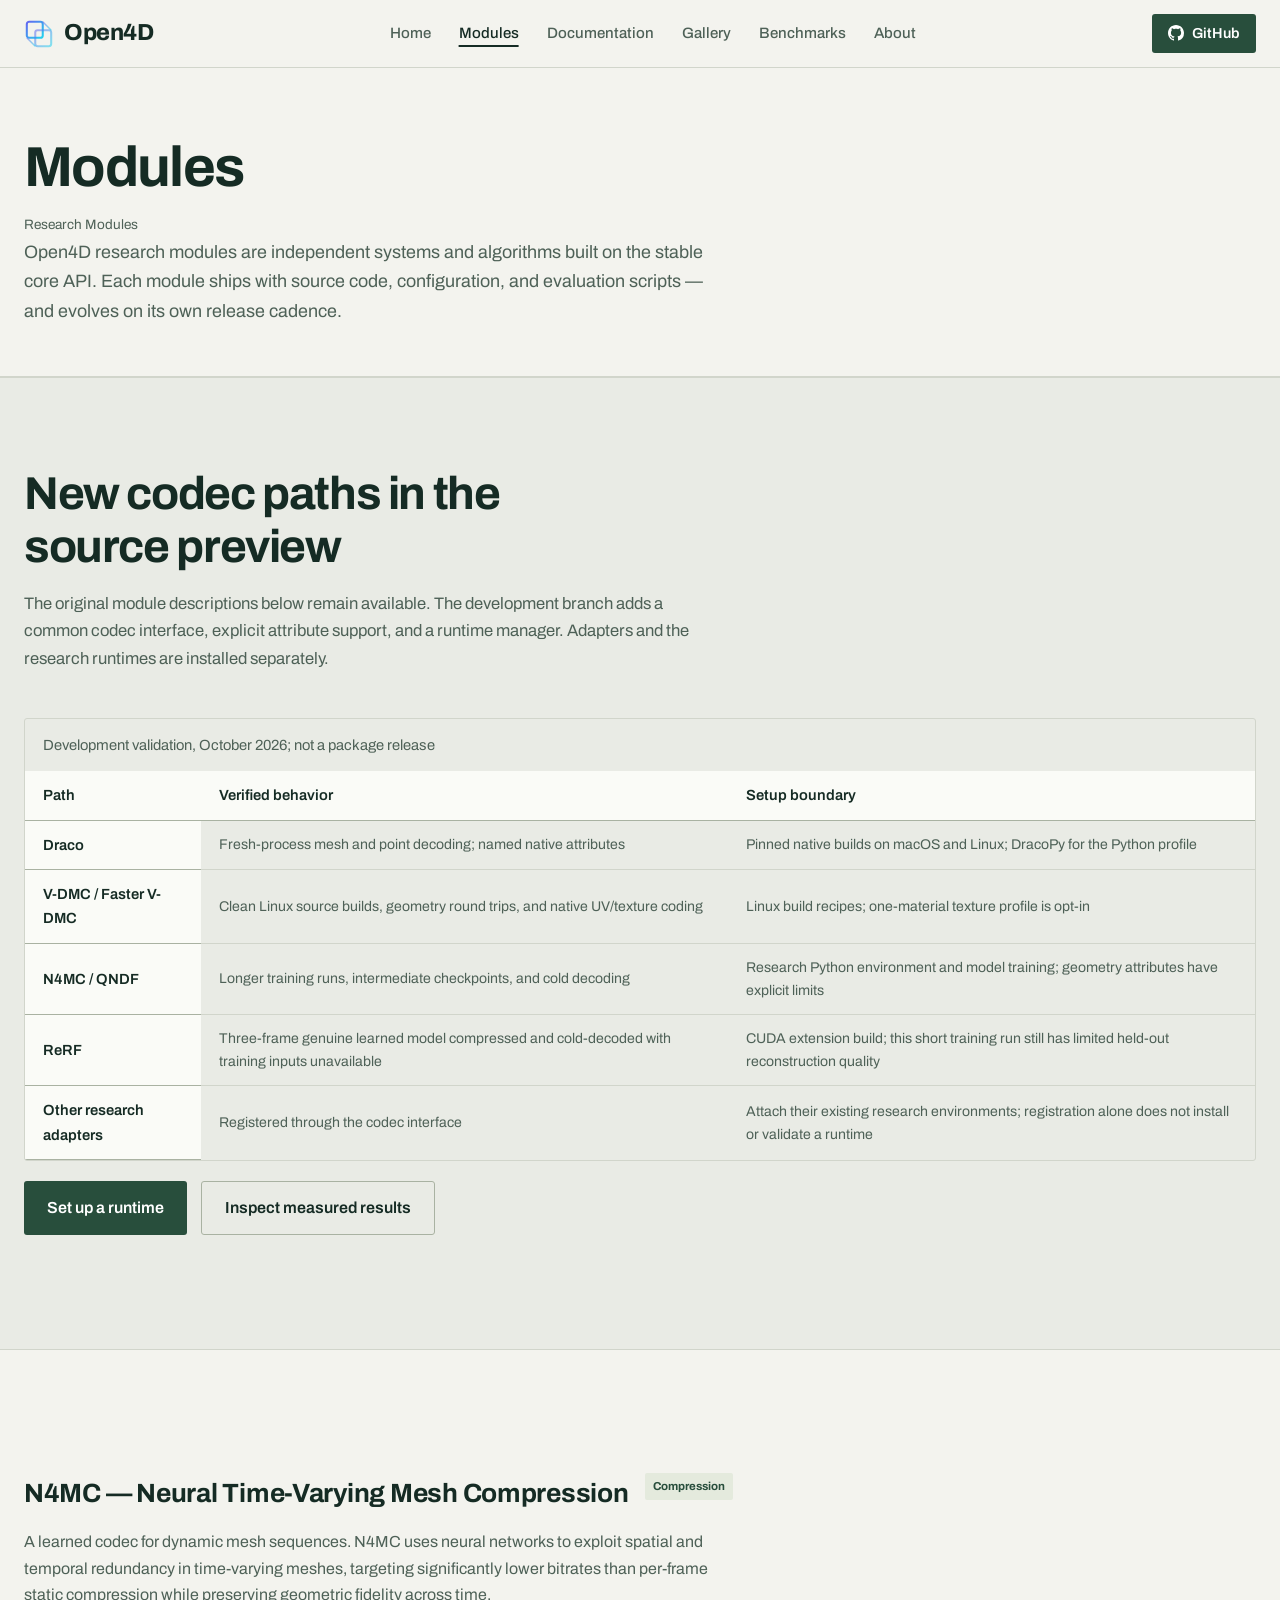
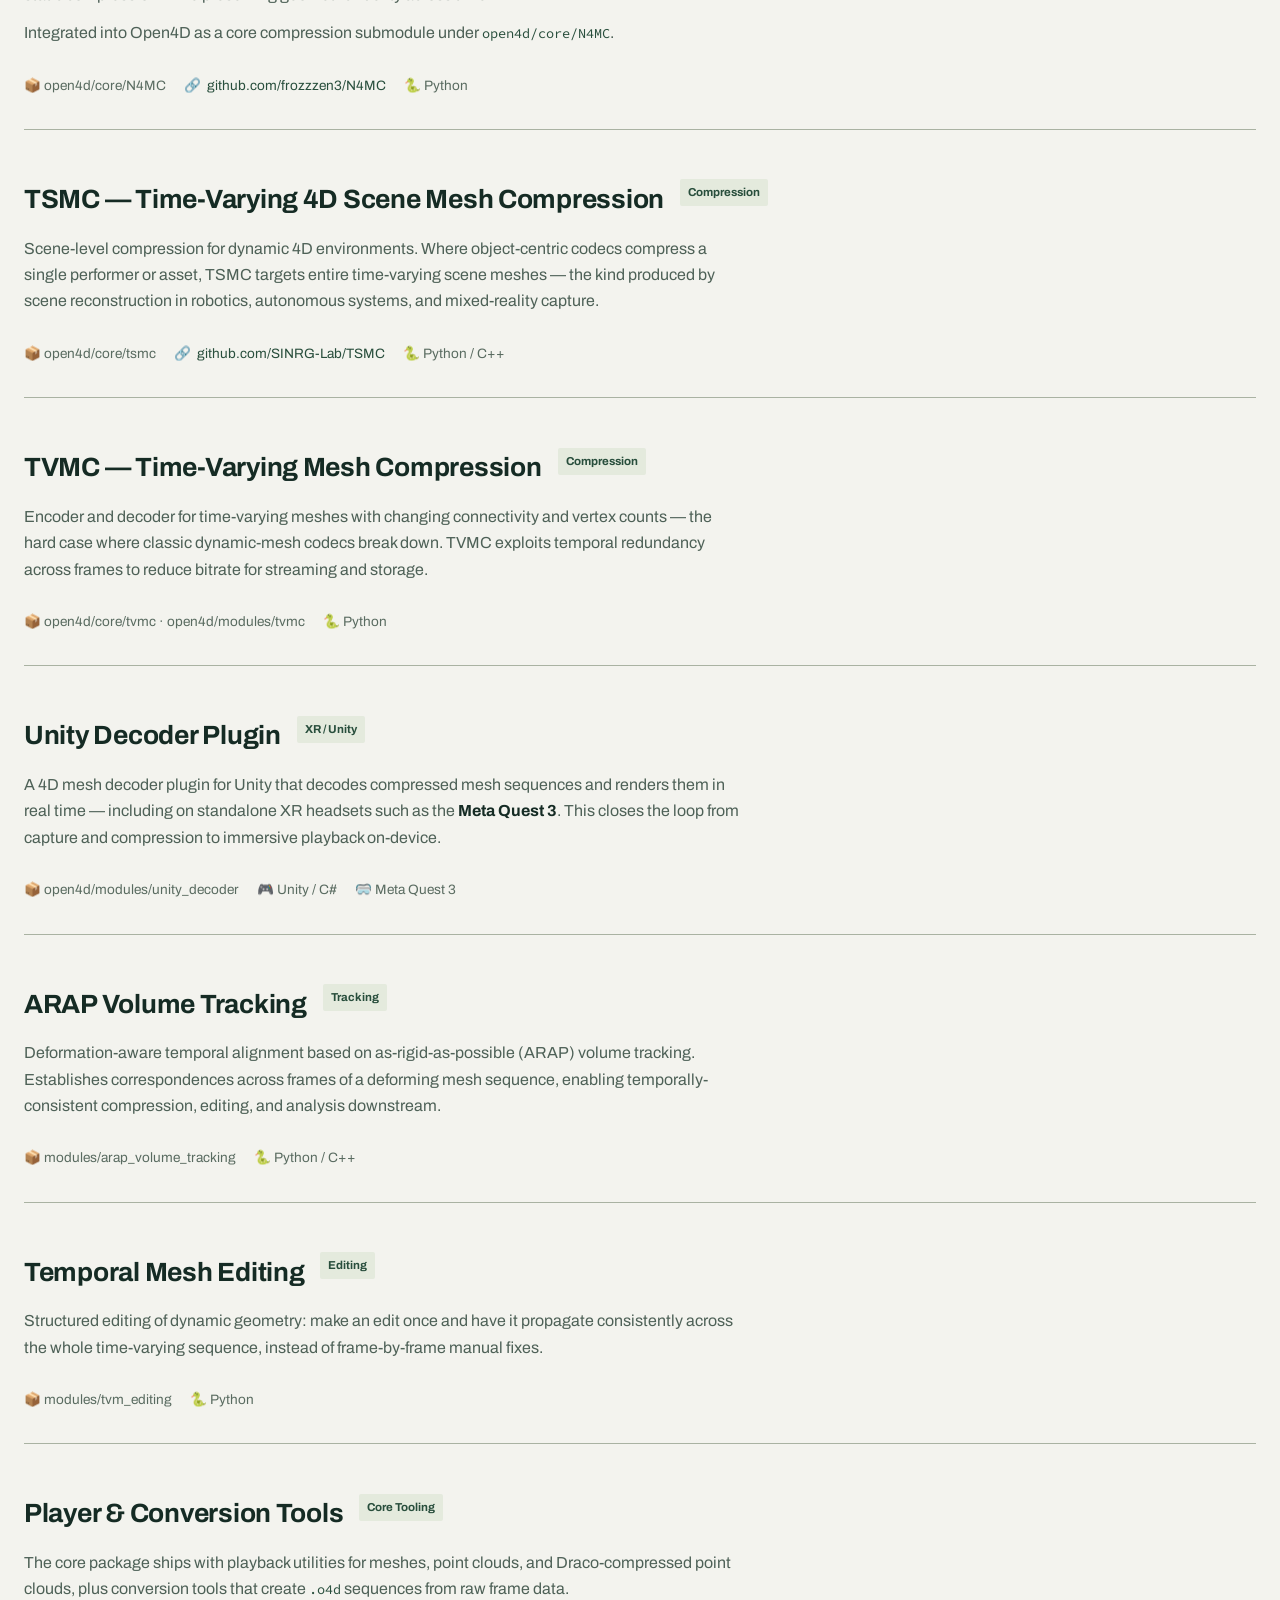
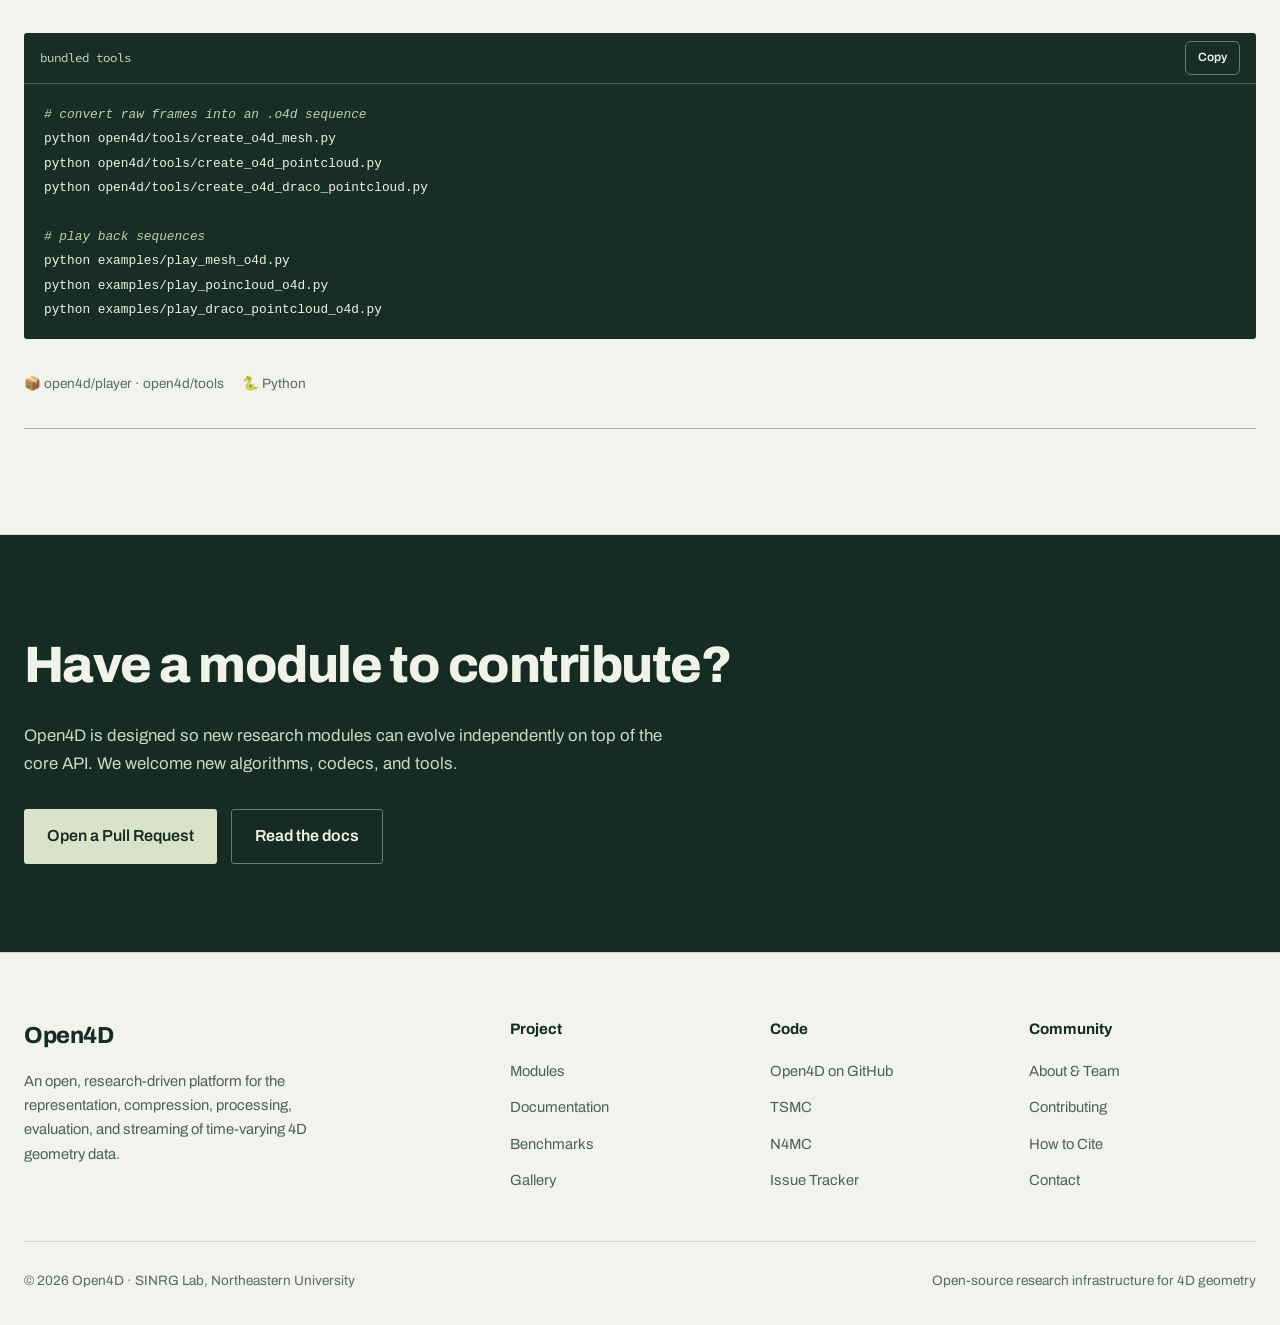
<file: modules.html>
<!DOCTYPE html>
<html lang="en">
<head>
  <meta charset="UTF-8" />
  <meta name="viewport" content="width=device-width, initial-scale=1.0" />
  <title>Modules — Open4D</title>
  <meta name="description" content="Research modules in the Open4D platform: N4MC, TSMC, TVMC, Unity decoder plugin, ARAP volume tracking, and temporal mesh editing." />
  <link rel="stylesheet" href="css/style.css" />
  <meta name="theme-color" content="#f3f3ee" />
  <link rel="canonical" href="https://open4dfoundation.github.io/modules.html" />
  <link rel="icon" type="image/svg+xml" href="assets/favicon.svg" />
</head>
<body>
  <a class="skip-link" href="#main-content">Skip to content</a>

  <header class="nav">
    <div class="nav-inner">
      <a href="index.html" class="nav-logo">
        <svg class="logo-mark" viewBox="0 0 32 32" xmlns="http://www.w3.org/2000/svg" aria-hidden="true">
          <defs>
            <linearGradient id="logo-grad" x1="0" y1="0" x2="1" y2="1">
              <stop offset="0" stop-color="#6366f1"/><stop offset="1" stop-color="#22d3ee"/>
            </linearGradient>
          </defs>
          <rect x="3" y="3" width="17" height="17" rx="2.5" fill="none" stroke="url(#logo-grad)" stroke-width="2.2"/>
          <rect x="12" y="12" width="17" height="17" rx="2.5" fill="none" stroke="url(#logo-grad)" stroke-width="2.2" opacity="0.55"/>
          <line x1="20" y1="3" x2="29" y2="12" stroke="url(#logo-grad)" stroke-width="1.6" opacity="0.55"/>
          <line x1="3" y1="20" x2="12" y2="29" stroke="url(#logo-grad)" stroke-width="1.6" opacity="0.55"/>
        </svg>
        <span>Open<span class="logo-4d">4D</span></span>
      </a>
      <nav aria-label="Primary navigation">
        <ul class="nav-links" id="nav-links">
          <li><a href="index.html">Home</a></li>
          <li><a href="modules.html" class="active" aria-current="page">Modules</a></li>
          <li><a href="documentation.html">Documentation</a></li>
          <li><a href="gallery.html">Gallery</a></li>
          <li><a href="benchmarks.html">Benchmarks</a></li>
          <li><a href="about.html">About</a></li>
        </ul>
      </nav>
      <a class="nav-cta" href="https://github.com/open4dfoundation/Open4D" target="_blank" rel="noopener">
        <svg viewBox="0 0 16 16" aria-hidden="true"><path d="M8 0C3.58 0 0 3.58 0 8c0 3.54 2.29 6.53 5.47 7.59.4.07.55-.17.55-.38 0-.19-.01-.82-.01-1.49-2.01.37-2.53-.49-2.69-.94-.09-.23-.48-.94-.82-1.13-.28-.15-.68-.52-.01-.53.63-.01 1.08.58 1.23.82.72 1.21 1.87.87 2.33.66.07-.52.28-.87.51-1.07-1.78-.2-3.64-.89-3.64-3.95 0-.87.31-1.59.82-2.15-.08-.2-.36-1.02.08-2.12 0 0 .67-.21 2.2.82.64-.18 1.32-.27 2-.27s1.36.09 2 .27c1.53-1.04 2.2-.82 2.2-.82.44 1.1.16 1.92.08 2.12.51.56.82 1.27.82 2.15 0 3.07-1.87 3.75-3.65 3.95.29.25.54.73.54 1.48 0 1.07-.01 1.93-.01 2.2 0 .21.15.46.55.38A8.01 8.01 0 0 0 16 8c0-4.42-3.58-8-8-8z"/></svg>
        GitHub
      </a>
      <button class="nav-toggle" id="nav-toggle" aria-label="Open navigation" aria-expanded="false" aria-controls="nav-links"><svg viewBox="0 0 24 24" aria-hidden="true"><path d="M4 6h16M4 12h16M4 18h16"/></svg></button>
    </div>
  </header>

  <main id="main-content">

  <section class="page-hero">
    <div class="hero-bg"></div>
    <div class="container">
      <h1>Modules</h1>
        <span class="section-context">Research Modules</span>
      <p>
        Open4D research modules are independent systems and algorithms built on the stable core API.
        Each module ships with source code, configuration, and evaluation scripts — and evolves on its
        own release cadence.
      </p>
    </div>
  </section>


  <section class="section section-alt" id="development-codecs"><div class="container"><div class="section-head left"><h2>New codec paths in the source preview</h2><p>The original module descriptions below remain available. The development branch adds a common codec interface, explicit attribute support, and a runtime manager. Adapters and the research runtimes are installed separately.</p></div><div class="table-wrap" tabindex="0" aria-label="Scrollable development codec support"><table><caption>Development validation, October 2026; not a package release</caption><thead><tr><th>Path</th><th>Verified behavior</th><th>Setup boundary</th></tr></thead><tbody><tr><th scope="row">Draco</th><td>Fresh-process mesh and point decoding; named native attributes</td><td>Pinned native builds on macOS and Linux; DracoPy for the Python profile</td></tr><tr><th scope="row">V-DMC / Faster V-DMC</th><td>Clean Linux source builds, geometry round trips, and native UV/texture coding</td><td>Linux build recipes; one-material texture profile is opt-in</td></tr><tr><th scope="row">N4MC / QNDF</th><td>Longer training runs, intermediate checkpoints, and cold decoding</td><td>Research Python environment and model training; geometry attributes have explicit limits</td></tr><tr><th scope="row">ReRF</th><td>Three-frame genuine learned model compressed and cold-decoded with training inputs unavailable</td><td>CUDA extension build; this short training run still has limited held-out reconstruction quality</td></tr><tr><th scope="row">Other research adapters</th><td>Registered through the codec interface</td><td>Attach their existing research environments; registration alone does not install or validate a runtime</td></tr></tbody></table></div><div class="hero-actions"><a class="btn btn-primary" href="documentation.html#native-backends">Set up a runtime</a><a class="btn btn-secondary" href="benchmarks.html#measured-results">Inspect measured results</a></div></div></section>
  <section class="section">
    <div class="container">

      <!-- N4MC -->
      <div class="module-row reveal" id="n4mc">
        <div class="module-head">
          <h3>N4MC — Neural Time-Varying Mesh Compression</h3>
          <span class="card-tag tag-core">Compression</span>
        </div>
        <p>
          A learned codec for dynamic mesh sequences. N4MC uses neural networks to exploit spatial and
          temporal redundancy in time-varying meshes, targeting significantly lower bitrates than
          per-frame static compression while preserving geometric fidelity across time.
        </p>
        <p>
          Integrated into Open4D as a core compression submodule under <code style="font-family: var(--mono); font-size: 0.85em; color: var(--accent);">open4d/core/N4MC</code>.
        </p>
        <div class="module-meta">
          <span>📦 open4d/core/N4MC</span>
          <span>🔗 <a href="https://github.com/frozzzen3/N4MC" target="_blank" rel="noopener">github.com/frozzzen3/N4MC</a></span>
          <span>🐍 Python</span>
        </div>
      </div>

      <!-- TSMC -->
      <div class="module-row reveal" id="tsmc">
        <div class="module-head">
          <h3>TSMC — Time-Varying 4D Scene Mesh Compression</h3>
          <span class="card-tag tag-core">Compression</span>
        </div>
        <p>
          Scene-level compression for dynamic 4D environments. Where object-centric codecs compress a
          single performer or asset, TSMC targets entire time-varying scene meshes — the kind produced
          by scene reconstruction in robotics, autonomous systems, and mixed-reality capture.
        </p>
        <div class="module-meta">
          <span>📦 open4d/core/tsmc</span>
          <span>🔗 <a href="https://github.com/SINRG-Lab/TSMC" target="_blank" rel="noopener">github.com/SINRG-Lab/TSMC</a></span>
          <span>🐍 Python / C++</span>
        </div>
      </div>

      <!-- TVMC -->
      <div class="module-row reveal" id="tvmc">
        <div class="module-head">
          <h3>TVMC — Time-Varying Mesh Compression</h3>
          <span class="card-tag tag-core">Compression</span>
        </div>
        <p>
          Encoder and decoder for time-varying meshes with changing connectivity and vertex counts —
          the hard case where classic dynamic-mesh codecs break down. TVMC exploits temporal redundancy
          across frames to reduce bitrate for streaming and storage.
        </p>
        <div class="module-meta">
          <span>📦 open4d/core/tvmc · open4d/modules/tvmc</span>
          <span>🐍 Python</span>
        </div>
      </div>

      <!-- Unity -->
      <div class="module-row reveal" id="unity">
        <div class="module-head">
          <h3>Unity Decoder Plugin</h3>
          <span class="card-tag tag-app">XR / Unity</span>
        </div>
        <p>
          A 4D mesh decoder plugin for Unity that decodes compressed mesh sequences and renders them in
          real time — including on standalone XR headsets such as the <strong style="color: var(--text);">Meta Quest 3</strong>.
          This closes the loop from capture and compression to immersive playback on-device.
        </p>
        <div class="module-meta">
          <span>📦 open4d/modules/unity_decoder</span>
          <span>🎮 Unity / C#</span>
          <span>🥽 Meta Quest 3</span>
        </div>
      </div>

      <!-- ARAP -->
      <div class="module-row reveal" id="arap">
        <div class="module-head">
          <h3>ARAP Volume Tracking</h3>
          <span class="card-tag tag-module">Tracking</span>
        </div>
        <p>
          Deformation-aware temporal alignment based on as-rigid-as-possible (ARAP) volume tracking.
          Establishes correspondences across frames of a deforming mesh sequence, enabling
          temporally-consistent compression, editing, and analysis downstream.
        </p>
        <div class="module-meta">
          <span>📦 modules/arap_volume_tracking</span>
          <span>🐍 Python / C++</span>
        </div>
      </div>

      <!-- Editing -->
      <div class="module-row reveal" id="editing">
        <div class="module-head">
          <h3>Temporal Mesh Editing</h3>
          <span class="card-tag tag-module">Editing</span>
        </div>
        <p>
          Structured editing of dynamic geometry: make an edit once and have it propagate consistently
          across the whole time-varying sequence, instead of frame-by-frame manual fixes.
        </p>
        <div class="module-meta">
          <span>📦 modules/tvm_editing</span>
          <span>🐍 Python</span>
        </div>
      </div>

      <!-- Player & tools -->
      <div class="module-row reveal" id="player">
        <div class="module-head">
          <h3>Player &amp; Conversion Tools</h3>
          <span class="card-tag tag-app">Core Tooling</span>
        </div>
        <p>
          The core package ships with playback utilities for meshes, point clouds, and Draco-compressed
          point clouds, plus conversion tools that create <code style="font-family: var(--mono); font-size: 0.85em; color: var(--accent);">.o4d</code>
          sequences from raw frame data.
        </p>
        <div class="code-block">
          <div class="code-head"><span>bundled tools</span><button class="copy-btn">Copy</button></div>
          <pre><code><span class="cm"># convert raw frames into an .o4d sequence</span>
python open4d/tools/create_o4d_mesh.py
python open4d/tools/create_o4d_pointcloud.py
python open4d/tools/create_o4d_draco_pointcloud.py

<span class="cm"># play back sequences</span>
python examples/play_mesh_o4d.py
python examples/play_poincloud_o4d.py
python examples/play_draco_pointcloud_o4d.py</code></pre>
        </div>
        <div class="module-meta">
          <span>📦 open4d/player · open4d/tools</span>
          <span>🐍 Python</span>
        </div>
      </div>

    </div>
  </section>

  <section class="cta-band">
    <h2>Have a module to contribute?</h2>
    <p>Open4D is designed so new research modules can evolve independently on top of the core API. We welcome new algorithms, codecs, and tools.</p>
    <div class="hero-actions" style="margin-bottom: 0;">
      <a href="https://github.com/open4dfoundation/Open4D" target="_blank" rel="noopener" class="btn btn-primary">Open a Pull Request</a>
      <a href="documentation.html" class="btn btn-secondary">Read the docs</a>
    </div>
  </section>

  </main>

  <footer class="footer">
    <div class="container">
      <div class="footer-grid">
        <div class="footer-brand">
          <a href="index.html" class="nav-logo"><span>Open<span class="logo-4d">4D</span></span></a>
          <p>An open, research-driven platform for the representation, compression, processing, evaluation, and streaming of time-varying 4D geometry data.</p>
        </div>
        <div>
          <h5>Project</h5>
          <ul>
            <li><a href="modules.html">Modules</a></li>
            <li><a href="documentation.html">Documentation</a></li>
            <li><a href="benchmarks.html">Benchmarks</a></li>
            <li><a href="gallery.html">Gallery</a></li>
          </ul>
        </div>
        <div>
          <h5>Code</h5>
          <ul>
            <li><a href="https://github.com/open4dfoundation/Open4D" target="_blank" rel="noopener">Open4D on GitHub</a></li>
            <li><a href="https://github.com/SINRG-Lab/TSMC" target="_blank" rel="noopener">TSMC</a></li>
            <li><a href="https://github.com/frozzzen3/N4MC" target="_blank" rel="noopener">N4MC</a></li>
            <li><a href="https://github.com/open4dfoundation/Open4D/issues" target="_blank" rel="noopener">Issue Tracker</a></li>
          </ul>
        </div>
        <div>
          <h5>Community</h5>
          <ul>
            <li><a href="about.html">About &amp; Team</a></li>
            <li><a href="about.html#contributing">Contributing</a></li>
            <li><a href="about.html#citation">How to Cite</a></li>
            <li><a href="mailto:m.dasari@northeastern.edu">Contact</a></li>
          </ul>
        </div>
      </div>
      <div class="footer-bottom">
        <span>© 2026 Open4D · SINRG Lab, Northeastern University</span>
        <span>Open-source research infrastructure for 4D geometry</span>
      </div>
    </div>
  </footer>

  <script src="js/main.js"></script>
</body>
</html>
</file>
<file: css/style.css>
/* ==========================================================================
   Open4D Website — Shared Stylesheet
   ========================================================================== */

@font-face { font-family: "Archivo"; src: url("../assets/fonts/archivo-latin-wght-normal.woff2") format("woff2"); font-style: normal; font-weight: 100 900; font-display: swap; }
@font-face { font-family: "Source Code Pro"; src: url("../assets/fonts/source-code-pro-latin-wght-normal.woff2") format("woff2"); font-style: normal; font-weight: 200 900; font-display: swap; }

:root {
  --bg: #f3f3ee;
  --bg-elevated: #e9ebe5;
  --bg-card: #fafbf7;
  --bg-card-hover: #ffffff;
  --border: #d1d5cb;
  --border-strong: #a9b2a2;
  --text: #152b24;
  --text-muted: #4e6157;
  --text-faint: #596b60;
  --accent: #284e3c;
  --accent-2: #284e3c;
  --accent-3: #284e3c;
  --gradient: #284e3c;
  --gradient-soft: #e4eadd;
  --radius: 0;
  --radius-sm: 3px;
  --shadow: none;
  --font: "Archivo", Arial, sans-serif;
  --mono: "Source Code Pro", ui-monospace, Menlo, monospace;
  --nav-height: 68px;
}

* { margin: 0; padding: 0; box-sizing: border-box; }

html { scroll-behavior: smooth; scroll-padding-top: calc(var(--nav-height) + 20px); }

body {
  font-family: var(--font);
  background: var(--bg);
  color: var(--text);
  line-height: 1.65;
  -webkit-font-smoothing: antialiased;
}

::selection { background: rgba(99, 102, 241, 0.45); }

img { max-width: 100%; display: block; }

a { color: var(--accent-2); text-decoration: none; }
a:hover { text-decoration: underline; }

.container { max-width: 1180px; margin: 0 auto; padding: 0 24px; }

/* --------------------------------------------------------------------------
   Navigation
   -------------------------------------------------------------------------- */

.nav {
  position: fixed;
  inset: 0 0 auto 0;
  height: var(--nav-height);
  z-index: 100;
  backdrop-filter: blur(16px);
  -webkit-backdrop-filter: blur(16px);
  background: rgba(7, 11, 20, 0.78);
  border-bottom: 1px solid var(--border);
}

.nav-inner {
  max-width: 1180px;
  margin: 0 auto;
  padding: 0 24px;
  height: 100%;
  display: flex;
  align-items: center;
  justify-content: space-between;
  gap: 24px;
}

.nav-logo {
  display: flex;
  align-items: center;
  gap: 10px;
  font-weight: 700;
  font-size: 1.25rem;
  color: var(--text);
  letter-spacing: -0.02em;
}
.nav-logo:hover { text-decoration: none; }
.nav-logo .logo-mark { width: 30px; height: 30px; flex-shrink: 0; }
.nav-logo .logo-4d {
  background: var(--gradient);
  -webkit-background-clip: text;
  background-clip: text;
  color: transparent;
}

.nav-links {
  display: flex;
  align-items: center;
  gap: 6px;
  list-style: none;
}
.nav-links a {
  display: block;
  padding: 8px 14px;
  border-radius: 8px;
  color: var(--text-muted);
  font-size: 0.94rem;
  font-weight: 500;
  transition: color 0.15s, background 0.15s;
}
.nav-links a:hover { color: var(--text); background: rgba(148, 163, 184, 0.08); text-decoration: none; }
.nav-links a.active { color: var(--text); background: rgba(99, 102, 241, 0.16); }

.nav-cta {
  display: inline-flex;
  align-items: center;
  gap: 8px;
  padding: 8px 16px;
  border-radius: 8px;
  background: var(--gradient);
  color: #fff !important;
  font-weight: 600;
  font-size: 0.9rem;
  transition: opacity 0.15s, transform 0.15s;
}
.nav-cta:hover { opacity: 0.9; transform: translateY(-1px); text-decoration: none; }
.nav-cta svg { width: 16px; height: 16px; fill: currentColor; }

.nav-toggle {
  display: none;
  background: none;
  border: 1px solid var(--border-strong);
  border-radius: 8px;
  color: var(--text);
  width: 42px;
  height: 42px;
  font-size: 1.2rem;
  cursor: pointer;
}

/* --------------------------------------------------------------------------
   Hero
   -------------------------------------------------------------------------- */

.hero {
  position: relative;
  padding: calc(var(--nav-height) + 96px) 0 96px;
  overflow: hidden;
  text-align: center;
}

.hero-bg {
  position: absolute;
  inset: 0;
  z-index: -1;
  background:
    radial-gradient(ellipse 60% 50% at 20% 0%, rgba(99, 102, 241, 0.22), transparent 60%),
    radial-gradient(ellipse 50% 45% at 80% 10%, rgba(34, 211, 238, 0.14), transparent 60%),
    radial-gradient(ellipse 45% 40% at 50% 100%, rgba(139, 92, 246, 0.10), transparent 60%);
}

.hero-grid {
  position: absolute;
  inset: 0;
  z-index: -1;
  background-image:
    linear-gradient(rgba(148, 163, 184, 0.05) 1px, transparent 1px),
    linear-gradient(90deg, rgba(148, 163, 184, 0.05) 1px, transparent 1px);
  background-size: 48px 48px;
  mask-image: radial-gradient(ellipse 70% 60% at 50% 30%, black 30%, transparent 75%);
  -webkit-mask-image: radial-gradient(ellipse 70% 60% at 50% 30%, black 30%, transparent 75%);
}

.hero-badge {
  display: inline-flex;
  align-items: center;
  gap: 8px;
  padding: 6px 16px;
  border-radius: 100px;
  border: 1px solid var(--border-strong);
  background: rgba(99, 102, 241, 0.1);
  color: var(--text-muted);
  font-size: 0.85rem;
  font-weight: 500;
  margin-bottom: 28px;
}
.hero-badge .dot {
  width: 8px; height: 8px; border-radius: 50%;
  background: var(--accent-2);
  box-shadow: 0 0 12px var(--accent-2);
}

.hero h1 {
  font-size: clamp(2.6rem, 6vw, 4.4rem);
  font-weight: 800;
  letter-spacing: -0.035em;
  line-height: 1.08;
  margin-bottom: 24px;
}
.hero h1 .gradient-text {
  background: var(--gradient);
  -webkit-background-clip: text;
  background-clip: text;
  color: transparent;
}

.hero-sub {
  max-width: 760px;
  margin: 0 auto 40px;
  font-size: 1.18rem;
  color: var(--text-muted);
}

.hero-actions {
  display: flex;
  justify-content: center;
  gap: 14px;
  flex-wrap: wrap;
  margin-bottom: 56px;
}

.btn {
  display: inline-flex;
  align-items: center;
  gap: 10px;
  padding: 13px 28px;
  border-radius: 10px;
  font-weight: 600;
  font-size: 1rem;
  transition: transform 0.15s, opacity 0.15s, background 0.15s;
  cursor: pointer;
  border: none;
}
.btn:hover { text-decoration: none; transform: translateY(-2px); }
.btn svg { width: 18px; height: 18px; fill: currentColor; }
.btn-primary { background: var(--gradient); color: #fff; box-shadow: 0 8px 24px rgba(99, 102, 241, 0.35); }
.btn-primary:hover { opacity: 0.92; }
.btn-secondary {
  background: rgba(148, 163, 184, 0.08);
  color: var(--text);
  border: 1px solid var(--border-strong);
}
.btn-secondary:hover { background: rgba(148, 163, 184, 0.14); }

.hero-terminal {
  max-width: 620px;
  margin: 0 auto;
  text-align: left;
  border-radius: var(--radius);
  border: 1px solid var(--border-strong);
  background: rgba(10, 15, 28, 0.85);
  box-shadow: var(--shadow);
  overflow: hidden;
}
.hero-terminal .term-bar {
  display: flex;
  align-items: center;
  gap: 8px;
  padding: 12px 16px;
  border-bottom: 1px solid var(--border);
}
.term-bar .term-dot { width: 12px; height: 12px; border-radius: 50%; }
.term-bar .term-dot:nth-child(1) { background: #ff5f57; }
.term-bar .term-dot:nth-child(2) { background: #febc2e; }
.term-bar .term-dot:nth-child(3) { background: #28c840; }
.term-bar .term-title { margin-left: auto; margin-right: auto; font-size: 0.8rem; color: var(--text-faint); font-family: var(--mono); }
.hero-terminal pre {
  padding: 20px 22px;
  font-family: var(--mono);
  font-size: 0.9rem;
  line-height: 1.9;
  overflow-x: auto;
}
.hero-terminal .prompt { color: var(--accent-2); }
.hero-terminal .comment { color: var(--text-faint); }

/* Stats strip */
.stats-strip {
  display: grid;
  grid-template-columns: repeat(4, 1fr);
  gap: 1px;
  background: var(--border);
  border-block: 1px solid var(--border);
}
.stat {
  background: var(--bg-elevated);
  padding: 32px 20px;
  text-align: center;
}
.stat .stat-num {
  font-size: 2rem;
  font-weight: 800;
  letter-spacing: -0.02em;
  background: var(--gradient);
  -webkit-background-clip: text;
  background-clip: text;
  color: transparent;
}
.stat .stat-label { color: var(--text-muted); font-size: 0.9rem; margin-top: 4px; }

/* --------------------------------------------------------------------------
   Sections
   -------------------------------------------------------------------------- */

.section { padding: 96px 0; }
.section-alt { background: var(--bg-elevated); border-block: 1px solid var(--border); }

.section-head { max-width: 720px; margin: 0 auto 56px; text-align: center; }
.section-head.left { text-align: left; margin-left: 0; }
.section-eyebrow {
  display: inline-block;
  font-size: 0.82rem;
  font-weight: 700;
  text-transform: uppercase;
  letter-spacing: 0.12em;
  background: var(--gradient);
  -webkit-background-clip: text;
  background-clip: text;
  color: transparent;
  margin-bottom: 14px;
}
.section-head h2 {
  font-size: clamp(1.9rem, 4vw, 2.7rem);
  font-weight: 800;
  letter-spacing: -0.03em;
  line-height: 1.15;
  margin-bottom: 16px;
}
.section-head p { color: var(--text-muted); font-size: 1.08rem; }

/* Cards */
.grid { display: grid; gap: 22px; }
.grid-2 { grid-template-columns: repeat(2, 1fr); }
.grid-3 { grid-template-columns: repeat(3, 1fr); }

.card {
  background: var(--bg-card);
  border: 1px solid var(--border);
  border-radius: var(--radius);
  padding: 28px;
  transition: transform 0.2s, border-color 0.2s, background 0.2s;
}
.card:hover { transform: translateY(-4px); border-color: var(--border-strong); background: var(--bg-card-hover); }

.card-icon {
  width: 48px;
  height: 48px;
  border-radius: 12px;
  display: flex;
  align-items: center;
  justify-content: center;
  background: var(--gradient-soft);
  border: 1px solid var(--border-strong);
  margin-bottom: 18px;
}
.card-icon svg { width: 24px; height: 24px; stroke: var(--accent-2); fill: none; stroke-width: 1.8; }

.card h3 { font-size: 1.15rem; font-weight: 700; margin-bottom: 10px; letter-spacing: -0.01em; }
.card p { color: var(--text-muted); font-size: 0.95rem; }
.card .card-link { display: inline-block; margin-top: 14px; font-weight: 600; font-size: 0.9rem; }

.card-tag {
  display: inline-block;
  padding: 3px 10px;
  border-radius: 100px;
  font-size: 0.72rem;
  font-weight: 700;
  text-transform: uppercase;
  letter-spacing: 0.06em;
  margin-bottom: 14px;
}
.tag-core { background: rgba(99, 102, 241, 0.18); color: #a5b4fc; }
.tag-module { background: rgba(34, 211, 238, 0.14); color: #67e8f9; }
.tag-app { background: rgba(167, 139, 250, 0.16); color: #c4b5fd; }
.tag-soon { background: rgba(251, 191, 36, 0.14); color: #fcd34d; }

/* Figure blocks */
.figure-block {
  background: var(--bg-card);
  border: 1px solid var(--border);
  border-radius: var(--radius);
  overflow: hidden;
}
.figure-block .figure-media {
  background: #fff;
  padding: 24px;
  display: flex;
  justify-content: center;
}
.figure-block .figure-media.dark { background: var(--bg-elevated); }
.figure-block figcaption {
  padding: 18px 24px;
  border-top: 1px solid var(--border);
  color: var(--text-muted);
  font-size: 0.92rem;
}
.figure-block figcaption strong { color: var(--text); }

/* Split layout */
.split {
  display: grid;
  grid-template-columns: 1fr 1fr;
  gap: 56px;
  align-items: center;
}

/* Checklist */
.checklist { list-style: none; display: grid; gap: 14px; }
.checklist li { display: flex; gap: 12px; align-items: flex-start; color: var(--text-muted); }
.checklist li strong { color: var(--text); }
.checklist .check {
  flex-shrink: 0;
  width: 22px; height: 22px;
  border-radius: 50%;
  background: var(--gradient-soft);
  border: 1px solid var(--border-strong);
  display: flex; align-items: center; justify-content: center;
  margin-top: 3px;
}
.checklist .check svg { width: 12px; height: 12px; stroke: var(--accent-2); stroke-width: 3; fill: none; }

/* News list */
.news-list { display: grid; gap: 14px; }
.news-item {
  display: flex;
  gap: 22px;
  align-items: baseline;
  padding: 20px 24px;
  background: var(--bg-card);
  border: 1px solid var(--border);
  border-radius: var(--radius-sm);
  transition: border-color 0.15s;
}
.news-item:hover { border-color: var(--border-strong); }
.news-date {
  flex-shrink: 0;
  font-family: var(--mono);
  font-size: 0.82rem;
  color: var(--text-faint);
  min-width: 100px;
}
.news-item h4 { font-size: 1rem; font-weight: 600; margin-bottom: 2px; }
.news-item p { color: var(--text-muted); font-size: 0.9rem; }

/* --------------------------------------------------------------------------
   Code blocks
   -------------------------------------------------------------------------- */

.code-block {
  position: relative;
  background: #0a0f1c;
  border: 1px solid var(--border-strong);
  border-radius: var(--radius-sm);
  margin: 18px 0;
  overflow: hidden;
}
.code-block .code-head {
  display: flex;
  justify-content: space-between;
  align-items: center;
  padding: 8px 16px;
  border-bottom: 1px solid var(--border);
  font-family: var(--mono);
  font-size: 0.78rem;
  color: var(--text-faint);
}
.code-block pre {
  padding: 18px 20px;
  overflow-x: auto;
  font-family: var(--mono);
  font-size: 0.88rem;
  line-height: 1.75;
}
.code-block code .kw { color: #c4b5fd; }
.code-block code .str { color: #86efac; }
.code-block code .fn { color: #7dd3fc; }
.code-block code .cm { color: #64748b; font-style: italic; }
.code-block code .num { color: #fca5a5; }

.copy-btn {
  background: rgba(148, 163, 184, 0.1);
  border: 1px solid var(--border);
  color: var(--text-muted);
  font-size: 0.75rem;
  font-family: var(--font);
  font-weight: 600;
  padding: 4px 12px;
  border-radius: 6px;
  cursor: pointer;
  transition: background 0.15s, color 0.15s;
}
.copy-btn:hover { background: rgba(148, 163, 184, 0.2); color: var(--text); }
.copy-btn.copied { color: #86efac; border-color: rgba(134, 239, 172, 0.4); }

/* --------------------------------------------------------------------------
   Documentation layout
   -------------------------------------------------------------------------- */

.docs-layout {
  display: grid;
  grid-template-columns: 240px 1fr;
  gap: 56px;
  padding-top: calc(var(--nav-height) + 48px);
  padding-bottom: 96px;
}

.docs-sidebar {
  position: sticky;
  top: calc(var(--nav-height) + 48px);
  align-self: start;
  max-height: calc(100vh - var(--nav-height) - 80px);
  overflow-y: auto;
}
.docs-sidebar h5 {
  font-size: 0.75rem;
  text-transform: uppercase;
  letter-spacing: 0.1em;
  color: var(--text-faint);
  margin: 22px 0 8px;
  font-weight: 700;
}
.docs-sidebar h5:first-child { margin-top: 0; }
.docs-sidebar ul { list-style: none; }
.docs-sidebar a {
  display: block;
  padding: 6px 12px;
  border-left: 2px solid var(--border);
  color: var(--text-muted);
  font-size: 0.9rem;
  transition: color 0.15s, border-color 0.15s;
}
.docs-sidebar a:hover, .docs-sidebar a.active {
  color: var(--text);
  border-left-color: var(--accent);
  text-decoration: none;
}

.docs-content { min-width: 0; }
.docs-content h1 { font-size: 2.4rem; font-weight: 800; letter-spacing: -0.03em; margin-bottom: 16px; }
.docs-content .lead { font-size: 1.12rem; color: var(--text-muted); margin-bottom: 40px; }
.docs-content h2 {
  font-size: 1.6rem;
  font-weight: 700;
  letter-spacing: -0.02em;
  margin: 56px 0 16px;
  padding-top: 24px;
  border-top: 1px solid var(--border);
}
.docs-content h3 { font-size: 1.18rem; font-weight: 700; margin: 32px 0 12px; }
.docs-content p { color: var(--text-muted); margin-bottom: 16px; }
.docs-content ul, .docs-content ol { color: var(--text-muted); margin: 0 0 16px 22px; }
.docs-content li { margin-bottom: 8px; }
.docs-content li strong, .docs-content p strong { color: var(--text); }
.docs-content code:not(pre code) {
  font-family: var(--mono);
  font-size: 0.85em;
  background: rgba(148, 163, 184, 0.12);
  border: 1px solid var(--border);
  padding: 2px 7px;
  border-radius: 6px;
  color: #a5b4fc;
}

.callout {
  display: flex;
  gap: 14px;
  padding: 18px 20px;
  border-radius: var(--radius-sm);
  border: 1px solid rgba(34, 211, 238, 0.3);
  background: rgba(34, 211, 238, 0.07);
  margin: 20px 0;
}
.callout.warn { border-color: rgba(251, 191, 36, 0.35); background: rgba(251, 191, 36, 0.07); }
.callout p { margin: 0; font-size: 0.93rem; }
.callout .callout-icon { flex-shrink: 0; font-size: 1.1rem; }

/* Tables */
.table-wrap { overflow-x: auto; margin: 20px 0; border: 1px solid var(--border); border-radius: var(--radius-sm); }
table { width: 100%; border-collapse: collapse; font-size: 0.92rem; }
th {
  text-align: left;
  padding: 12px 18px;
  background: var(--bg-card);
  color: var(--text);
  font-weight: 600;
  border-bottom: 1px solid var(--border-strong);
  white-space: nowrap;
}
td { padding: 12px 18px; border-bottom: 1px solid var(--border); color: var(--text-muted); }
tr:last-child td { border-bottom: none; }
td code { font-family: var(--mono); font-size: 0.85em; color: #a5b4fc; }

/* --------------------------------------------------------------------------
   Page hero (interior pages)
   -------------------------------------------------------------------------- */

.page-hero {
  position: relative;
  padding: calc(var(--nav-height) + 72px) 0 64px;
  border-bottom: 1px solid var(--border);
  overflow: hidden;
}
.page-hero h1 { font-size: clamp(2.2rem, 5vw, 3.2rem); font-weight: 800; letter-spacing: -0.03em; margin-bottom: 14px; }
.page-hero p { max-width: 700px; color: var(--text-muted); font-size: 1.12rem; }

/* Gallery */
.gallery-grid { display: grid; grid-template-columns: repeat(2, 1fr); gap: 26px; }
.gallery-grid .wide { grid-column: 1 / -1; }

/* Module detail rows */
.module-row {
  display: grid;
  grid-template-columns: 1fr;
  gap: 0;
  background: var(--bg-card);
  border: 1px solid var(--border);
  border-radius: var(--radius);
  padding: 34px;
  margin-bottom: 26px;
}
.module-row .module-head { display: flex; align-items: center; gap: 16px; flex-wrap: wrap; margin-bottom: 14px; }
.module-row h3 { font-size: 1.35rem; font-weight: 700; letter-spacing: -0.01em; }
.module-row p { color: var(--text-muted); margin-bottom: 12px; }
.module-meta { display: flex; gap: 18px; flex-wrap: wrap; margin-top: 16px; font-size: 0.85rem; color: var(--text-faint); font-family: var(--mono); }
.module-meta span { display: inline-flex; align-items: center; gap: 6px; }

/* Timeline / roadmap */
.timeline { position: relative; margin-left: 10px; padding-left: 32px; border-left: 2px solid var(--border-strong); display: grid; gap: 32px; }
.timeline-item { position: relative; }
.timeline-item::before {
  content: "";
  position: absolute;
  left: -41px;
  top: 6px;
  width: 16px; height: 16px;
  border-radius: 50%;
  background: var(--bg);
  border: 3px solid var(--accent);
}
.timeline-item.done::before { background: var(--accent); box-shadow: 0 0 14px rgba(99, 102, 241, 0.7); }
.timeline-item h4 { font-size: 1.05rem; font-weight: 700; margin-bottom: 6px; }
.timeline-item p { color: var(--text-muted); font-size: 0.94rem; }
.timeline-item .when { font-family: var(--mono); font-size: 0.78rem; color: var(--text-faint); text-transform: uppercase; letter-spacing: 0.08em; }

/* --------------------------------------------------------------------------
   CTA band + Footer
   -------------------------------------------------------------------------- */

.cta-band {
  position: relative;
  text-align: center;
  padding: 88px 24px;
  border-block: 1px solid var(--border);
  background:
    radial-gradient(ellipse 55% 90% at 50% 110%, rgba(99, 102, 241, 0.25), transparent 70%),
    var(--bg-elevated);
}
.cta-band h2 { font-size: clamp(1.8rem, 4vw, 2.5rem); font-weight: 800; letter-spacing: -0.03em; margin-bottom: 14px; }
.cta-band p { color: var(--text-muted); max-width: 560px; margin: 0 auto 32px; font-size: 1.05rem; }

.footer { padding: 64px 0 40px; }
.footer-grid {
  display: grid;
  grid-template-columns: 2fr 1fr 1fr 1fr;
  gap: 40px;
  padding-bottom: 48px;
  border-bottom: 1px solid var(--border);
}
.footer-brand p { color: var(--text-muted); font-size: 0.92rem; margin-top: 14px; max-width: 320px; }
.footer h5 { font-size: 0.8rem; text-transform: uppercase; letter-spacing: 0.1em; color: var(--text-faint); margin-bottom: 16px; }
.footer ul { list-style: none; display: grid; gap: 10px; }
.footer ul a { color: var(--text-muted); font-size: 0.92rem; }
.footer ul a:hover { color: var(--text); }
.footer-bottom {
  display: flex;
  justify-content: space-between;
  align-items: center;
  gap: 16px;
  flex-wrap: wrap;
  padding-top: 28px;
  color: var(--text-faint);
  font-size: 0.85rem;
}

/* Reveal animation */
.reveal { opacity: 0; transform: translateY(24px); transition: opacity 0.6s ease, transform 0.6s ease; }
.reveal.visible { opacity: 1; transform: none; }
@media (prefers-reduced-motion: reduce) {
  .reveal { opacity: 1; transform: none; transition: none; }
  html { scroll-behavior: auto; }
}

/* --------------------------------------------------------------------------
   Responsive
   -------------------------------------------------------------------------- */

@media (max-width: 960px) {
  .grid-3 { grid-template-columns: repeat(2, 1fr); }
  .split { grid-template-columns: 1fr; gap: 40px; }
  .stats-strip { grid-template-columns: repeat(2, 1fr); }
  .footer-grid { grid-template-columns: 1fr 1fr; }
  .docs-layout { grid-template-columns: 1fr; }
  .docs-sidebar { position: static; max-height: none; display: none; }
  .gallery-grid { grid-template-columns: 1fr; }
}

@media (max-width: 720px) {
  .nav-links {
    position: fixed;
    top: var(--nav-height);
    left: 0; right: 0;
    flex-direction: column;
    align-items: stretch;
    gap: 4px;
    background: rgba(7, 11, 20, 0.97);
    backdrop-filter: blur(16px);
    border-bottom: 1px solid var(--border);
    padding: 16px 24px;
    display: none;
  }
  .nav-links.open { display: flex; }
  .nav-toggle { display: block; }
  .grid-2, .grid-3 { grid-template-columns: 1fr; }
  .section { padding: 64px 0; }
  .hero { padding-bottom: 64px; }
}

/* Shared reading and interaction system. Original routes and content remain. */
body { min-width: 0; }
button, select { font: inherit; }
button { color: inherit; }
::selection { color: var(--text); background: #cbd9bd; }
:focus-visible { outline: 3px solid #98611b; outline-offset: 4px; }
a { text-underline-offset: 4px; }
p a, figcaption a, .site-notice a { text-decoration: underline; }
.split > *, .grid > *, .gallery-grid > *, .footer-grid > * { min-width: 0; }
pre, code, td, select { font-variant-numeric: tabular-nums; }
::-webkit-scrollbar { width: 12px; height: 12px; }
::-webkit-scrollbar-track { background: var(--bg); }
::-webkit-scrollbar-thumb { background: var(--border-strong); border: 3px solid var(--bg); }
.container, .nav-inner { max-width: 1360px; }
.skip-link { position: fixed; left: 18px; top: 12px; z-index: 120; padding: 12px 18px; color: white; background: var(--text); transform: translateY(-200%); }
.skip-link:focus { transform: none; }
.nav { background: var(--bg); backdrop-filter: none; -webkit-backdrop-filter: none; }
.nav-logo { font-weight: 750; font-size: 1.45rem; }
.nav-logo .logo-4d, .hero h1 .gradient-text, .stat .stat-num, .section-eyebrow { background: none; color: var(--text); -webkit-text-fill-color: currentColor; }
.nav-links a { padding: 9px 11px; border-radius: 0; }
.nav-links a.active { background: transparent; text-decoration: underline; text-decoration-thickness: 2px; text-underline-offset: 7px; }
.nav-links a:hover { background: var(--gradient-soft); }
.nav-cta { border-radius: 3px; background: var(--accent); }
.nav-toggle { border-radius: 3px; }
.nav-toggle svg { width: 20px; height: 20px; margin: auto; fill: none; stroke: currentColor; stroke-width: 1.8; }
.hero { text-align: left; padding-top: calc(var(--nav-height) + 72px); }
.hero-bg, .hero-grid { display: none; }
.hero-layout { display: grid; grid-template-columns: minmax(0, 1.1fr) minmax(0, .9fr); align-items: center; gap: clamp(40px, 6vw, 100px); }
.hero h1 { font-size: clamp(3.2rem, 5.7vw, 5.4rem); line-height: 1.02; max-width: 14ch; font-weight: 720; letter-spacing: -.04em; text-wrap: balance; }
.hero h1 br { display: none; }
.hero h1 .gradient-text { display: block; }
.hero-sub { max-width: 63ch; margin: 26px 0 30px; font-size: 1.1rem; line-height: 1.65; }
.hero-actions { justify-content: flex-start; margin-bottom: 24px; }
.btn { border-radius: 3px; min-height: 48px; padding-inline: 23px; }
.btn-primary { box-shadow: none; background: var(--accent); }
.btn-secondary { background: transparent; }
.btn-secondary:hover { background: var(--gradient-soft); }
.release-note { max-width: 63ch; margin: 24px 0 0; padding-top: 18px; border-top: 1px solid var(--border); color: var(--text-muted); font-size: .84rem; }
.viewer-proof { min-width: 0; border: 1px solid var(--border-strong); background: #fff; }
.viewer-proof video { width: 100%; height: auto; display: block; aspect-ratio: 640/520; object-fit: contain; background: #fff; }
.viewer-proof figcaption { padding: 16px 20px; font-size: .84rem; color: var(--text-muted); border-top: 1px solid var(--border); }
.proof-ledger { display: grid; grid-template-columns: repeat(3, 1fr); border-top: 1px solid var(--border); }
.proof-ledger div { padding: 12px 16px; display: grid; gap: 3px; border-right: 1px solid var(--border); }
.proof-ledger div:last-child { border: 0; }
.proof-ledger dt { font-size: .72rem; color: var(--text-muted); }
.proof-ledger dd { font: .82rem var(--mono); }
.hero-terminal { max-width: none; margin-top: 48px; background: var(--text); color: #edf2e8; border: 0; border-radius: 3px; box-shadow: none; }
.hero-terminal .term-bar { border-color: #52665b; }
.term-bar .term-dot { display: none; }
.term-bar .term-title { margin: 0; color: #d3dfd1; }
.hero-terminal pre { font-size: .8rem; line-height: 1.8; }
.hero-terminal .comment, .hero-terminal .prompt { color: #bdcfb2; }
.stats-strip { max-width: 1312px; margin: 0 auto; background: transparent; gap: 0; border-color: var(--border-strong); }
.stat { text-align: left; background: transparent; padding: 22px 24px; border-right: 1px solid var(--border); }
.stat:last-child { border-right: 0; }
.stat .stat-num { font-size: 1.4rem; font-weight: 700; }
.stat .stat-label { font-size: .82rem; }
.section { padding-block: clamp(64px, 7vw, 110px); }
.section-head { max-width: none; text-align: left; margin-bottom: 46px; }
.section-head h2 { max-width: 23ch; font-size: clamp(2.15rem, 3.6vw, 3.5rem); font-weight: 700; }
.section-head p { max-width: 68ch; font-size: 1.04rem; }
.section-eyebrow, .section-context { font-size: .85rem; letter-spacing: 0; text-transform: none; color: var(--text-muted); margin-top: 10px; margin-bottom: 12px; }
.grid { gap: 0 32px; }
.card { border: 0; border-top: 1px solid var(--border-strong); background: transparent; padding: 28px 0 32px; }
.card:hover { transform: none; background: transparent; }
.card-icon { width: 30px; height: 30px; border: 0; background: none; margin-bottom: 20px; }
.card h3 { font-size: 1.28rem; }
.card p { max-width: 65ch; }
.card-tag { border-radius: 2px; padding: 4px 8px; background: var(--gradient-soft); color: var(--accent); text-transform: none; letter-spacing: 0; }
.news-list { gap: 0; border-top: 1px solid var(--border-strong); }
.news-item { padding: 22px 0; border: 0; border-bottom: 1px solid var(--border); background: none; border-radius: 0; }
.news-item h4 { font-weight: 650; font-size: 1.05rem; }
.news-item h3 { font-weight: 650; font-size: 1.05rem; }
.figure-block { background: var(--bg-card); }
.figure-block .figure-media.dark { background: #101a2b; }
.figure-block img { width: 100%; height: auto; }
.figure-block figcaption { font-size: .86rem; }
.code-block { min-width: 0; color: #edf2e8; background: #182d25; border: 0; }
.code-block .code-head { color: #cbd9c6; border-color: #506356; }
.code-block pre { font-size: .8rem; }
.code-block .copy-btn { color: #edf2e8; border-color: #68806c; background: transparent; min-height: 34px; }
.code-block .copy-btn:hover { color: #fff; background: #304d3c; }
.code-block code .cm { color: #becfb6; }
.code-block code .kw, .code-block code .fn { color: #dfebdb; }
.code-block code .str, .code-block code .num { color: #bfd8a6; }
.copy-status { min-height: 1.2em; }
.sr-only { position: absolute; width: 1px; height: 1px; overflow: hidden; clip-path: inset(50%); white-space: nowrap; }
.module-row { background: transparent; padding: 32px 0; border: 0; border-bottom: 1px solid var(--border-strong); margin-bottom: 16px; }
.module-row h3 { font-size: 1.65rem; }
.module-row p { max-width: 80ch; }
.module-meta { font-family: var(--font); }
.docs-layout { grid-template-columns: 230px minmax(0, 1fr); }
.docs-content > p, .docs-content > ul { max-width: 78ch; }
.docs-content code:not(pre code), td code { color: var(--text); background: #e4eadd; }
.docs-content h2 { font-size: 2rem; line-height: 1.2; }
.docs-sidebar a { border-left-width: 1px; padding-block: 8px; }
.docs-sidebar h5 { text-transform: none; letter-spacing: 0; font-size: .86rem; }
.callout, .callout.warn { background: var(--gradient-soft); border: 1px solid var(--border-strong); }
.callout .callout-icon { display: none; }
.table-wrap { min-width: 0; }
caption { text-align: left; padding: 14px 18px; color: var(--text-muted); }
th { white-space: normal; }
td { font-size: .88rem; }
.timeline-item.done::before { box-shadow: none; }
.timeline { border-left-width: 1px; }
.cta-band { background: var(--text); color: #f0f3e9; text-align: left; padding-inline: max(24px, calc((100vw - 1312px)/2)); }
.cta-band h2 { max-width: 25ch; font-size: clamp(2.3rem, 4vw, 3.5rem); }
.cta-band p { max-width: 64ch; margin-left: 0; color: #ccd8c8; }
.cta-band .btn-primary { background: #d8e3c9; color: #182d25; }
.cta-band .btn-secondary { color: #f0f3e9; border-color: #68806c; }
.page-hero { padding-top: calc(var(--nav-height) + 70px); padding-bottom: 50px; }
.page-hero h1 { max-width: 24ch; font-size: clamp(2.7rem, 4.4vw, 4.5rem); line-height: 1.05; font-weight: 700; }
.reveal { opacity: 1; transform: none; transition: none; }
.footer-grid { gap: 32px; }
.footer h5 { text-transform: none; letter-spacing: 0; font-size: .95rem; color: var(--text); }
.workflow-row { display: grid; grid-template-columns: minmax(0, .8fr) minmax(0, 1.2fr); gap: 60px; padding-block: 46px; border-top: 1px solid var(--border-strong); }
.workflow-row h3 { font-size: 1.75rem; line-height: 1.15; margin-bottom: 18px; }
.workflow-row p { color: var(--text-muted); margin-bottom: 18px; max-width: 66ch; }
.workflow-row .code-block { margin-top: 0; }
.source-link { display: inline-flex; min-height: 36px; align-items: center; gap: 10px; font-weight: 650; text-decoration: underline; }
.benchmark-controls { display: flex; gap: 26px; flex-wrap: wrap; margin-block: 26px; }
.benchmark-controls label { display: grid; gap: 8px; font-size: .9rem; font-weight: 600; }
.benchmark-controls select { min-height: 44px; padding: 8px 36px 8px 12px; background: var(--bg-card); color: var(--text); border: 1px solid var(--border-strong); border-radius: 2px; }
.rd-chart { width: 100%; height: auto; display: block; color: var(--text); }
.rd-chart text { font: 14px var(--mono); fill: currentColor; }
.rd-chart .axis { stroke: var(--border-strong); }
.rd-chart .curve { stroke: var(--accent); fill: none; stroke-width: 2; }
.rd-chart .point { fill: var(--accent); }
.rd-figure { padding: 20px; border: 1px solid var(--border-strong); background: var(--bg-card); overflow-x: auto; }
.rd-chart { min-width: 700px; }
.rd-figure figcaption { color: var(--text-muted); font-size: .88rem; }
.measurement-note { max-width: 85ch; color: var(--text-muted); font-size: .9rem; margin-block: 18px; }
.measurement-error { color: var(--text); padding: 20px; background: var(--gradient-soft); }
.measurement-error[hidden] { display: none; }
.rd-figure[hidden] { display: none; }
.measurement-method { margin-block: 24px; }
.measurement-method summary { cursor: pointer; font-weight: 650; min-height: 44px; }
.measurement-method p { max-width: 85ch; margin-block: 18px; color: var(--text-muted); }
.measurement-table td:not(:first-child) { font-family: var(--mono); white-space: nowrap; }
.site-notice { margin-block: 20px; padding: 16px 0; border-block: 1px solid var(--border-strong); font-size: .9rem; color: var(--text-muted); }

@media (max-width: 1080px) {
  .nav-links a { padding-inline: 8px; font-size: .86rem; }
  .nav-inner { gap: 16px; }
  .hero h1 { font-size: 3.7rem; }
  .hero-layout { gap: 38px; }
}
@media (max-width: 960px) {
  .docs-layout { grid-template-columns: minmax(0, 1fr); }
  .docs-sidebar { display: block; position: static; max-height: none; border-bottom: 1px solid var(--border-strong); padding-bottom: 20px; }
  .docs-sidebar ul { display: flex; flex-wrap: wrap; gap: 6px 12px; }
  .docs-sidebar h5 { margin-top: 14px; }
  .docs-sidebar a { border: 0; padding: 5px 0; text-decoration: underline; }
  .hero-layout { grid-template-columns: 1fr 1fr; gap: 28px; }
  .hero h1 { font-size: clamp(2.7rem, 5.7vw, 3.7rem); }
  .hero-sub { font-size: 1rem; }
  .workflow-row { gap: 32px; }
}
@media (max-width: 820px) {
  .nav-links { position: fixed; top: var(--nav-height); left: 0; right: 0; display: none; flex-direction: column; align-items: stretch; padding: 16px 24px; background: var(--bg); border-bottom: 1px solid var(--border-strong); backdrop-filter: none; }
  .nav-links.open { display: flex; }
  .nav-toggle { display: block; }
  .nav-links a { font-size: 1rem; padding: 10px; }
  .nav-cta { margin-left: auto; }
  .hero-layout { grid-template-columns: minmax(0, 1fr); }
  .hero { padding-top: calc(var(--nav-height) + 42px); }
  .hero h1 { max-width: 17ch; font-size: clamp(3rem, 9vw, 4.6rem); }
  .hero-sub { font-size: 1.08rem; }
  .viewer-proof { margin-top: 12px; max-width: 640px; }
  .workflow-row { grid-template-columns: minmax(0, 1fr); }
  .workflow-row h3 { max-width: 24ch; }
  .footer-grid { grid-template-columns: 1fr 1fr; }
}
@media (max-width: 500px) {
  .container, .nav-inner { padding-inline: 18px; }
  .nav-logo { font-size: 1.2rem; gap: 7px; }
  .nav-inner { gap: 8px; }
  .nav-cta { padding-inline: 11px; }
  .hero h1 { font-size: clamp(2.8rem, 12vw, 3.7rem); }
  .proof-ledger div { padding: 10px; }
  .proof-ledger dd { font-size: .7rem; }
  .news-item { flex-direction: column; gap: 7px; }
  .stat { padding: 18px; }
  .footer-grid { grid-template-columns: 1fr; }
  .benchmark-controls { display: grid; grid-template-columns: 1fr; gap: 18px; }
  .rd-figure { padding: 8px; }
}
@media (prefers-reduced-motion: reduce) {
  *, *::before, *::after { scroll-behavior: auto !important; transition-duration: .01ms !important; animation-duration: .01ms !important; }
}
</file>
